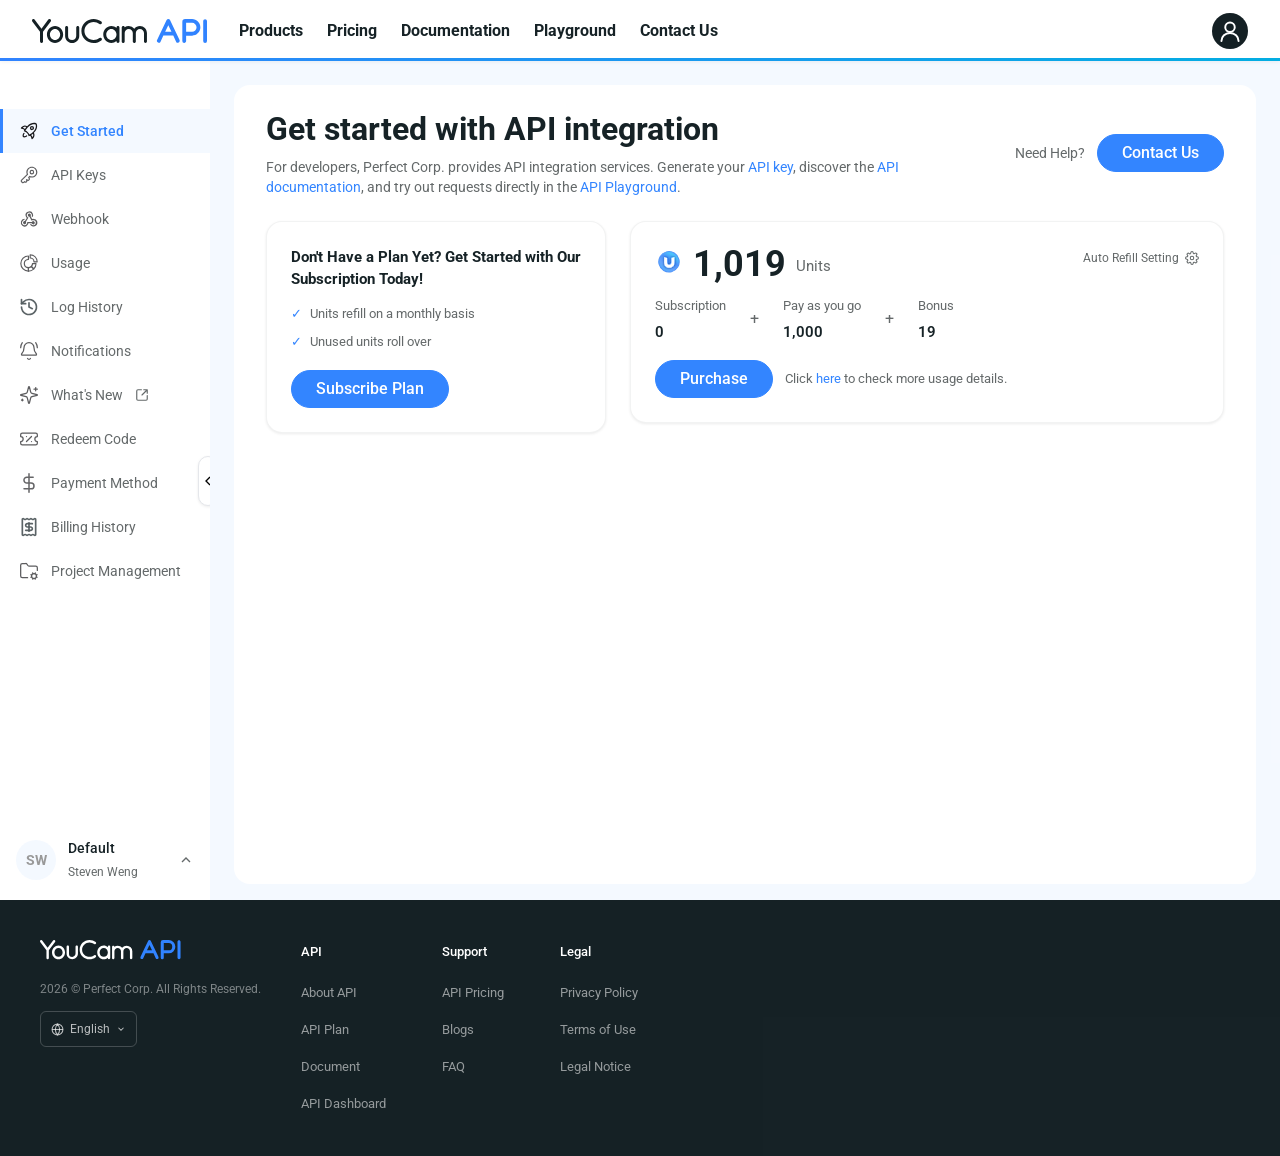
<file: index.html>
<!DOCTYPE html>
<html lang="en">
<head>
  <meta charset="UTF-8" />
  <meta name="viewport" content="width=device-width, initial-scale=1.0" />
  <title>Get Started — YouCam API Console</title>
  <link rel="preconnect" href="https://fonts.googleapis.com" />
  <link href="https://fonts.googleapis.com/css2?family=Roboto:wght@300;400;500;700&display=swap" rel="stylesheet" />
  <link rel="stylesheet" href="src/css/tokens.css" />
  <link rel="stylesheet" href="src/css/components.css" />
</head>
<body>

<!-- ══ TOPNAV ══════════════════════════════════════════════════ -->
<header class="topnav">
  <a href="app.html" class="topnav__logo">
    <img src="src/icon/API_header.svg" alt="YouCam API" style="height:24px;width:auto;" />
  </a>
  <ul class="topnav__links">
    <li><a href="#">Products</a></li>
    <li><a href="#">Pricing</a></li>
    <li><a href="#">Documentation</a></li>
    <li><a href="#">Playground</a></li>
    <li><a href="#">Contact Us</a></li>
  </ul>
  <div class="topnav__spacer"></div>
  <div class="topnav__avatar">
    <img src="src/icon/user.svg" alt="Account" style="width:40px;height:40px;display:block;" />
  </div>
</header>

<!-- ══ APP BODY ════════════════════════════════════════════════ -->
<div class="app-body">

  <!-- SIDEBAR -->
  <aside class="sidebar" id="sidebar">
    <button class="sidebar__collapse-btn" data-sidebar-toggle="sidebar" title="Toggle sidebar">
      <svg width="16" height="16" viewBox="0 0 24 24" fill="none" stroke="currentColor" stroke-width="2">
        <polyline data-arrow points="15 6 9 12 15 18"/>
      </svg>
    </button>
    <nav class="sidebar__nav">
      <a class="sidebar__nav-item active" href="app.html">
        <img src="src/icon/start.svg" class="nav-icon" alt="" />
        <span class="nav-label">Get Started</span>
        
      </a>
      <a class="sidebar__nav-item" href="pages/api-keys.html">
        <img src="src/icon/api-key.svg" class="nav-icon" alt="" />
        <span class="nav-label">API Keys</span>
        
      </a>
      <a class="sidebar__nav-item" href="pages/webhook.html">
        <img src="src/icon/webhook.svg" class="nav-icon" alt="" />
        <span class="nav-label">Webhook</span>
        
      </a>
      <a class="sidebar__nav-item" href="pages/usage.html">
        <img src="src/icon/usage.svg" class="nav-icon" alt="" />
        <span class="nav-label">Usage</span>
        
      </a>
      <a class="sidebar__nav-item" href="pages/log-history.html">
        <img src="src/icon/log history.svg" class="nav-icon" alt="" />
        <span class="nav-label">Log History</span>
      </a>
      <a class="sidebar__nav-item" href="#">
        <img src="src/icon/notification.svg" class="nav-icon" alt="" />
        <span class="nav-label">Notifications</span>
        
      </a>
      <a class="sidebar__nav-item" href="#" target="_blank" rel="noopener">
        <img src="src/icon/whats new.svg" class="nav-icon" alt="" />
        <span class="nav-label">What's New</span>
        <img src="src/icon/external link.svg" class="nav-external" alt="" />
      </a>
      <a class="sidebar__nav-item" href="#">
        <img src="src/icon/redeem code.svg" class="nav-icon" alt="" />
        <span class="nav-label">Redeem Code</span>
        
      </a>
      <a class="sidebar__nav-item" href="#">
        <img src="src/icon/payment.svg" class="nav-icon" alt="" />
        <span class="nav-label">Payment Method</span>
        
      </a>
      <a class="sidebar__nav-item" href="#">
        <img src="src/icon/billing history.svg" class="nav-icon" alt="" />
        <span class="nav-label">Billing History</span>
        
      </a>
      <a class="sidebar__nav-item" href="#">
        <img src="src/icon/project management.svg" class="nav-icon" alt="" />
        <span class="nav-label">Project Management</span>
        
      </a>
    </nav>
    <div class="sidebar__user">
      <div class="sidebar__user-avatar">SW</div>
      <div class="sidebar__user-info">
        <div class="sidebar__user-name">Default</div>
        <div class="sidebar__user-org">Steven Weng</div>
      </div>
      <svg class="sidebar__user-chevron" width="16" height="16" viewBox="0 0 24 24"
        fill="none" stroke="currentColor" stroke-width="2"
        style="margin-left:auto;flex-shrink:0;color:var(--color-text-secondary)">
        <polyline points="18 15 12 9 6 15"/>
      </svg>
    </div>
  </aside>

  <!-- PAGE SHELL -->
  <div class="page-shell">
    <div class="page-content">
      <div class="page-header">
        <div class="page-header__row">
          <div>
            <h1 class="page-header__title">Get started with API integration</h1>
            <p class="page-header__description">
              For developers, Perfect Corp. provides API integration services.
              Generate your <a href="pages/api-keys.html">API key</a>, discover the
              <a href="https://docs.perfectcorp.com/develop/introduction" target="_blank">API documentation</a>,
              and try out requests directly in the
              <a href="https://yce.perfectcorp.com/ai-api/playground" target="_blank">API Playground</a>.
            </p>
          </div>
          <div style="display:flex;align-items:center;gap:12px;flex-shrink:0">
            <span style="font-size:14px;color:var(--color-text-secondary)">Need Help?</span>
            <button class="btn btn-primary">Contact Us</button>
          </div>
        </div>
      </div>

      <div class="cards-row">
        <div class="card card--subscribe">
          <div style="font-size:15px;font-weight:700;line-height:22px;margin-bottom:12px">
            Don't Have a Plan Yet? Get Started with Our Subscription Today!
          </div>
          <div style="font-size:13px;color:var(--color-text-secondary);margin-bottom:16px">
            <div style="display:flex;align-items:center;gap:8px;margin-bottom:4px">
              <span style="color:var(--color-brand);font-weight:600">✓</span> Units refill on a monthly basis
            </div>
            <div style="display:flex;align-items:center;gap:8px">
              <span style="color:var(--color-brand);font-weight:600">✓</span> Unused units roll over
            </div>
          </div>
          <button class="btn btn-primary">Subscribe Plan</button>
        </div>

        <div class="card card--units">
          <div style="display:flex;align-items:flex-start;justify-content:space-between;margin-bottom:12px">
            <div style="display:flex;align-items:center;gap:10px">
              <img src="src/icon/units.svg" style="width:28px;height:28px" alt="units" />
              <span style="font-size:36px;font-weight:700;line-height:1">1,019</span>
              <span style="font-size:15px;color:var(--color-text-secondary);align-self:flex-end;padding-bottom:4px">Units</span>
            </div>
            <div style="display:flex;align-items:center;gap:6px;font-size:12px;color:var(--color-text-secondary)">
              Auto Refill Setting
              <svg width="14" height="14" viewBox="0 0 24 24" fill="none" stroke="currentColor" stroke-width="1.8"><circle cx="12" cy="12" r="3"/><path d="M19.4 15a1.65 1.65 0 0 0 .33 1.82l.06.06a2 2 0 0 1-2.83 2.83l-.06-.06a1.65 1.65 0 0 0-1.82-.33 1.65 1.65 0 0 0-1 1.51V21a2 2 0 0 1-4 0v-.09A1.65 1.65 0 0 0 9 19.4a1.65 1.65 0 0 0-1.82.33l-.06.06a2 2 0 0 1-2.83-2.83l.06-.06A1.65 1.65 0 0 0 4.68 15a1.65 1.65 0 0 0-1.51-1H3a2 2 0 0 1 0-4h.09A1.65 1.65 0 0 0 4.6 9a1.65 1.65 0 0 0-.33-1.82l-.06-.06a2 2 0 0 1 2.83-2.83l.06.06A1.65 1.65 0 0 0 9 4.68a1.65 1.65 0 0 0 1-1.51V3a2 2 0 0 1 4 0v.09a1.65 1.65 0 0 0 1 1.51 1.65 1.65 0 0 0 1.82-.33l.06-.06a2 2 0 0 1 2.83 2.83l-.06.06A1.65 1.65 0 0 0 19.4 9a1.65 1.65 0 0 0 1.51 1H21a2 2 0 0 1 0 4h-.09a1.65 1.65 0 0 0-1.51 1z"/></svg>
            </div>
          </div>
          <div style="display:flex;align-items:center;gap:24px;font-size:13px;margin-bottom:16px">
            <div><div style="color:var(--color-text-secondary);margin-bottom:2px">Subscription</div><div style="font-weight:600;font-size:15px">0</div></div>
            <span style="color:var(--color-text-secondary);font-size:16px">+</span>
            <div><div style="color:var(--color-text-secondary);margin-bottom:2px">Pay as you go</div><div style="font-weight:600;font-size:15px">1,000</div></div>
            <span style="color:var(--color-text-secondary);font-size:16px">+</span>
            <div><div style="color:var(--color-text-secondary);margin-bottom:2px">Bonus</div><div style="font-weight:600;font-size:15px">19</div></div>
          </div>
          <div style="display:flex;align-items:center;gap:12px">
            <button class="btn btn-primary">Purchase</button>
            <span style="font-size:13px;color:var(--color-text-secondary)">Click <a href="pages/usage.html">here</a> to check more usage details.</span>
          </div>
        </div>
      </div>
    </div><!-- /page-content -->
  </div><!-- /page-shell -->

</div><!-- /app-body -->

<!-- ══ FOOTER ══════════════════════════════════════════════════ -->
<footer class="site-footer">
  <div class="site-footer__inner">
    <div class="site-footer__brand">
      <a href="app.html" class="site-footer__logo">
        <img src="src/icon/API_footer.svg" alt="YouCam API" style="height:20px;width:auto;" />
      </a>
      <p class="site-footer__copy">2026 © Perfect Corp. All Rights Reserved.</p>
      <div class="site-footer__lang">
        <svg width="13" height="13" viewBox="0 0 24 24" fill="none" stroke="currentColor" stroke-width="2">
          <circle cx="12" cy="12" r="10"/><line x1="2" y1="12" x2="22" y2="12"/>
          <path d="M12 2a15.3 15.3 0 0 1 4 10 15.3 15.3 0 0 1-4 10 15.3 15.3 0 0 1-4-10 15.3 15.3 0 0 1 4-10z"/>
        </svg>
        <span>English</span>
        <svg width="10" height="10" viewBox="0 0 24 24" fill="none" stroke="currentColor" stroke-width="2.5">
          <polyline points="6 9 12 15 18 9"/>
        </svg>
      </div>
    </div>
    <div class="site-footer__links">
      <div class="site-footer__col">
        <h4 class="site-footer__col-title">API</h4>
        <ul>
          <li><a href="https://yce.perfectcorp.com/ai-api" target="_blank">About API</a></li>
          <li><a href="https://yce.perfectcorp.com/ai-api/api-pricing" target="_blank">API Plan</a></li>
          <li><a href="https://docs.perfectcorp.com/develop/introduction" target="_blank">Document</a></li>
          <li><a href="app.html">API Dashboard</a></li>
        </ul>
      </div>
      <div class="site-footer__col">
        <h4 class="site-footer__col-title">Support</h4>
        <ul>
          <li><a href="https://yce.perfectcorp.com/ai-api/api-pricing" target="_blank">API Pricing</a></li>
          <li><a href="https://www.perfectcorp.com/consumer/blog" target="_blank">Blogs</a></li>
          <li><a href="https://yce.perfectcorp.com/faq" target="_blank">FAQ</a></li>
        </ul>
      </div>
      <div class="site-footer__col">
        <h4 class="site-footer__col-title">Legal</h4>
        <ul>
          <li><a href="#" target="_blank">Privacy Policy</a></li>
          <li><a href="#" target="_blank">Terms of Use</a></li>
          <li><a href="#" target="_blank">Legal Notice</a></li>
        </ul>
      </div>
    </div>
  </div>
</footer>

<script src="src/js/components.js"></script>
</body>
</html>
</file>
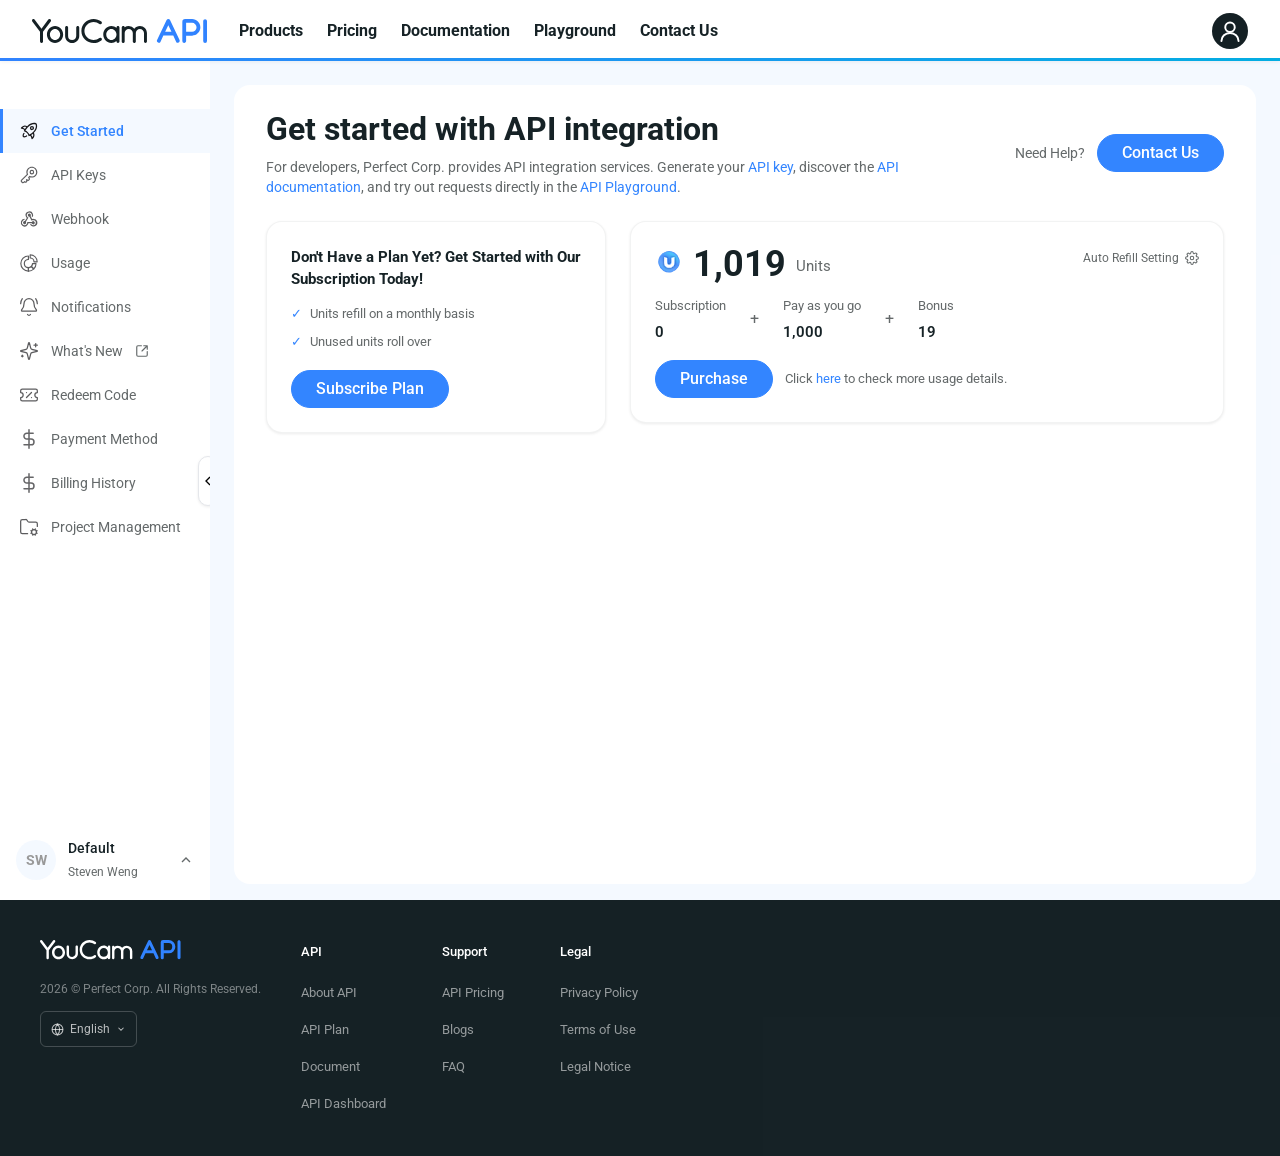
<file: app.html>
<!DOCTYPE html>
<html lang="en">
<head>
  <meta charset="UTF-8" />
  <meta name="viewport" content="width=device-width, initial-scale=1.0" />
  <title>Get Started — YouCam API Console</title>
  <link rel="preconnect" href="https://fonts.googleapis.com" />
  <link href="https://fonts.googleapis.com/css2?family=Roboto:wght@300;400;500;700&display=swap" rel="stylesheet" />
  <link rel="stylesheet" href="src/css/tokens.css" />
  <link rel="stylesheet" href="src/css/components.css" />
</head>
<body>

<!-- ══ TOPNAV ══════════════════════════════════════════════════ -->
<header class="topnav">
  <a href="app.html" class="topnav__logo">
    <img src="src/icon/API_header.svg" alt="YouCam API" style="height:24px;width:auto;" />
  </a>
  <ul class="topnav__links">
    <li><a href="#">Products</a></li>
    <li><a href="#">Pricing</a></li>
    <li><a href="#">Documentation</a></li>
    <li><a href="#">Playground</a></li>
    <li><a href="#">Contact Us</a></li>
  </ul>
  <div class="topnav__spacer"></div>
  <div class="topnav__avatar">
    <img src="src/icon/user.svg" alt="Account" style="width:40px;height:40px;display:block;" />
  </div>
</header>

<!-- ══ APP BODY ════════════════════════════════════════════════ -->
<div class="app-body">

  <!-- SIDEBAR -->
  <aside class="sidebar" id="sidebar">
    <button class="sidebar__collapse-btn" data-sidebar-toggle="sidebar" title="Toggle sidebar">
      <svg width="16" height="16" viewBox="0 0 24 24" fill="none" stroke="currentColor" stroke-width="2">
        <polyline data-arrow points="15 6 9 12 15 18"/>
      </svg>
    </button>
    <nav class="sidebar__nav">
      <a class="sidebar__nav-item active" href="app.html">
        <img src="src/icon/start.svg" class="nav-icon" alt="" />
        <span class="nav-label">Get Started</span>
        
      </a>
      <a class="sidebar__nav-item" href="pages/api-keys.html">
        <img src="src/icon/api-key.svg" class="nav-icon" alt="" />
        <span class="nav-label">API Keys</span>
        
      </a>
      <a class="sidebar__nav-item" href="pages/webhook.html">
        <img src="src/icon/webhook.svg" class="nav-icon" alt="" />
        <span class="nav-label">Webhook</span>
        
      </a>
      <a class="sidebar__nav-item" href="pages/usage.html">
        <img src="src/icon/usage.svg" class="nav-icon" alt="" />
        <span class="nav-label">Usage</span>
        
      </a>
      <a class="sidebar__nav-item" href="#">
        <img src="src/icon/notification.svg" class="nav-icon" alt="" />
        <span class="nav-label">Notifications</span>
        
      </a>
      <a class="sidebar__nav-item" href="#" target="_blank" rel="noopener">
        <img src="src/icon/whats new.svg" class="nav-icon" alt="" />
        <span class="nav-label">What's New</span>
        <img src="src/icon/external link.svg" class="nav-external" alt="" />
      </a>
      <a class="sidebar__nav-item" href="#">
        <img src="src/icon/redeem code.svg" class="nav-icon" alt="" />
        <span class="nav-label">Redeem Code</span>
        
      </a>
      <a class="sidebar__nav-item" href="#">
        <img src="src/icon/billing.svg" class="nav-icon" alt="" />
        <span class="nav-label">Payment Method</span>
        
      </a>
      <a class="sidebar__nav-item" href="#">
        <img src="src/icon/billing.svg" class="nav-icon" alt="" />
        <span class="nav-label">Billing History</span>
        
      </a>
      <a class="sidebar__nav-item" href="#">
        <img src="src/icon/project management.svg" class="nav-icon" alt="" />
        <span class="nav-label">Project Management</span>
        
      </a>
    </nav>
    <div class="sidebar__user">
      <div class="sidebar__user-avatar">SW</div>
      <div class="sidebar__user-info">
        <div class="sidebar__user-name">Default</div>
        <div class="sidebar__user-org">Steven Weng</div>
      </div>
      <svg class="sidebar__user-chevron" width="16" height="16" viewBox="0 0 24 24"
        fill="none" stroke="currentColor" stroke-width="2"
        style="margin-left:auto;flex-shrink:0;color:var(--color-text-secondary)">
        <polyline points="18 15 12 9 6 15"/>
      </svg>
    </div>
  </aside>

  <!-- PAGE SHELL -->
  <div class="page-shell">
    <div class="page-content">
      <div class="page-header">
        <div class="page-header__row">
          <div>
            <h1 class="page-header__title">Get started with API integration</h1>
            <p class="page-header__description">
              For developers, Perfect Corp. provides API integration services.
              Generate your <a href="pages/api-keys.html">API key</a>, discover the
              <a href="https://docs.perfectcorp.com/develop/introduction" target="_blank">API documentation</a>,
              and try out requests directly in the
              <a href="https://yce.perfectcorp.com/ai-api/playground" target="_blank">API Playground</a>.
            </p>
          </div>
          <div style="display:flex;align-items:center;gap:12px;flex-shrink:0">
            <span style="font-size:14px;color:var(--color-text-secondary)">Need Help?</span>
            <button class="btn btn-primary">Contact Us</button>
          </div>
        </div>
      </div>

      <div class="cards-row">
        <div class="card card--subscribe">
          <div style="font-size:15px;font-weight:700;line-height:22px;margin-bottom:12px">
            Don't Have a Plan Yet? Get Started with Our Subscription Today!
          </div>
          <div style="font-size:13px;color:var(--color-text-secondary);margin-bottom:16px">
            <div style="display:flex;align-items:center;gap:8px;margin-bottom:4px">
              <span style="color:var(--color-brand);font-weight:600">✓</span> Units refill on a monthly basis
            </div>
            <div style="display:flex;align-items:center;gap:8px">
              <span style="color:var(--color-brand);font-weight:600">✓</span> Unused units roll over
            </div>
          </div>
          <button class="btn btn-primary">Subscribe Plan</button>
        </div>

        <div class="card card--units">
          <div style="display:flex;align-items:flex-start;justify-content:space-between;margin-bottom:12px">
            <div style="display:flex;align-items:center;gap:10px">
              <img src="src/icon/units.svg" style="width:28px;height:28px" alt="units" />
              <span style="font-size:36px;font-weight:700;line-height:1">1,019</span>
              <span style="font-size:15px;color:var(--color-text-secondary);align-self:flex-end;padding-bottom:4px">Units</span>
            </div>
            <div style="display:flex;align-items:center;gap:6px;font-size:12px;color:var(--color-text-secondary)">
              Auto Refill Setting
              <svg width="14" height="14" viewBox="0 0 24 24" fill="none" stroke="currentColor" stroke-width="1.8"><circle cx="12" cy="12" r="3"/><path d="M19.4 15a1.65 1.65 0 0 0 .33 1.82l.06.06a2 2 0 0 1-2.83 2.83l-.06-.06a1.65 1.65 0 0 0-1.82-.33 1.65 1.65 0 0 0-1 1.51V21a2 2 0 0 1-4 0v-.09A1.65 1.65 0 0 0 9 19.4a1.65 1.65 0 0 0-1.82.33l-.06.06a2 2 0 0 1-2.83-2.83l.06-.06A1.65 1.65 0 0 0 4.68 15a1.65 1.65 0 0 0-1.51-1H3a2 2 0 0 1 0-4h.09A1.65 1.65 0 0 0 4.6 9a1.65 1.65 0 0 0-.33-1.82l-.06-.06a2 2 0 0 1 2.83-2.83l.06.06A1.65 1.65 0 0 0 9 4.68a1.65 1.65 0 0 0 1-1.51V3a2 2 0 0 1 4 0v.09a1.65 1.65 0 0 0 1 1.51 1.65 1.65 0 0 0 1.82-.33l.06-.06a2 2 0 0 1 2.83 2.83l-.06.06A1.65 1.65 0 0 0 19.4 9a1.65 1.65 0 0 0 1.51 1H21a2 2 0 0 1 0 4h-.09a1.65 1.65 0 0 0-1.51 1z"/></svg>
            </div>
          </div>
          <div style="display:flex;align-items:center;gap:24px;font-size:13px;margin-bottom:16px">
            <div><div style="color:var(--color-text-secondary);margin-bottom:2px">Subscription</div><div style="font-weight:600;font-size:15px">0</div></div>
            <span style="color:var(--color-text-secondary);font-size:16px">+</span>
            <div><div style="color:var(--color-text-secondary);margin-bottom:2px">Pay as you go</div><div style="font-weight:600;font-size:15px">1,000</div></div>
            <span style="color:var(--color-text-secondary);font-size:16px">+</span>
            <div><div style="color:var(--color-text-secondary);margin-bottom:2px">Bonus</div><div style="font-weight:600;font-size:15px">19</div></div>
          </div>
          <div style="display:flex;align-items:center;gap:12px">
            <button class="btn btn-primary">Purchase</button>
            <span style="font-size:13px;color:var(--color-text-secondary)">Click <a href="pages/usage.html">here</a> to check more usage details.</span>
          </div>
        </div>
      </div>
    </div><!-- /page-content -->
  </div><!-- /page-shell -->

</div><!-- /app-body -->

<!-- ══ FOOTER ══════════════════════════════════════════════════ -->
<footer class="site-footer">
  <div class="site-footer__inner">
    <div class="site-footer__brand">
      <a href="app.html" class="site-footer__logo">
        <img src="src/icon/API_footer.svg" alt="YouCam API" style="height:20px;width:auto;" />
      </a>
      <p class="site-footer__copy">2026 © Perfect Corp. All Rights Reserved.</p>
      <div class="site-footer__lang">
        <svg width="13" height="13" viewBox="0 0 24 24" fill="none" stroke="currentColor" stroke-width="2">
          <circle cx="12" cy="12" r="10"/><line x1="2" y1="12" x2="22" y2="12"/>
          <path d="M12 2a15.3 15.3 0 0 1 4 10 15.3 15.3 0 0 1-4 10 15.3 15.3 0 0 1-4-10 15.3 15.3 0 0 1 4-10z"/>
        </svg>
        <span>English</span>
        <svg width="10" height="10" viewBox="0 0 24 24" fill="none" stroke="currentColor" stroke-width="2.5">
          <polyline points="6 9 12 15 18 9"/>
        </svg>
      </div>
    </div>
    <div class="site-footer__links">
      <div class="site-footer__col">
        <h4 class="site-footer__col-title">API</h4>
        <ul>
          <li><a href="https://yce.perfectcorp.com/ai-api" target="_blank">About API</a></li>
          <li><a href="https://yce.perfectcorp.com/ai-api/api-pricing" target="_blank">API Plan</a></li>
          <li><a href="https://docs.perfectcorp.com/develop/introduction" target="_blank">Document</a></li>
          <li><a href="app.html">API Dashboard</a></li>
        </ul>
      </div>
      <div class="site-footer__col">
        <h4 class="site-footer__col-title">Support</h4>
        <ul>
          <li><a href="https://yce.perfectcorp.com/ai-api/api-pricing" target="_blank">API Pricing</a></li>
          <li><a href="https://www.perfectcorp.com/consumer/blog" target="_blank">Blogs</a></li>
          <li><a href="https://yce.perfectcorp.com/faq" target="_blank">FAQ</a></li>
        </ul>
      </div>
      <div class="site-footer__col">
        <h4 class="site-footer__col-title">Legal</h4>
        <ul>
          <li><a href="#" target="_blank">Privacy Policy</a></li>
          <li><a href="#" target="_blank">Terms of Use</a></li>
          <li><a href="#" target="_blank">Legal Notice</a></li>
        </ul>
      </div>
    </div>
  </div>
</footer>

<script src="src/js/components.js"></script>
</body>
</html>
</file>
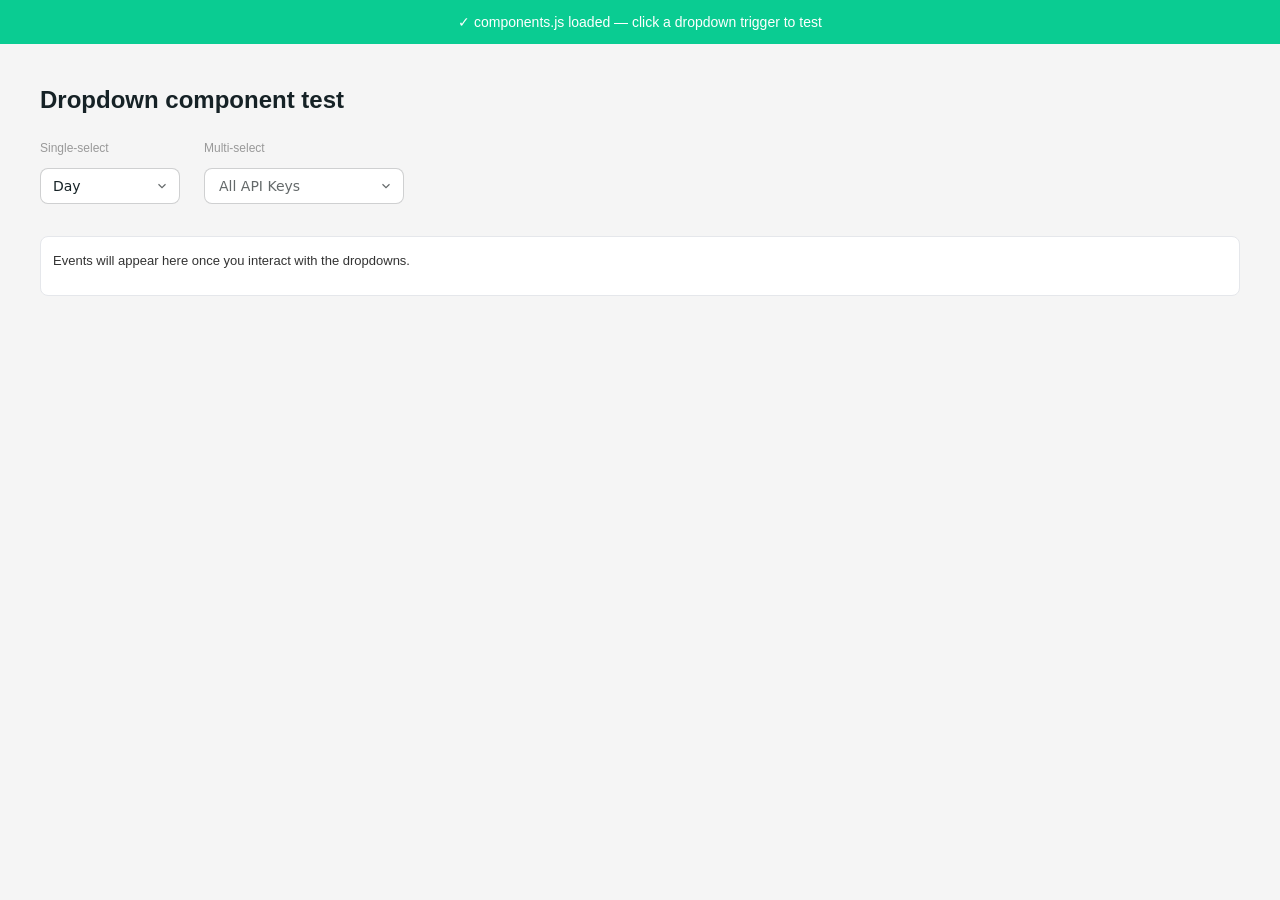
<file: test-dropdown.html>
<!DOCTYPE html>
<html lang="en">
<head>
  <meta charset="UTF-8" />
  <title>Dropdown Debug</title>
  <link rel="stylesheet" href="src/css/tokens.css" />
  <link rel="stylesheet" href="src/css/components.css" />
  <style>
    body { font-family: Roboto, sans-serif; padding: 40px; background: #f5f5f5; }
    h2 { margin-bottom: 24px; }
    .row { display: flex; gap: 24px; flex-wrap: wrap; margin-bottom: 32px; }
    #status {
      position: fixed; top: 0; left: 0; right: 0;
      padding: 10px 16px; font-size: 14px; font-weight: 500;
      background: #de0000; color: #fff; text-align: center;
      transition: background .3s;
    }
    #status.ok { background: #0acc92; }
    #log {
      margin-top: 24px; padding: 12px; background: #fff;
      border: 1px solid #e5e7eb; border-radius: 8px;
      font-size: 13px; color: #333; min-height: 60px;
    }
  </style>
</head>
<body>

<div id="status">⚠ components.js NOT loaded yet</div>

<div style="margin-top: 48px;">
  <h2>Dropdown component test</h2>

  <div class="row">

    <!-- Single select -->
    <div>
      <p style="font-size:12px;color:#999;margin-bottom:8px;">Single-select</p>
      <div class="custom-select" data-select id="testSingle">
        <button class="custom-select__trigger" type="button">
          <span class="custom-select__value">Day</span>
          <svg class="custom-select__chevron" width="14" height="14" viewBox="0 0 24 24"
               fill="none" stroke="currentColor" stroke-width="2">
            <polyline points="6 9 12 15 18 9"/>
          </svg>
        </button>
        <div class="custom-select__dropdown">
          <div class="custom-select__option selected" data-value="day">Day</div>
          <div class="custom-select__option" data-value="week">Week</div>
          <div class="custom-select__option" data-value="month">Month</div>
        </div>
      </div>
    </div>

    <!-- Multi select -->
    <div>
      <p style="font-size:12px;color:#999;margin-bottom:8px;">Multi-select</p>
      <div class="custom-select custom-select--multi" data-select data-multi style="min-width:200px" id="testMulti">
        <div class="custom-select__trigger" role="button" tabindex="0">
          <div class="custom-select__tags" data-tags></div>
          <span class="custom-select__placeholder">All API Keys</span>
          <svg class="custom-select__chevron" width="14" height="14" viewBox="0 0 24 24"
               fill="none" stroke="currentColor" stroke-width="2">
            <polyline points="6 9 12 15 18 9"/>
          </svg>
        </div>
        <div class="custom-select__dropdown">
          <div class="custom-select__option custom-select__option--all" data-select-all>
            <span class="custom-select__checkbox"></span>Select All
          </div>
          <div class="custom-select__option" data-value="sk-1">
            <span class="custom-select__checkbox"></span>sk-KgGrOmdrpsoSfyndgwXD...
          </div>
          <div class="custom-select__option" data-value="sk-2">
            <span class="custom-select__checkbox"></span>sk-AbCdEfGhIjKlMnOpQrSt...
          </div>
        </div>
      </div>
    </div>

  </div>

  <div id="log">Events will appear here once you interact with the dropdowns.</div>
</div>

<script src="src/js/components.js"></script>
<script>
  // Confirm components.js loaded
  document.getElementById('status').textContent = '✓ components.js loaded — click a dropdown trigger to test';
  document.getElementById('status').classList.add('ok');

  // Log change events
  document.addEventListener('change', (e) => {
    const sel = e.target.closest('.custom-select');
    if (!sel) return;
    const log = document.getElementById('log');
    const detail = e.detail
      ? (Array.isArray(e.detail) ? JSON.stringify(e.detail) : JSON.stringify(e.detail))
      : 'native change';
    log.innerHTML = `<strong>change event</strong> on #${sel.id || '(no id)'}<br>detail: ${detail}` + '<br><br>' + log.innerHTML;
  });

  // Log clicks on triggers for debug
  document.addEventListener('click', (e) => {
    const t = e.target.closest('.custom-select__trigger');
    if (!t) return;
    const sel = t.closest('.custom-select');
    const log = document.getElementById('log');
    const isOpen = sel.classList.contains('open');
    log.innerHTML = `<strong>trigger clicked</strong> on #${sel.id || '(no id)'} — now ${isOpen ? 'OPEN' : 'CLOSED'}` + '<br><br>' + log.innerHTML;
  }, true /* capture phase — fires before handler, so isOpen = state AFTER open handler */);
</script>
</body>
</html>
</file>
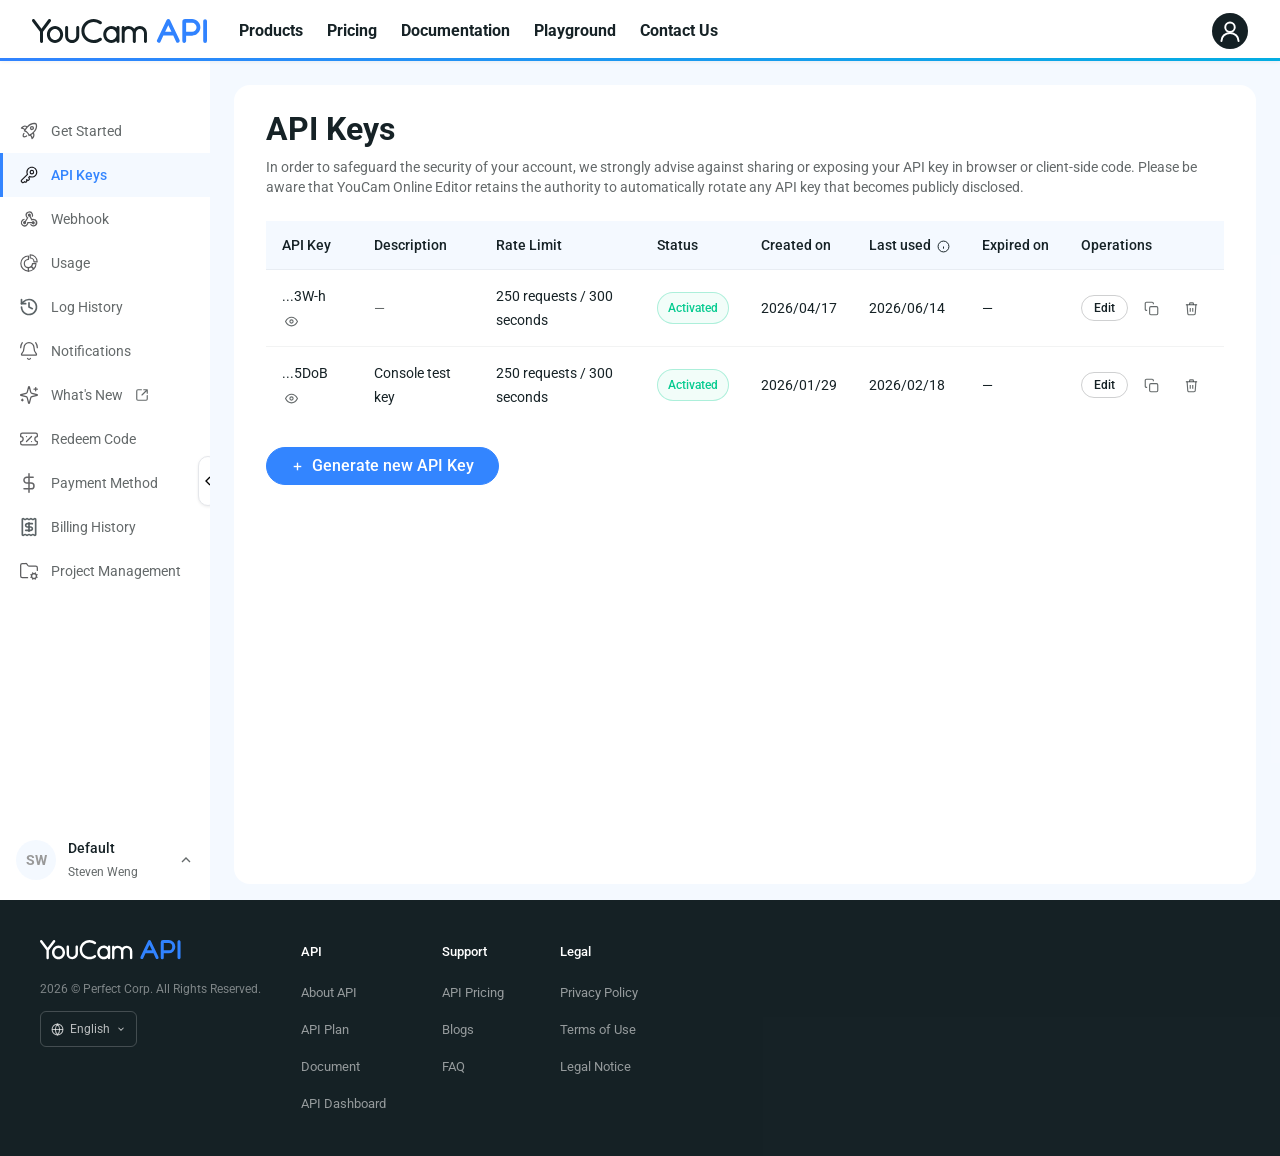
<file: pages/api-keys.html>
<!DOCTYPE html>
<html lang="en">
<head>
  <meta charset="UTF-8" />
  <meta name="viewport" content="width=device-width, initial-scale=1.0" />
  <title>API Keys — YouCam API Console</title>
  <link rel="preconnect" href="https://fonts.googleapis.com" />
  <link href="https://fonts.googleapis.com/css2?family=Roboto:wght@300;400;500;700&display=swap" rel="stylesheet" />
  <link rel="stylesheet" href="../src/css/tokens.css" />
  <link rel="stylesheet" href="../src/css/components.css" />
  <style>
    .tooltip-anchor { position: relative; }
    .tooltip-box {
      display: none;
      position: absolute;
      top: calc(100% + 6px);
      left: 50%;
      transform: translateX(-50%);
      width: 260px;
      background: var(--color-surface-overlay, #1e2128);
      color: #fff;
      font-size: 12px;
      font-weight: 400;
      line-height: 1.5;
      padding: 8px 10px;
      border-radius: 6px;
      white-space: normal;
      z-index: 999;
      pointer-events: none;
      box-shadow: 0 4px 12px rgba(0,0,0,0.18);
    }
    .tooltip-anchor:hover .tooltip-box,
    .tooltip-anchor:focus .tooltip-box { display: block; }
  </style>
</head>
<body>

<!-- ══ TOPNAV ══════════════════════════════════════════════════ -->
<header class="topnav">
  <a href="../index.html" class="topnav__logo">
    <img src="../src/icon/API_header.svg" alt="YouCam API" style="height:24px;width:auto;" />
  </a>
  <ul class="topnav__links">
    <li><a href="#">Products</a></li>
    <li><a href="#">Pricing</a></li>
    <li><a href="#">Documentation</a></li>
    <li><a href="#">Playground</a></li>
    <li><a href="#">Contact Us</a></li>
  </ul>
  <div class="topnav__spacer"></div>
  <div class="topnav__avatar">
    <img src="../src/icon/user.svg" alt="Account" style="width:40px;height:40px;display:block;" />
  </div>
</header>

<!-- ══ APP BODY ════════════════════════════════════════════════ -->
<div class="app-body">

  <!-- SIDEBAR -->
  <aside class="sidebar" id="sidebar">
    <button class="sidebar__collapse-btn" data-sidebar-toggle="sidebar" title="Toggle sidebar">
      <svg width="16" height="16" viewBox="0 0 24 24" fill="none" stroke="currentColor" stroke-width="2">
        <polyline data-arrow points="15 6 9 12 15 18"/>
      </svg>
    </button>
    <nav class="sidebar__nav">
      <a class="sidebar__nav-item" href="../index.html">
        <img src="../src/icon/start.svg" class="nav-icon" alt="" />
        <span class="nav-label">Get Started</span>
        
      </a>
      <a class="sidebar__nav-item active" href="api-keys.html">
        <img src="../src/icon/api-key.svg" class="nav-icon" alt="" />
        <span class="nav-label">API Keys</span>
        
      </a>
      <a class="sidebar__nav-item" href="webhook.html">
        <img src="../src/icon/webhook.svg" class="nav-icon" alt="" />
        <span class="nav-label">Webhook</span>
        
      </a>
      <a class="sidebar__nav-item" href="usage.html">
        <img src="../src/icon/usage.svg" class="nav-icon" alt="" />
        <span class="nav-label">Usage</span>
        
      </a>
      <a class="sidebar__nav-item" href="log-history.html">
        <img src="../src/icon/log history.svg" class="nav-icon" alt="" />
        <span class="nav-label">Log History</span>
      </a>
      <a class="sidebar__nav-item" href="#">
        <img src="../src/icon/notification.svg" class="nav-icon" alt="" />
        <span class="nav-label">Notifications</span>
        
      </a>
      <a class="sidebar__nav-item" href="#" target="_blank" rel="noopener">
        <img src="../src/icon/whats new.svg" class="nav-icon" alt="" />
        <span class="nav-label">What's New</span>
        <img src="../src/icon/external link.svg" class="nav-external" alt="" />
      </a>
      <a class="sidebar__nav-item" href="#">
        <img src="../src/icon/redeem code.svg" class="nav-icon" alt="" />
        <span class="nav-label">Redeem Code</span>
        
      </a>
      <a class="sidebar__nav-item" href="#">
        <img src="../src/icon/payment.svg" class="nav-icon" alt="" />
        <span class="nav-label">Payment Method</span>
        
      </a>
      <a class="sidebar__nav-item" href="#">
        <img src="../src/icon/billing history.svg" class="nav-icon" alt="" />
        <span class="nav-label">Billing History</span>
        
      </a>
      <a class="sidebar__nav-item" href="#">
        <img src="../src/icon/project management.svg" class="nav-icon" alt="" />
        <span class="nav-label">Project Management</span>
        
      </a>
    </nav>
    <div class="sidebar__user">
      <div class="sidebar__user-avatar">SW</div>
      <div class="sidebar__user-info">
        <div class="sidebar__user-name">Default</div>
        <div class="sidebar__user-org">Steven Weng</div>
      </div>
      <svg class="sidebar__user-chevron" width="16" height="16" viewBox="0 0 24 24"
        fill="none" stroke="currentColor" stroke-width="2"
        style="margin-left:auto;flex-shrink:0;color:var(--color-text-secondary)">
        <polyline points="18 15 12 9 6 15"/>
      </svg>
    </div>
  </aside>

  <!-- PAGE SHELL -->
  <div class="page-shell">
    <div class="page-content">
      <div class="page-header">
        <h1 class="page-header__title">API Keys</h1>
        <p class="page-header__description">In order to safeguard the security of your account, we strongly advise against sharing or exposing your API key in browser or client-side code. Please be aware that YouCam Online Editor retains the authority to automatically rotate any API key that becomes publicly disclosed.</p>
      </div>

      <div class="table-wrapper" style="margin-bottom:24px">
          <table class="table">
            <thead><tr>
              <th>API Key</th><th>Description</th><th>Rate Limit</th>
              <th>Status</th><th>Created on</th><th>Last used <span class="tooltip-anchor" style="display:inline-flex;align-items:center;vertical-align:middle;margin-left:3px;cursor:default;" tabindex="0">
                <svg width="13" height="13" viewBox="0 0 24 24" fill="none" stroke="currentColor" stroke-width="1.8" style="color:var(--color-text-tertiary);flex-shrink:0;"><circle cx="12" cy="12" r="10"/><line x1="12" y1="16" x2="12" y2="12"/><line x1="12" y1="8" x2="12.01" y2="8"/></svg>
                <span class="tooltip-box" role="tooltip">The last time this key was used to run an AI task. Checking task status or uploading files does not update this timestamp.</span>
              </span></th><th>Expired on</th><th>Operations</th>
            </tr></thead>
            <tbody>
              <tr>
                <td>...3W-h <button class="btn-icon" style="width:18px;height:18px;vertical-align:middle" title="Show"><svg width="13" height="13" viewBox="0 0 24 24" fill="none" stroke="currentColor" stroke-width="2"><path d="M1 12s4-8 11-8 11 8 11 8-4 8-11 8-11-8-11-8z"/><circle cx="12" cy="12" r="3"/></svg></button></td>
                <td style="color:var(--color-text-secondary)">—</td>
                <td>250 requests / 300 seconds</td>
                <td><span class="badge badge-success">Activated</span></td>
                <td>2026/04/17</td><td>2026/06/14</td><td>—</td>
                <td><div class="ops-cell">
                  <button class="btn btn-secondary">Edit</button>
                  <button class="btn-icon" data-copy="...3W-h" title="Copy"><svg width="15" height="15" viewBox="0 0 24 24" fill="none" stroke="currentColor" stroke-width="1.8"><rect x="9" y="9" width="13" height="13" rx="2"/><path d="M5 15H4a2 2 0 0 1-2-2V4a2 2 0 0 1 2-2h9a2 2 0 0 1 2 2v1"/></svg></button>
                  <button class="btn-icon danger" data-confirm="Delete this API key?" data-confirm-label="Delete" title="Delete"><svg width="15" height="15" viewBox="0 0 24 24" fill="none" stroke="currentColor" stroke-width="1.8"><polyline points="3 6 5 6 21 6"/><path d="M19 6l-1 14a2 2 0 0 1-2 2H8a2 2 0 0 1-2-2L5 6"/><path d="M10 11v6M14 11v6M9 6V4a1 1 0 0 1 1-1h4a1 1 0 0 1 1 1v2"/></svg></button>
                </div></td>
              </tr>
              <tr>
                <td>...5DoB <button class="btn-icon" style="width:18px;height:18px;vertical-align:middle" title="Show"><svg width="13" height="13" viewBox="0 0 24 24" fill="none" stroke="currentColor" stroke-width="2"><path d="M1 12s4-8 11-8 11 8 11 8-4 8-11 8-11-8-11-8z"/><circle cx="12" cy="12" r="3"/></svg></button></td>
                <td>Console test key</td>
                <td>250 requests / 300 seconds</td>
                <td><span class="badge badge-success">Activated</span></td>
                <td>2026/01/29</td><td>2026/02/18</td><td>—</td>
                <td><div class="ops-cell">
                  <button class="btn btn-secondary">Edit</button>
                  <button class="btn-icon" data-copy="...5DoB" title="Copy"><svg width="15" height="15" viewBox="0 0 24 24" fill="none" stroke="currentColor" stroke-width="1.8"><rect x="9" y="9" width="13" height="13" rx="2"/><path d="M5 15H4a2 2 0 0 1-2-2V4a2 2 0 0 1 2-2h9a2 2 0 0 1 2 2v1"/></svg></button>
                  <button class="btn-icon danger" data-confirm="Delete this API key?" data-confirm-label="Delete" title="Delete"><svg width="15" height="15" viewBox="0 0 24 24" fill="none" stroke="currentColor" stroke-width="1.8"><polyline points="3 6 5 6 21 6"/><path d="M19 6l-1 14a2 2 0 0 1-2 2H8a2 2 0 0 1-2-2L5 6"/><path d="M10 11v6M14 11v6M9 6V4a1 1 0 0 1 1-1h4a1 1 0 0 1 1 1v2"/></svg></button>
                </div></td>
              </tr>
            </tbody>
          </table>
      </div>

      <button class="btn btn-primary" data-modal-open="modalGenerateKey">
        <svg width="13" height="13" viewBox="0 0 24 24" fill="none" stroke="currentColor" stroke-width="2.5"><line x1="12" y1="5" x2="12" y2="19"/><line x1="5" y1="12" x2="19" y2="12"/></svg>
        Generate new API Key
      </button>

<!-- Generate API Key Modal -->
<div class="modal-overlay" id="modalGenerateKey">
  <div class="modal">
    <div class="modal__header">
      <span class="modal__title">Generate API key</span>
      <button class="modal__close" data-modal-close>
        <svg width="16" height="16" viewBox="0 0 24 24" fill="none" stroke="currentColor" stroke-width="2"><line x1="18" y1="6" x2="6" y2="18"/><line x1="6" y1="6" x2="18" y2="18"/></svg>
      </button>
    </div>
    <div class="modal__body">
      <div class="form-group">
        <label class="form-label">Expiration <span class="required">*</span></label>
        <div style="display:flex;align-items:center;gap:16px">
          <input class="input" type="date" value="2026-08-08" style="flex:1" id="expiryDate" />
          <label class="checkbox-wrapper">
            <input type="checkbox" class="checkbox" id="chkPermanent" />
            <span class="checkbox-label">Permanent</span>
          </label>
        </div>
      </div>
      <div class="form-group">
        <label class="form-label">Description</label>
        <textarea class="textarea" placeholder="Description (no more than 50 words)" rows="3"></textarea>
      </div>
    </div>
    <div class="modal__footer">
      <button class="btn btn-primary" id="btnGenerate">Generate</button>
    </div>
  </div>
</div>
    </div><!-- /page-content -->
  </div><!-- /page-shell -->

</div><!-- /app-body -->

<!-- ══ FOOTER ══════════════════════════════════════════════════ -->
<footer class="site-footer">
  <div class="site-footer__inner">
    <div class="site-footer__brand">
      <a href="../index.html" class="site-footer__logo">
        <img src="../src/icon/API_footer.svg" alt="YouCam API" style="height:20px;width:auto;" />
      </a>
      <p class="site-footer__copy">2026 © Perfect Corp. All Rights Reserved.</p>
      <div class="site-footer__lang">
        <svg width="13" height="13" viewBox="0 0 24 24" fill="none" stroke="currentColor" stroke-width="2">
          <circle cx="12" cy="12" r="10"/><line x1="2" y1="12" x2="22" y2="12"/>
          <path d="M12 2a15.3 15.3 0 0 1 4 10 15.3 15.3 0 0 1-4 10 15.3 15.3 0 0 1-4-10 15.3 15.3 0 0 1 4-10z"/>
        </svg>
        <span>English</span>
        <svg width="10" height="10" viewBox="0 0 24 24" fill="none" stroke="currentColor" stroke-width="2.5">
          <polyline points="6 9 12 15 18 9"/>
        </svg>
      </div>
    </div>
    <div class="site-footer__links">
      <div class="site-footer__col">
        <h4 class="site-footer__col-title">API</h4>
        <ul>
          <li><a href="https://yce.perfectcorp.com/ai-api" target="_blank">About API</a></li>
          <li><a href="https://yce.perfectcorp.com/ai-api/api-pricing" target="_blank">API Plan</a></li>
          <li><a href="https://docs.perfectcorp.com/develop/introduction" target="_blank">Document</a></li>
          <li><a href="../index.html">API Dashboard</a></li>
        </ul>
      </div>
      <div class="site-footer__col">
        <h4 class="site-footer__col-title">Support</h4>
        <ul>
          <li><a href="https://yce.perfectcorp.com/ai-api/api-pricing" target="_blank">API Pricing</a></li>
          <li><a href="https://www.perfectcorp.com/consumer/blog" target="_blank">Blogs</a></li>
          <li><a href="https://yce.perfectcorp.com/faq" target="_blank">FAQ</a></li>
        </ul>
      </div>
      <div class="site-footer__col">
        <h4 class="site-footer__col-title">Legal</h4>
        <ul>
          <li><a href="#" target="_blank">Privacy Policy</a></li>
          <li><a href="#" target="_blank">Terms of Use</a></li>
          <li><a href="#" target="_blank">Legal Notice</a></li>
        </ul>
      </div>
    </div>
  </div>
</footer>

<script>
  document.getElementById('chkPermanent').addEventListener('change', function(){
    document.getElementById('expiryDate').disabled = this.checked;
  });
  document.getElementById('btnGenerate').addEventListener('click', function(){
    Toast.show('API Key generated!', 'success');
    Modal.close('modalGenerateKey');
  });
</script>
<script src="../src/js/components.js"></script>
</body>
</html>
</file>
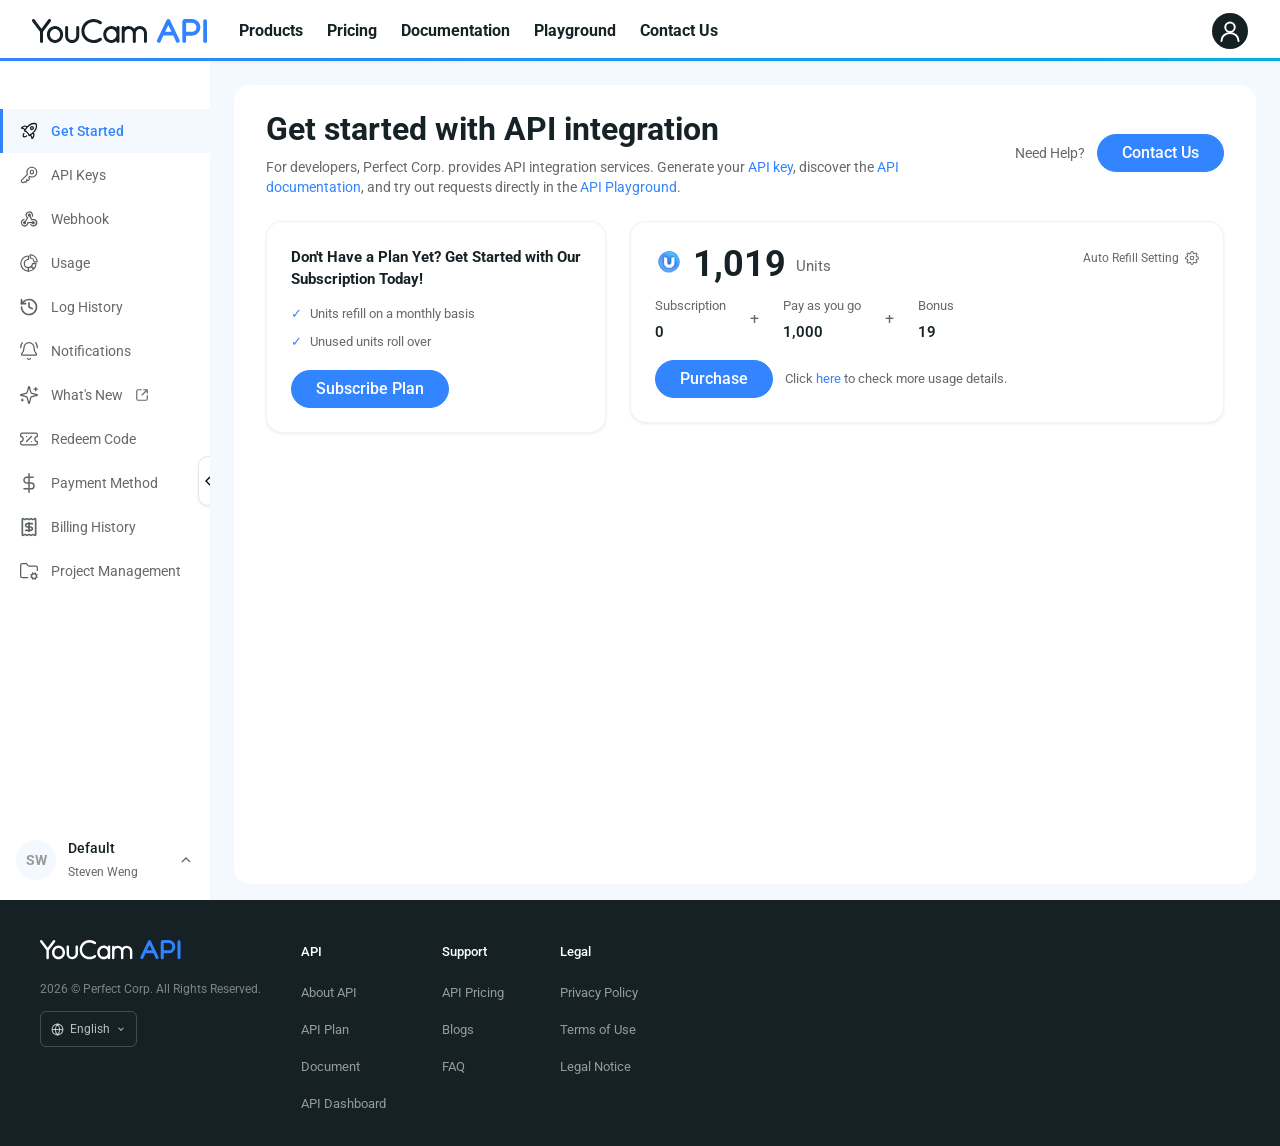
<file: pages/get-started.html>
<!DOCTYPE html>
<html>
<head>
  <meta charset="UTF-8" />
  <meta http-equiv="refresh" content="0;url=../index.html" />
  <title>Redirecting…</title>
</head>
<body><p style="font-family:sans-serif;padding:40px;color:#666">
  Redirecting to <a href="../index.html">index.html</a>…
</p></body>
</html>
</file>
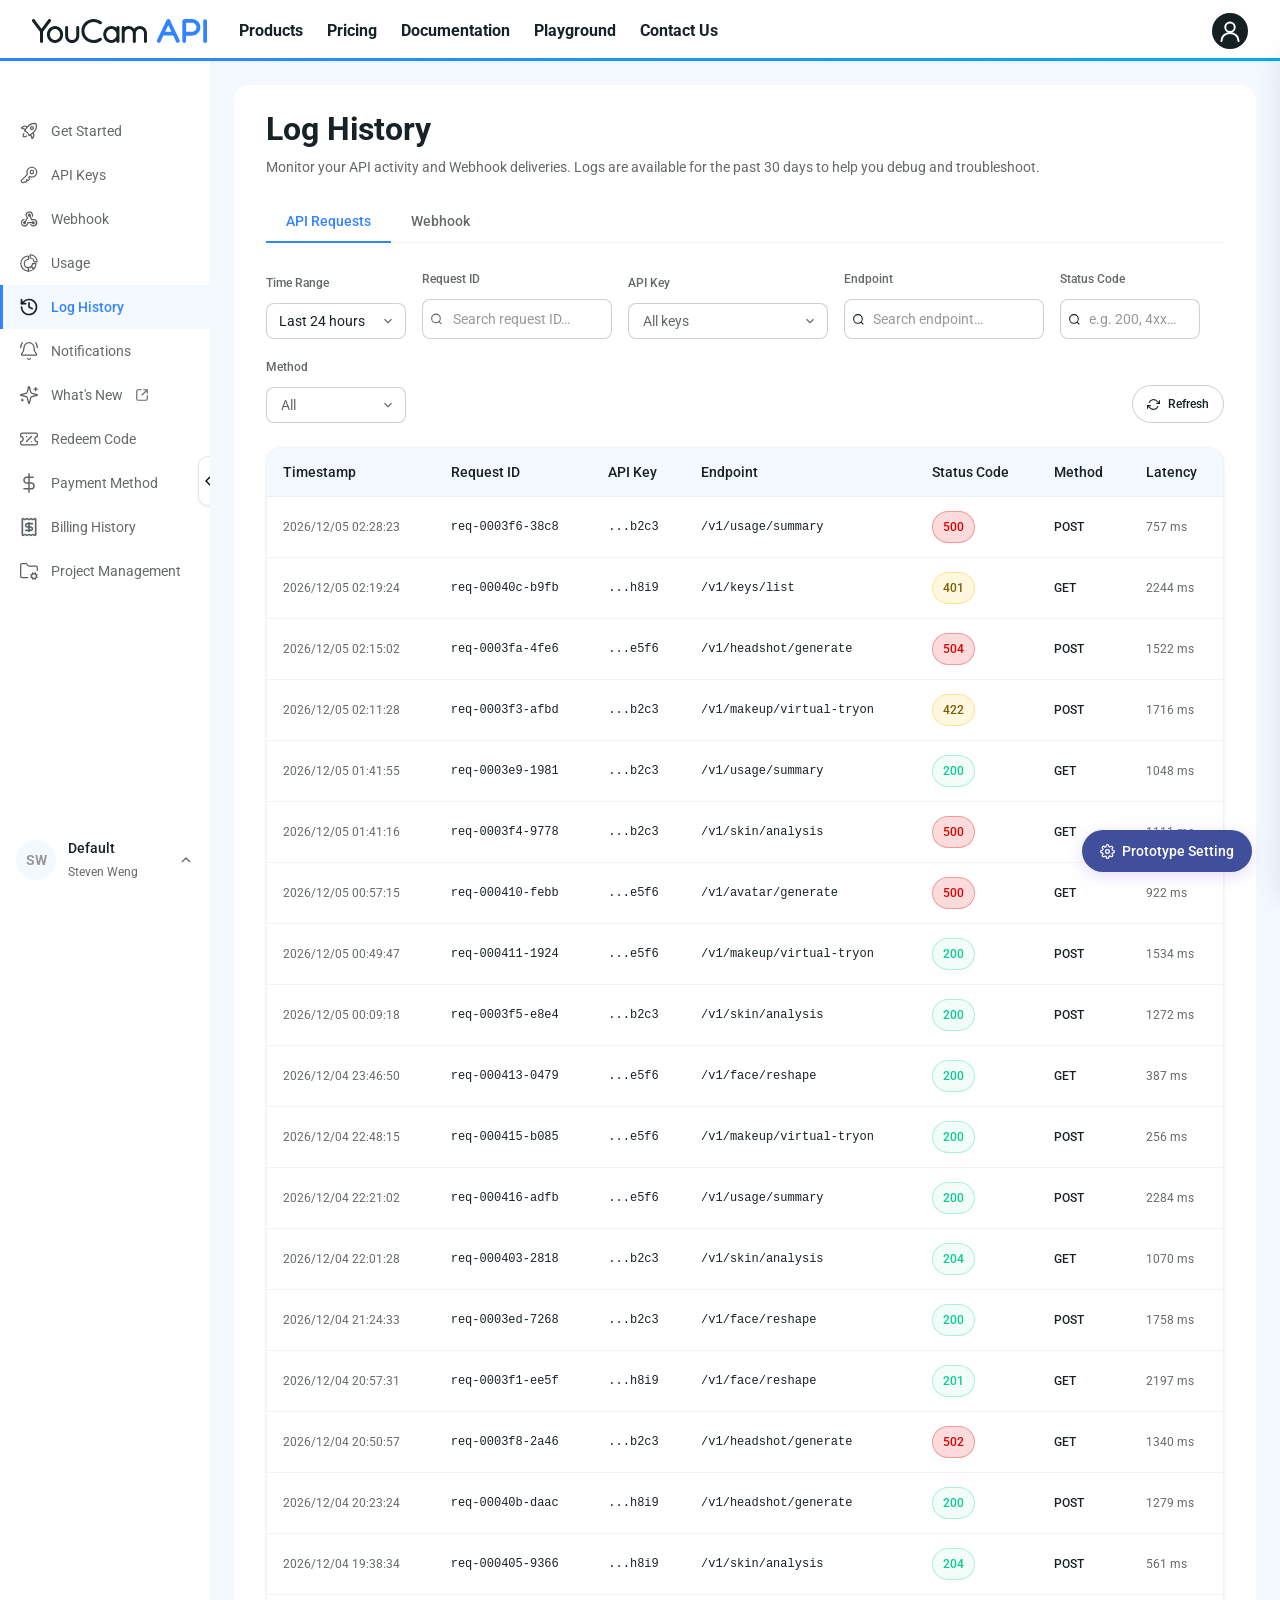
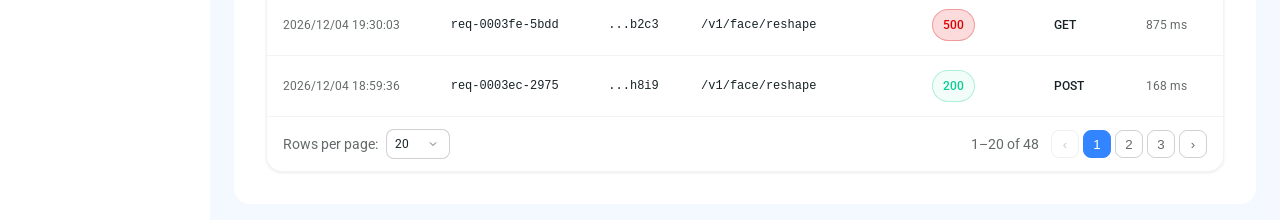
<file: pages/log-history.html>
<!DOCTYPE html>
<html lang="en">
<head>
  <meta charset="UTF-8" />
  <meta name="viewport" content="width=device-width, initial-scale=1.0" />
  <title>Log History — YouCam API Console</title>
  <link rel="preconnect" href="https://fonts.googleapis.com" />
  <link href="https://fonts.googleapis.com/css2?family=Roboto:wght@300;400;500;700&display=swap" rel="stylesheet" />
  <link rel="stylesheet" href="../src/css/tokens.css" />
  <link rel="stylesheet" href="../src/css/components.css" />
  <style>
    /* ── Page-specific only ── */

    /* 4xx warning badge — not in component library */
    .badge-warning {
      color: #7a5f00;
      background: rgba(254, 198, 46, 0.15);
      border: 1px solid rgba(254, 198, 46, 0.40);
    }

    /* Webhook delivery status badges */
    .badge-delivered { color: var(--color-success-text); background: var(--color-success-bg); border: 1px solid var(--color-success-border); }
    .badge-failed    { color: var(--color-error-text);   background: var(--color-error-bg);   border: 1px solid var(--color-error-border); }
    .badge-retrying  { color: #7a5f00; background: rgba(254,198,46,0.15); border: 1px solid rgba(254,198,46,0.40); }

    /* New-row flash on generate */
    @keyframes rowFlash {
      0%   { background: rgba(51,133,255,0.12); }
      100% { background: transparent; }
    }
    .new-row { animation: rowFlash 1.8s ease-out forwards; }

    /* Monospace text (Request ID, endpoint) */
    .mono { font-family: var(--font-mono); font-size: 12px; }

    /* Floating generate button */
    .gen-fab {
      position: fixed;
      bottom: 28px;
      right: 28px;
      z-index: 201;
      height: 42px;
      padding: 0 18px;
      border-radius: var(--radius-pill);
      background: #404f9c;
      color: #fff;
      border: none;
      font-family: var(--font-sans);
      font-size: var(--text-body-sm);
      font-weight: var(--font-weight-medium);
      cursor: pointer;
      box-shadow: 0 4px 16px hsla(257, 62%, 76%, 0.35);
      display: flex;
      align-items: center;
      gap: 7px;
      transition: background var(--transition-fast), box-shadow var(--transition-fast);
    }
    .gen-fab:hover { background: #6574bd; box-shadow: 0 6px 20px rgba(140, 170, 216, 0.45); }

    /* Generate panel (uses .card for base styling) */
    .gen-panel {
      position: fixed;
      bottom: 80px;
      right: 28px;
      width: 250px;
      z-index: 200;
      display: none;
    }
    .gen-panel.open { display: block; }
    .gen-panel .gen-panel__title {
      font-size: var(--text-body-sm);
      font-weight: var(--font-weight-bold);
      color: var(--color-text-default);
      margin-bottom: var(--space-3);
    }
    .gen-type-btn {
      display: flex;
      align-items: center;
      gap: 10px;
      width: 100%;
      padding: 8px 10px;
      border-radius: var(--radius-sm);
      border: 1px solid var(--color-border-default);
      background: var(--color-white);
      cursor: pointer;
      font-family: var(--font-sans);
      font-size: var(--text-body-sm);
      color: var(--color-text-default);
      text-align: left;
      margin-bottom: 4px;
      transition: background var(--transition-fast);
    }
    .gen-type-btn:last-child { margin-bottom: 0; }
    .gen-type-btn:hover { background: var(--color-bg-fill-grey); }
    .gen-type-btn .dot {
      width: 8px; height: 8px;
      border-radius: 50%;
      flex-shrink: 0;
    }

    /* Prototype Setting panel — section labels & switches */
    .gen-panel__section {
      font-size: var(--text-caption);
      font-weight: var(--font-weight-medium);
      color: var(--color-text-secondary);
      text-transform: uppercase;
      letter-spacing: .4px;
      margin: 12px 0 6px;
    }
    .gen-panel__section:first-of-type { margin-top: 0; }
    .proto-toggle-row {
      display: flex;
      align-items: center;
      justify-content: space-between;
      padding: 6px 2px;
      font-size: var(--text-body-sm);
      color: var(--color-text-default);
    }
    .proto-switch {
      position: relative;
      width: 34px; height: 18px;
      border-radius: 9px;
      background: #d2d6dc;
      border: none;
      padding: 0;
      cursor: pointer;
      flex-shrink: 0;
      transition: background var(--transition-fast);
    }
    .proto-switch::after {
      content: '';
      position: absolute;
      top: 2px; left: 2px;
      width: 14px; height: 14px;
      border-radius: 50%;
      background: #fff;
      box-shadow: 0 1px 2px rgba(0,0,0,.25);
      transition: left var(--transition-fast);
    }
    .proto-switch.on { background: var(--color-brand); }
    .proto-switch.on::after { left: 18px; }

    /* No-data (first-use) empty state */
    .no-data-state {
      text-align: center;
      padding: 64px 24px 72px;
    }
    .no-data-state__title {
      font-size: var(--text-body);
      font-weight: var(--font-weight-bold);
      color: var(--color-text-default);
      margin: 16px 0 6px;
    }
    .no-data-state__desc {
      font-size: var(--text-body-sm);
      color: var(--color-text-secondary);
      margin-bottom: 24px;
    }
    .no-data-state__cta {
      display: inline-flex;
      align-items: center;
      gap: 8px;
      height: 44px;
      padding: 0 28px;
      border-radius: var(--radius-pill);
      font-weight: var(--font-weight-bold);
      text-decoration: none;
    }

    /* Toast */
    .toast {
      position: fixed;
      top: 80px;
      left: 50%;
      transform: translateX(-50%) translateY(-8px);
      background: #F3FCFA;
      color: #333;
      padding: 10px 16px;
      border-radius: var(--radius-sm);
      border-left: 3px solid #067A57;
      font-size: var(--text-body-sm);
      z-index: 300;
      opacity: 0;
      transition: opacity 0.2s, transform 0.2s;
      pointer-events: none;
      white-space: nowrap;
    }
    .toast.show { opacity: 1; transform: translateX(-50%) translateY(0); }

    /* ── Detail Panel ── */
    .detail-panel {
      position: fixed;
      top: 56px;
      right: 0;
      width: 420px;
      height: calc(100vh - 56px);
      background: var(--color-white);
      border-left: 1px solid var(--color-border-default);
      z-index: 200;
      transform: translateX(100%);
      transition: transform 0.22s cubic-bezier(0.4,0,0.2,1);
      display: flex;
      flex-direction: column;
      box-shadow: -4px 0 24px rgba(0,0,0,0.08);
    }
    .detail-panel.open { transform: translateX(0); }
    .detail-panel__header {
      display: flex;
      align-items: center;
      justify-content: space-between;
      padding: 16px 20px;
      border-bottom: 1px solid var(--color-border-default);
      flex-shrink: 0;
    }
    .detail-panel__title { font-size: 15px; font-weight: 600; color: var(--color-text-default); }
    .detail-panel__body { flex: 1; overflow-y: auto; padding: 20px; }
    .detail-panel__row { margin-bottom: 14px; }
    .detail-panel__label {
      font-size: 11px;
      color: var(--color-text-secondary);
      font-weight: 500;
      text-transform: uppercase;
      letter-spacing: 0.05em;
      margin-bottom: 3px;
    }
    .detail-panel__value { font-size: 13px; color: var(--color-text-default); word-break: break-all; }
    .detail-panel__divider { border: none; border-top: 1px solid var(--color-border-default); margin: 8px 0 16px; }

    /* Collapsible sections */
    .dp-section { margin-bottom: 8px; border: 1px solid var(--color-border-default); border-radius: 8px; overflow: hidden; }
    .dp-section__hdr {
      display: flex; align-items: center; justify-content: space-between;
      padding: 11px 14px; cursor: pointer; user-select: none;
      background: var(--color-bg-fill-grey);
      transition: background var(--transition-fast);
    }
    .dp-section__hdr:hover { background: var(--color-border-default); }
    .dp-section__title { font-size: 13px; font-weight: 500; color: var(--color-text-default); }
    .dp-section__chevron { color: var(--color-text-secondary); transition: transform 0.2s; flex-shrink:0; }
    .dp-section.open .dp-section__chevron { transform: rotate(180deg); }
    .dp-section__body { display: none; border-top: 1px solid var(--color-border-default); }
    .dp-section.open .dp-section__body { display: block; }

    /* JSON block */
    .json-block {
      background: #1a1d23;
      padding: 14px 14px 8px;
      font-family: var(--font-mono, monospace);
      font-size: 12px;
      line-height: 1.65;
      overflow-x: auto;
      color: #e2e8f0;
      white-space: pre;
    }
    .json-key    { color: #7dd3fc; }
    .json-str    { color: #86efac; }
    .json-num    { color: #fbbf24; }
    .json-bool   { color: #f472b6; }
    .json-null   { color: #94a3b8; }
    .json-plain  { color: var(--color-text-default); font-family: var(--font-sans); white-space: normal; padding: 12px 14px; font-size: 13px; background: #fff; }
    .json-copy-btn {
      display: flex; align-items: center; gap: 5px;
      width: 100%; padding: 7px 14px;
      background: #1a1d23; border: none; border-top: 1px solid #2d3139;
      color: #64748b; font-size: 11px; font-family: var(--font-sans);
      cursor: pointer; text-align: left; transition: color 0.15s;
    }
    .json-copy-btn:hover { color: #e2e8f0; }

    /* Row interaction */
    #tableBody tr { cursor: pointer; }
    #tableBody tr.selected td { background: rgba(51,133,255,0.06); }

    /* Pagination row inside table wrapper */
    .table-footer {
      display: flex;
      align-items: center;
      justify-content: space-between;
      padding: var(--space-3) var(--space-4);
      border-top: 1px solid var(--color-border-default);
    }
    .table-footer .page-size-row {
      display: flex;
      align-items: center;
      gap: var(--space-2);
      font-size: var(--text-body-sm);
      color: var(--color-text-secondary);
    }
    .table-footer .page-size-row .select-wrapper .select {
      height: 30px;
      min-width: 64px;
      font-size: var(--text-caption);
    }

    /* Empty state */
    .empty-state {
      text-align: center;
      padding: 56px 24px;
      color: var(--color-text-secondary);
    }
    .empty-state svg { margin-bottom: 12px; opacity: 0.3; }
    .empty-state p { font-size: var(--text-body-sm); }
  </style>
</head>
<body>

<!-- ══ TOPNAV ══════════════════════════════════════════════════ -->
<header class="topnav">
  <a href="../index.html" class="topnav__logo">
    <img src="../src/icon/API_header.svg" alt="YouCam API" style="height:24px;width:auto;" />
  </a>
  <ul class="topnav__links">
    <li><a href="#">Products</a></li>
    <li><a href="#">Pricing</a></li>
    <li><a href="#">Documentation</a></li>
    <li><a href="#">Playground</a></li>
    <li><a href="#">Contact Us</a></li>
  </ul>
  <div class="topnav__spacer"></div>
  <div class="topnav__avatar">
    <img src="../src/icon/user.svg" alt="Account" style="width:40px;height:40px;display:block;" />
  </div>
</header>

<!-- ══ APP BODY ════════════════════════════════════════════════ -->
<div class="app-body">

  <!-- SIDEBAR -->
  <aside class="sidebar" id="sidebar">
    <button class="sidebar__collapse-btn" data-sidebar-toggle="sidebar" title="Toggle sidebar">
      <svg width="16" height="16" viewBox="0 0 24 24" fill="none" stroke="currentColor" stroke-width="2">
        <polyline data-arrow points="15 6 9 12 15 18"/>
      </svg>
    </button>
    <nav class="sidebar__nav">
      <a class="sidebar__nav-item" href="../index.html">
        <img src="../src/icon/start.svg" class="nav-icon" alt="" />
        <span class="nav-label">Get Started</span>
      </a>
      <a class="sidebar__nav-item" href="api-keys.html">
        <img src="../src/icon/api-key.svg" class="nav-icon" alt="" />
        <span class="nav-label">API Keys</span>
      </a>
      <a class="sidebar__nav-item" href="webhook.html">
        <img src="../src/icon/webhook.svg" class="nav-icon" alt="" />
        <span class="nav-label">Webhook</span>
      </a>
      <a class="sidebar__nav-item" href="usage.html">
        <img src="../src/icon/usage.svg" class="nav-icon" alt="" />
        <span class="nav-label">Usage</span>
      </a>
      <a class="sidebar__nav-item active" href="log-history.html">
        <img src="../src/icon/log history.svg" class="nav-icon" alt="" />
        <span class="nav-label">Log History</span>
      </a>
      <a class="sidebar__nav-item" href="#">
        <img src="../src/icon/notification.svg" class="nav-icon" alt="" />
        <span class="nav-label">Notifications</span>
      </a>
      <a class="sidebar__nav-item" href="#" target="_blank" rel="noopener">
        <img src="../src/icon/whats new.svg" class="nav-icon" alt="" />
        <span class="nav-label">What's New</span>
        <img src="../src/icon/external link.svg" class="nav-external" alt="" />
      </a>
      <a class="sidebar__nav-item" href="#">
        <img src="../src/icon/redeem code.svg" class="nav-icon" alt="" />
        <span class="nav-label">Redeem Code</span>
      </a>
      <a class="sidebar__nav-item" href="#">
        <img src="../src/icon/payment.svg" class="nav-icon" alt="" />
        <span class="nav-label">Payment Method</span>
      </a>
      <a class="sidebar__nav-item" href="#">
        <img src="../src/icon/billing history.svg" class="nav-icon" alt="" />
        <span class="nav-label">Billing History</span>
      </a>
      <a class="sidebar__nav-item" href="#">
        <img src="../src/icon/project management.svg" class="nav-icon" alt="" />
        <span class="nav-label">Project Management</span>
      </a>
    </nav>
    <div class="sidebar__user">
      <div class="sidebar__user-avatar">SW</div>
      <div class="sidebar__user-info">
        <div class="sidebar__user-name">Default</div>
        <div class="sidebar__user-org">Steven Weng</div>
      </div>
      <svg class="sidebar__user-chevron" width="16" height="16" viewBox="0 0 24 24"
           fill="none" stroke="currentColor" stroke-width="2"
           style="margin-left:auto;flex-shrink:0;color:var(--color-text-secondary)">
        <polyline points="18 15 12 9 6 15"/>
      </svg>
    </div>
  </aside>

  <!-- PAGE SHELL -->
  <div class="page-shell">
    <div class="page-content">

      <!-- Page Header -->
      <div class="page-header">
        <div class="page-header__row">
          <div>
            <h1 class="page-header__title">Log History</h1>
            <p class="page-header__description">Monitor your API activity and Webhook deliveries. Logs are available for the past 30 days to help you debug and troubleshoot.</p>
          </div>
        </div>
      </div>

      <!-- Tabs: API Keys / Webhook -->
      <div class="tabs">
        <button class="tab active" data-tab="api">API Requests</button>
        <button class="tab" data-tab="webhook">Webhook</button>
      </div>

      <!-- Filter Bar -->
      <div class="filter-bar" id="filterBar">

        <div class="filter-bar__group">
          <span class="filter-bar__label">Time Range</span>
          <div class="custom-select" data-select id="filterTime">
            <button class="custom-select__trigger" type="button">
              <span class="custom-select__value">Last 24 hours</span>
              <svg class="custom-select__chevron" width="14" height="14" viewBox="0 0 24 24" fill="none" stroke="currentColor" stroke-width="2"><polyline points="6 9 12 15 18 9"/></svg>
            </button>
            <div class="custom-select__dropdown">
              <div class="custom-select__option" data-value="1h">Last 1 hour</div>
              <div class="custom-select__option selected" data-value="24h">Last 24 hours</div>
              <div class="custom-select__option" data-value="7d">Last 7 days</div>
              <div class="custom-select__option" data-value="30d">Last 30 days</div>
              <div class="custom-select__option" data-value="custom">Custom…</div>
            </div>
          </div>
        </div>

        <!-- Custom date range — shown when Time Range = Custom -->
        <div class="filter-bar__group" id="customDateGroup" style="display:none;">
          <span class="filter-bar__label">From – To</span>
          <div style="display:flex;align-items:center;gap:6px;">
            <input type="date" class="input" id="dateFrom" style="width:140px;" />
            <span style="font-size:var(--text-body-sm);color:var(--color-text-secondary);">–</span>
            <input type="date" class="input" id="dateTo" style="width:140px;" />
          </div>
        </div>

        <!-- Request ID search — both tabs -->
        <div class="filter-bar__group">
          <span class="filter-bar__label">Request ID</span>
          <div style="position:relative;">
            <input type="text" class="input" id="filterRequestId" placeholder="Search request ID…" style="width:190px;padding-left:30px;" />
            <svg style="position:absolute;left:8px;top:50%;transform:translateY(-50%);color:var(--color-text-secondary);pointer-events:none;" width="13" height="13" viewBox="0 0 24 24" fill="none" stroke="currentColor" stroke-width="2">
              <circle cx="11" cy="11" r="8"/><line x1="21" y1="21" x2="16.65" y2="16.65"/>
            </svg>
          </div>
        </div>

        <!-- API Key filter — API Keys tab only -->
        <div class="filter-bar__group" id="keyFilterGroup">
          <span class="filter-bar__label" id="keyFilterLabel">API Key</span>
          <div class="custom-select custom-select--multi" data-select data-multi id="filterKey" style="min-width:200px;">
            <div class="custom-select__trigger" role="button" tabindex="0">
              <div class="custom-select__tags" data-tags></div>
              <span class="custom-select__placeholder" id="keyFilterPlaceholder">All keys</span>
              <svg class="custom-select__chevron" width="14" height="14" viewBox="0 0 24 24" fill="none" stroke="currentColor" stroke-width="2"><polyline points="6 9 12 15 18 9"/></svg>
            </div>
            <div class="custom-select__dropdown">
              <div class="custom-select__option custom-select__option--all" data-select-all>
                <span class="custom-select__checkbox"></span>Select All
              </div>
              <div class="custom-select__option" data-value="prod-key-a1b2c3">
                <span class="custom-select__checkbox"></span>...b2c3
              </div>
              <div class="custom-select__option" data-value="staging-key-d4e5f6">
                <span class="custom-select__checkbox"></span>...e5f6
              </div>
              <div class="custom-select__option" data-value="dev-key-g7h8i9">
                <span class="custom-select__checkbox"></span>...h8i9
              </div>
            </div>
          </div>
        </div>

        <!-- Endpoint (API) / URL (Webhook) -->
        <div class="filter-bar__group">
          <span class="filter-bar__label" id="endpointFilterLabel">Endpoint</span>
          <div style="position:relative;display:flex;align-items:center;">
            <svg style="position:absolute;left:8px;color:var(--color-text-tertiary);pointer-events:none;" width="13" height="13" viewBox="0 0 24 24" fill="none" stroke="currentColor" stroke-width="2"><circle cx="11" cy="11" r="8"/><line x1="21" y1="21" x2="16.65" y2="16.65"/></svg>
            <input type="text" class="input" id="filterEndpoint" placeholder="Search endpoint…" style="width:200px;padding-left:28px;" />
          </div>
        </div>

        <!-- Status Code / Response Code -->
        <div class="filter-bar__group">
          <span class="filter-bar__label" id="statusFilterLabel">Status Code</span>
          <div style="position:relative;display:flex;align-items:center;">
            <svg style="position:absolute;left:8px;color:var(--color-text-tertiary);pointer-events:none;" width="13" height="13" viewBox="0 0 24 24" fill="none" stroke="currentColor" stroke-width="2"><circle cx="11" cy="11" r="8"/><line x1="21" y1="21" x2="16.65" y2="16.65"/></svg>
            <input type="text" class="input" id="filterStatus" placeholder="e.g. 200, 4xx…" style="width:140px;padding-left:28px;" />
          </div>
        </div>

        <!-- Method — API Keys tab only -->
        <div class="filter-bar__group" id="methodFilterGroup">
          <span class="filter-bar__label">Method</span>
          <div class="custom-select custom-select--multi" data-select data-multi id="filterMethod" style="min-width:140px;">
            <div class="custom-select__trigger" role="button" tabindex="0">
              <div class="custom-select__tags" data-tags></div>
              <span class="custom-select__placeholder">All</span>
              <svg class="custom-select__chevron" width="14" height="14" viewBox="0 0 24 24" fill="none" stroke="currentColor" stroke-width="2"><polyline points="6 9 12 15 18 9"/></svg>
            </div>
            <div class="custom-select__dropdown">
              <div class="custom-select__option custom-select__option--all" data-select-all>
                <span class="custom-select__checkbox"></span>Select All
              </div>
              <div class="custom-select__option" data-value="GET">
                <span class="custom-select__checkbox"></span>GET
              </div>
              <div class="custom-select__option" data-value="POST">
                <span class="custom-select__checkbox"></span>POST
              </div>
            </div>
          </div>
        </div>

        <!-- Event Type — Webhook tab only -->
        <div class="filter-bar__group" id="eventTypeFilterGroup" style="display:none;">
          <span class="filter-bar__label">Event Type</span>
          <div class="custom-select custom-select--multi" data-select data-multi id="filterEventType" style="min-width:180px;">
            <div class="custom-select__trigger" role="button" tabindex="0">
              <div class="custom-select__tags" data-tags></div>
              <span class="custom-select__placeholder">All</span>
              <svg class="custom-select__chevron" width="14" height="14" viewBox="0 0 24 24" fill="none" stroke="currentColor" stroke-width="2"><polyline points="6 9 12 15 18 9"/></svg>
            </div>
            <div class="custom-select__dropdown">
              <div class="custom-select__option custom-select__option--all" data-select-all>
                <span class="custom-select__checkbox"></span>Select All
              </div>
              <div class="custom-select__option" data-value="success_pipeline">
                <span class="custom-select__checkbox"></span>success_pipeline
              </div>
              <div class="custom-select__option" data-value="fail_pipeline">
                <span class="custom-select__checkbox"></span>fail_pipeline
              </div>
            </div>
          </div>
        </div>

        <div style="display:flex;gap:8px;margin-left:auto;align-self:flex-end;">
          <button class="btn btn-secondary" id="btnRefresh" style="height:38px;padding:0 14px;">
            <svg width="13" height="13" viewBox="0 0 24 24" fill="none" stroke="currentColor" stroke-width="2">
              <polyline points="23 4 23 10 17 10"/><polyline points="1 20 1 14 7 14"/>
              <path d="M3.51 9a9 9 0 0 1 14.85-3.36L23 10M1 14l4.64 4.36A9 9 0 0 0 20.49 15"/>
            </svg>
            Refresh
          </button>
        </div>
      </div>

      <!-- Table -->
      <div class="table-wrapper card" style="padding:0; overflow:hidden;">
        <table class="table" id="logTable">
          <thead id="tableHead"></thead>
          <tbody id="tableBody"></tbody>
        </table>
        <div class="empty-state" id="emptyState" style="display:none;">
          <svg width="44" height="44" viewBox="0 0 24 24" fill="none" stroke="currentColor" stroke-width="1.5">
            <path d="M14 2H6a2 2 0 0 0-2 2v16a2 2 0 0 0 2 2h12a2 2 0 0 0 2-2V8z"/>
            <polyline points="14 2 14 8 20 8"/>
          </svg>
          <p>No logs found for the selected filters.</p>
        </div>
        <!-- No-data (first-use) state — toggled from Prototype Setting -->
        <div class="no-data-state" id="noDataState" style="display:none;">
          <img src="../src/icon/no-data.svg" alt="" style="width:150px;height:auto;" />
          <p class="no-data-state__title" id="noDataTitle">No API logs found</p>
          <p class="no-data-state__desc" id="noDataDesc">Once you start making API calls, request logs will appear here.</p>
          <a class="btn btn-primary no-data-state__cta" id="noDataCta" href="api-keys.html">
            <span id="noDataCtaText">Get started with your first API key</span>
            <svg width="14" height="14" viewBox="0 0 24 24" fill="none" stroke="currentColor" stroke-width="2.5"><polyline points="9 18 15 12 9 6"/></svg>
          </a>
        </div>
        <div class="table-footer" id="tableFooter">
          <div class="page-size-row">
            <span>Rows per page:</span>
            <div class="custom-select custom-select--up" data-select id="pageSize" style="min-width:64px;">
              <button class="custom-select__trigger" type="button" style="height:30px;min-height:30px;font-size:var(--text-caption);padding:0 24px 0 8px;">
                <span class="custom-select__value">20</span>
                <svg class="custom-select__chevron" width="12" height="12" viewBox="0 0 24 24" fill="none" stroke="currentColor" stroke-width="2"><polyline points="6 9 12 15 18 9"/></svg>
              </button>
              <div class="custom-select__dropdown" style="min-width:64px;">
                <div class="custom-select__option selected" data-value="20">20</div>
                <div class="custom-select__option" data-value="50">50</div>
                <div class="custom-select__option" data-value="100">100</div>
              </div>
            </div>
          </div>
          <div class="pagination" id="paginationArea">
            <span class="pagination__info" id="pageInfo"></span>
            <div style="display:flex;gap:4px;" id="pgBtns"></div>
          </div>
        </div>
      </div>

    </div><!-- /page-content -->
  </div><!-- /page-shell -->
</div><!-- /app-body -->

<!-- ══ PROTOTYPE SETTING FAB ═══════════════════════════════════ -->
<button class="gen-fab" id="genFab">
  <svg width="15" height="15" viewBox="0 0 24 24" fill="none" stroke="currentColor" stroke-width="2">
    <circle cx="12" cy="12" r="3"/>
    <path d="M19.4 15a1.65 1.65 0 0 0 .33 1.82l.06.06a2 2 0 1 1-2.83 2.83l-.06-.06a1.65 1.65 0 0 0-1.82-.33 1.65 1.65 0 0 0-1 1.51V21a2 2 0 1 1-4 0v-.09A1.65 1.65 0 0 0 9 19.4a1.65 1.65 0 0 0-1.82.33l-.06.06a2 2 0 1 1-2.83-2.83l.06-.06a1.65 1.65 0 0 0 .33-1.82 1.65 1.65 0 0 0-1.51-1H3a2 2 0 1 1 0-4h.09A1.65 1.65 0 0 0 4.6 9a1.65 1.65 0 0 0-.33-1.82l-.06-.06a2 2 0 1 1 2.83-2.83l.06.06a1.65 1.65 0 0 0 1.82.33H9a1.65 1.65 0 0 0 1-1.51V3a2 2 0 1 1 4 0v.09a1.65 1.65 0 0 0 1 1.51 1.65 1.65 0 0 0 1.82-.33l.06-.06a2 2 0 1 1 2.83 2.83l-.06.06a1.65 1.65 0 0 0-.33 1.82V9a1.65 1.65 0 0 0 1.51 1H21a2 2 0 1 1 0 4h-.09a1.65 1.65 0 0 0-1.51 1z"/>
  </svg>
  Prototype Setting
</button>

<!-- Prototype Setting panel (uses .card) -->
<div class="gen-panel" id="genPanel">
  <div class="card">
    <p class="gen-panel__title">Prototype Setting</p>

    <p class="gen-panel__section">Empty State</p>
    <div class="proto-toggle-row">
      <span>API Keys — no data</span>
      <button class="proto-switch" data-empty-tab="api" title="Toggle API Keys empty state"></button>
    </div>
    <div class="proto-toggle-row">
      <span>Webhook — no data</span>
      <button class="proto-switch" data-empty-tab="webhook" title="Toggle Webhook empty state"></button>
    </div>

    <hr class="divider" style="margin:10px 0;">

    <p class="gen-panel__section">Generate Mock Log</p>
    <button class="gen-type-btn" data-type="success">
      <span class="dot" style="background:#0acc92;"></span> Success (2xx)
    </button>
    <button class="gen-type-btn" data-type="client-error">
      <span class="dot" style="background:#fec62e;"></span> Client Error (4xx)
    </button>
    <button class="gen-type-btn" data-type="server-error">
      <span class="dot" style="background:#de0000;"></span> Server Error (5xx)
    </button>
    <hr class="divider" style="margin:8px 0;">
    <button class="gen-type-btn" data-type="webhook-delivered">
      <span class="dot" style="background:#0acc92;"></span> Webhook — Delivered
    </button>
    <button class="gen-type-btn" data-type="webhook-failed">
      <span class="dot" style="background:#de0000;"></span> Webhook — Failed
    </button>
    <button class="gen-type-btn" data-type="webhook-retrying">
      <span class="dot" style="background:#fec62e;"></span> Webhook — Retrying
    </button>
    <hr class="divider" style="margin:8px 0;">
    <button class="gen-type-btn" data-type="random" style="color:var(--color-text-secondary);">
      <span class="dot" style="background:#aaa;"></span> Random
    </button>
  </div>
</div>

<!-- Toast -->
<div class="toast" id="toast"></div>

<!-- ══ DETAIL PANEL ═══════════════════════════════════════════ -->
<div class="detail-panel" id="detailPanel">
  <div class="detail-panel__header">
    <span class="detail-panel__title">Log Detail</span>
    <button class="btn-icon" id="detailPanelClose" title="Close" style="width:28px;height:28px;">
      <svg width="15" height="15" viewBox="0 0 24 24" fill="none" stroke="currentColor" stroke-width="2">
        <line x1="18" y1="6" x2="6" y2="18"/><line x1="6" y1="6" x2="18" y2="18"/>
      </svg>
    </button>
  </div>
  <div class="detail-panel__body">
    <div id="dpMeta"></div>
    <hr class="detail-panel__divider" />

    <!-- Error Message -->
    <div class="dp-section open" id="dpErrorSection">
      <div class="dp-section__hdr" onclick="toggleDpSection('dpErrorSection')">
        <span class="dp-section__title">Error Message</span>
        <svg class="dp-section__chevron" width="14" height="14" viewBox="0 0 24 24" fill="none" stroke="currentColor" stroke-width="2"><polyline points="6 9 12 15 18 9"/></svg>
      </div>
      <div class="dp-section__body"></div>
    </div>

    <!-- Request -->
    <div class="dp-section" id="dpRequestSection">
      <div class="dp-section__hdr" onclick="toggleDpSection('dpRequestSection')">
        <span class="dp-section__title">Request</span>
        <svg class="dp-section__chevron" width="14" height="14" viewBox="0 0 24 24" fill="none" stroke="currentColor" stroke-width="2"><polyline points="6 9 12 15 18 9"/></svg>
      </div>
      <div class="dp-section__body"></div>
    </div>

    <!-- Response -->
    <div class="dp-section" id="dpResponseSection">
      <div class="dp-section__hdr" onclick="toggleDpSection('dpResponseSection')">
        <span class="dp-section__title">Response</span>
        <svg class="dp-section__chevron" width="14" height="14" viewBox="0 0 24 24" fill="none" stroke="currentColor" stroke-width="2"><polyline points="6 9 12 15 18 9"/></svg>
      </div>
      <div class="dp-section__body"></div>
    </div>
  </div>
</div>

<!-- ══ SCRIPTS ═════════════════════════════════════════════════ -->
<script>
(function () {
  /* ── Constants ─────────────────────────────── */
  const API_KEYS   = ['prod-key-a1b2c3', 'staging-key-d4e5f6', 'dev-key-g7h8i9'];
  const WEBHOOKS   = ['wh-order-events', 'wh-user-activity', 'wh-payment-notify'];
  const METHODS    = ['GET', 'POST'];
  const API_EPS    = ['/v1/makeup/virtual-tryon', '/v1/hair/color', '/v1/skin/analysis',
                      '/v1/face/reshape', '/v1/avatar/generate', '/v1/headshot/generate',
                      '/v1/usage/summary', '/v1/keys/list'];
  const WH_EPS     = ['https://hooks.yourapp.com/webhooks/order/created',
                      'https://hooks.yourapp.com/webhooks/user/signup',
                      'https://hooks.yourapp.com/webhooks/payment/completed',
                      'https://hooks.yourapp.com/webhooks/session/expired'];
  const EVENT_TYPES = ['success_pipeline', 'fail_pipeline'];
  const FEATURES    = ['Virtual Try-On', 'Hair Color', 'Skin Analysis', 'Face Reshape', 'Avatar Generator', 'Headshot Generator'];
  const EP_FEATURE  = {
    '/v1/makeup/virtual-tryon': 'Virtual Try-On',
    '/v1/hair/color':           'Hair Color',
    '/v1/skin/analysis':        'Skin Analysis',
    '/v1/face/reshape':         'Face Reshape',
    '/v1/avatar/generate':      'Avatar Generator',
    '/v1/headshot/generate':    'Headshot Generator',
    '/v1/usage/summary':        'Headshot Generator',
    '/v1/keys/list':            'Virtual Try-On',
  };
  const truncKey = k => '...' + k.slice(-4);

  /* ── State ─────────────────────────────────── */
  let allLogs    = [];
  let activeTab  = 'api';
  let currentPage = 1;
  let pageSize   = 20;
  let idCounter  = 1000;

  /* ── Prototype Setting: per-tab no-data (empty) state ── */
  const emptyMode = { api: false, webhook: false };
  const NO_DATA_COPY = {
    api: {
      title: 'No API logs found',
      desc:  'Once you start making API calls, request logs will appear here.',
      cta:   'Get started with your first API key',
      href:  'api-keys.html',
    },
    webhook: {
      title: 'No webhook logs found',
      desc:  'Once your webhook starts receiving events, delivery logs will appear here.',
      cta:   'Set up your first webhook',
      href:  'webhook.html',
    },
  };

  /* ── Helpers ────────────────────────────────── */
  const rand  = arr => arr[Math.floor(Math.random() * arr.length)];
  const rInt  = (lo, hi) => Math.floor(Math.random() * (hi - lo + 1)) + lo;
  const newId = () => 'req-' + (++idCounter).toString(16).padStart(6,'0') + '-' + Math.random().toString(16).slice(2,6);
  const fmtTs = d => {
    const p = n => String(n).padStart(2,'0');
    return `${d.getFullYear()}/${p(d.getMonth()+1)}/${p(d.getDate())} ${p(d.getHours())}:${p(d.getMinutes())}:${p(d.getSeconds())}`;
  };

  /* ── Custom-select helpers ──────────────────── */
  function csGet(id) {
    const wrapper = document.getElementById(id);
    if (!wrapper) return '';
    const opt = wrapper.querySelector('.custom-select__option.selected');
    return opt ? (opt.dataset.value ?? '') : '';
  }

  function csSet(id, value) {
    const wrapper = document.getElementById(id);
    if (!wrapper) return;
    let matched = null;
    wrapper.querySelectorAll('.custom-select__option').forEach(o => {
      const isMatch = o.dataset.value === value;
      o.classList.toggle('selected', isMatch);
      if (isMatch) matched = o;
    });
    if (!matched) {
      const first = wrapper.querySelector('.custom-select__option');
      if (first) { first.classList.add('selected'); matched = first; }
    }
    const valueEl = wrapper.querySelector('.custom-select__value');
    if (valueEl && matched) valueEl.textContent = matched.textContent;
  }

  function csRebuild(id, options) {
    const wrapper  = document.getElementById(id);
    if (!wrapper) return;
    const dropdown = wrapper.querySelector('.custom-select__dropdown');
    const valueEl  = wrapper.querySelector('.custom-select__value');
    dropdown.innerHTML = '';
    let selectedLabel = '';
    options.forEach(o => {
      const div = document.createElement('div');
      div.className = 'custom-select__option' + (o.selected ? ' selected' : '');
      div.dataset.value = o.value;
      div.textContent = o.label;
      if (o.selected) selectedLabel = o.label;
      dropdown.appendChild(div);
    });
    if (valueEl) valueEl.textContent = selectedLabel;
  }

  /* ── Multi-select helpers (empty selection = no filter) ── */
  function csGetMulti(id) {
    const wrapper = document.getElementById(id);
    if (!wrapper) return [];
    return Array.from(
      wrapper.querySelectorAll('.custom-select__option:not([data-select-all]).selected')
    ).map(o => o.dataset.value);
  }

  function csClearMulti(id) {
    const wrapper = document.getElementById(id);
    if (!wrapper) return;
    wrapper.querySelectorAll('.custom-select__option').forEach(o => o.classList.remove('selected'));
    if (window.CustomSelect) CustomSelect.updateTags(wrapper);
  }

  function csRebuildMulti(id, options) {
    const wrapper  = document.getElementById(id);
    if (!wrapper) return;
    const dropdown = wrapper.querySelector('.custom-select__dropdown');
    dropdown.innerHTML = '';
    const all = document.createElement('div');
    all.className = 'custom-select__option custom-select__option--all';
    all.setAttribute('data-select-all', '');
    all.innerHTML = '<span class="custom-select__checkbox"></span>Select All';
    dropdown.appendChild(all);
    options.forEach(o => {
      const div = document.createElement('div');
      div.className = 'custom-select__option' + (o.selected ? ' selected' : '');
      div.dataset.value = o.value;
      const cb = document.createElement('span');
      cb.className = 'custom-select__checkbox';
      div.appendChild(cb);
      div.appendChild(document.createTextNode(o.label));
      dropdown.appendChild(div);
    });
    if (options.length && options.every(o => o.selected)) all.classList.add('selected');
    if (window.CustomSelect) CustomSelect.updateTags(wrapper);
  }

  /* ── Log factories ──────────────────────────── */
  const MOCK_ERROR_MSGS = {
    400: 'Bad request. One or more required parameters are missing or invalid.',
    401: 'Invalid API key. Please check your credentials and try again.',
    403: 'Access denied. This API key does not have permission for this resource.',
    404: 'Not found. The requested resource could not be located.',
    422: 'Unprocessable entity. The request body failed validation.',
    429: 'Too many requests. Rate limit exceeded. Please retry after a few seconds.',
    500: 'Internal server error. An unexpected error occurred on our end.',
    502: 'Bad gateway. The upstream server returned an invalid response.',
    503: 'Service unavailable. The server is temporarily unable to handle requests.',
    504: 'Gateway timeout. The upstream server did not respond in time.',
  };
  function mockRequestBody(endpoint) {
    const file = 'https://example.com/photo_' + Math.random().toString(36).slice(2,7) + '.jpg';
    return { src_file_url: file, dst_actions: [endpoint.split('/').pop()] };
  }
  function mockResponseBody(statusCode, taskId) {
    if (statusCode >= 200 && statusCode < 300)
      return { status: statusCode, data: { task_id: taskId } };
    return { status: statusCode, error: MOCK_ERROR_MSGS[statusCode] || 'An error occurred.' };
  }

  function apiLog(type, ts) {
    const codes = { success: [200,200,200,201,204], 'client-error': [400,401,403,404,422,429], 'server-error': [500,502,503,504] };
    const id  = newId();
    const ep  = rand(API_EPS);
    const sc  = rand(codes[type]||codes.success);
    const err = sc >= 400 ? (MOCK_ERROR_MSGS[sc] || 'An error occurred.') : null;
    return { kind:'api', requestId:id, timestamp: ts||new Date(),
      statusCode: sc, method: rand(METHODS),
      endpoint: ep, latency: rInt(8,2400), apiKey: rand(API_KEYS),
      errorMessage: err,
      requestBody:  mockRequestBody(ep),
      responseBody: mockResponseBody(sc, id),
      get feature() { return EP_FEATURE[this.endpoint] || rand(FEATURES); } };
  }
  function webhookLog(type, ts) {
    const delivMap = { 'webhook-delivered':'delivered', 'webhook-failed':'failed', 'webhook-retrying':'retrying' };
    const delivery = delivMap[type] || rand(['delivered','failed','retrying']);
    const code = delivery==='delivered' ? 200 : (delivery==='failed' ? rand([500,503]) : rand([429,503]));
    const id  = newId();
    const ep  = rand(WH_EPS);
    const err = delivery !== 'delivered' ? (MOCK_ERROR_MSGS[code] || 'Delivery failed.') : null;
    const payload = { event: rand(EVENT_TYPES), task_id: id, timestamp: new Date().toISOString() };
    const respBody = delivery === 'delivered'
      ? { status: 200, message: 'OK' }
      : { status: code, error: err };
    return { kind:'webhook', requestId:id, timestamp: ts||new Date(),
      statusCode: code, method:'POST', endpoint: ep, latency: rInt(20,800),
      webhookName: rand(WEBHOOKS), eventType: rand(EVENT_TYPES), deliveryStatus: delivery,
      errorMessage: err, requestBody: payload, responseBody: respBody };
  }

  /* ── Seed data ──────────────────────────────── */
  function seed() {
    const now = Date.now();
    const apiTypes = ['success','success','success','client-error','server-error'];
    const whTypes  = ['webhook-delivered','webhook-delivered','webhook-failed','webhook-retrying'];
    for (let i=0; i<48; i++) allLogs.push(apiLog(rand(apiTypes), new Date(now - rInt(0, 23*3600000))));
    for (let i=0; i<22; i++) allLogs.push(webhookLog(rand(whTypes), new Date(now - rInt(0, 23*3600000))));
    allLogs.sort((a,b) => b.timestamp - a.timestamp);
  }

  /* ── Filters ────────────────────────────────── */
  function getFilters() {
    return {
      time:       csGet('filterTime'),
      requestId:  document.getElementById('filterRequestId').value.trim().toLowerCase(),
      keys:       csGetMulti('filterKey'),
      methods:    csGetMulti('filterMethod'),
      eventTypes: csGetMulti('filterEventType'),
      endpoint:   document.getElementById('filterEndpoint').value.trim().toLowerCase(),
      status:     document.getElementById('filterStatus').value.trim().toLowerCase(),
      dateFrom:   document.getElementById('dateFrom').value,
      dateTo:     document.getElementById('dateTo').value,
    };
  }

  function filtered() {
    const f = getFilters(), now = Date.now();
    const cutoffs = { '1h': 3600000, '24h': 86400000, '7d': 7*86400000, '30d': 30*86400000 };
    return allLogs.filter(l => {
      if (l.kind !== activeTab) return false;
      if (f.time === 'custom') {
        if (f.dateFrom && l.timestamp < new Date(f.dateFrom)) return false;
        if (f.dateTo   && l.timestamp > new Date(f.dateTo + 'T23:59:59')) return false;
      } else if (cutoffs[f.time] && l.timestamp.getTime() < now - cutoffs[f.time]) return false;
      if (f.requestId && !l.requestId.toLowerCase().includes(f.requestId)) return false;
      if (f.keys.length) { const v = l.kind==='api'?l.apiKey:l.webhookName; if (!f.keys.includes(v)) return false; }
      if (f.endpoint && !l.endpoint.toLowerCase().includes(f.endpoint)) return false;
      if (f.status) {
        const code = String(l.statusCode);
        // support "2xx", "4xx", "5xx" wildcards or exact/partial match
        const pattern = f.status.replace(/x/g, '\\d');
        if (!new RegExp('^' + pattern).test(code) && !code.includes(f.status.replace(/x/g,''))) return false;
      }
      if (f.methods.length    && !f.methods.includes(l.method))        return false;
      if (f.eventTypes.length && !f.eventTypes.includes(l.eventType))  return false;
      return true;
    });
  }

  /* ── Status badge class ─────────────────────── */
  function statusBadge(code) {
    if (code>=500) return 'badge badge-error';
    if (code>=400) return 'badge badge-warning';
    return 'badge badge-success';
  }

  /* ── Render ─────────────────────────────────── */
  function render(highlightId) {
    const noData    = document.getElementById('noDataState');
    const filterBar = document.getElementById('filterBar');
    const logTable  = document.getElementById('logTable');

    if (emptyMode[activeTab]) {
      const c = NO_DATA_COPY[activeTab];
      document.getElementById('noDataTitle').textContent   = c.title;
      document.getElementById('noDataDesc').textContent    = c.desc;
      document.getElementById('noDataCtaText').textContent = c.cta;
      document.getElementById('noDataCta').href            = c.href;
      noData.style.display    = 'block';
      logTable.style.display  = 'none';
      filterBar.style.display = 'none';
      document.getElementById('emptyState').style.display  = 'none';
      document.getElementById('tableFooter').style.display = 'none';
      return;
    }
    noData.style.display    = 'none';
    logTable.style.display  = '';
    filterBar.style.display = '';

    const rows = filtered();
    const total = rows.length;
    const pages = Math.max(1, Math.ceil(total/pageSize));
    if (currentPage > pages) currentPage = pages;
    const start = (currentPage-1)*pageSize;
    const slice = rows.slice(start, start+pageSize);
    const isWH  = activeTab === 'webhook';

    document.getElementById('tableHead').innerHTML = isWH ? `<tr>
      <th>Timestamp</th><th>Request ID</th><th>URL</th><th>Response Code</th><th>Latency</th><th>Event Type</th><th>Delivery</th>
    </tr>` : `<tr>
      <th>Timestamp</th><th>Request ID</th><th>API Key</th><th>Endpoint</th><th>Status Code</th><th>Method</th><th>Latency</th>
    </tr>`;

    const tbody  = document.getElementById('tableBody');
    tbody.innerHTML = '';
    const empty  = document.getElementById('emptyState');
    const footer = document.getElementById('tableFooter');

    if (slice.length === 0) {
      empty.style.display  = 'block';
      footer.style.display = 'none';
    } else {
      empty.style.display  = 'none';
      footer.style.display = 'flex';
      slice.forEach(l => {
        const tr = document.createElement('tr');
        if (l.requestId === highlightId) tr.classList.add('new-row');
        const ts  = `<td style="font-size:12px;color:var(--color-text-secondary);white-space:nowrap;">${fmtTs(l.timestamp)}</td>`;
        const st  = `<td><span class="${statusBadge(l.statusCode)}">${l.statusCode}</span></td>`;
        const mth = `<td style="font-size:12px;font-weight:500;">${l.method}</td>`;
        const ep  = `<td class="mono">${l.endpoint}</td>`;
        const lat = `<td style="font-size:12px;color:var(--color-text-secondary);">${l.latency} ms</td>`;
        const rid = `<td class="mono">${l.requestId}</td>`;
        tr.innerHTML = isWH
          ? `${ts}${rid}${ep}${st}${lat}<td><span class="chip">${l.eventType||'—'}</span></td><td><span class="badge badge-${l.deliveryStatus}">${l.deliveryStatus}</span></td>`
          : `${ts}${rid}<td class="mono">${truncKey(l.apiKey)}</td>${ep}${st}${mth}${lat}`;
        tr.addEventListener('click', () => openDetailPanel(l, tr));
        tbody.appendChild(tr);
      });
    }

    document.getElementById('pageInfo').textContent =
      total===0 ? '0 results' : `${start+1}–${Math.min(start+pageSize,total)} of ${total}`;

    const pgBtns = document.getElementById('pgBtns');
    pgBtns.innerHTML = '';
    const mkBtn = (label, page, disabled, active) => {
      const b = document.createElement('button');
      b.className = 'pagination__btn' + (active?' active':'');
      b.innerHTML = label; b.disabled = disabled;
      b.style.cssText = active ? 'background:var(--color-brand);color:#fff;border-color:var(--color-brand);' : '';
      b.addEventListener('click', () => { currentPage=page; render(); });
      return b;
    };
    const prange = total<=0 ? [] : pageRange(currentPage, pages);
    pgBtns.appendChild(mkBtn('&#8249;', currentPage-1, currentPage===1));
    prange.forEach(p => {
      if (p==='…') { const s=document.createElement('span'); s.textContent='…'; s.style.padding='0 4px'; pgBtns.appendChild(s); }
      else pgBtns.appendChild(mkBtn(p, p, false, p===currentPage));
    });
    pgBtns.appendChild(mkBtn('&#8250;', currentPage+1, currentPage===pages));
  }

  function pageRange(cur, total) {
    if (total<=7) return Array.from({length:total},(_,i)=>i+1);
    if (cur<=4)          return [1,2,3,4,5,'…',total];
    if (cur>=total-3)    return [1,'…',total-4,total-3,total-2,total-1,total];
    return [1,'…',cur-1,cur,cur+1,'…',total];
  }

  /* ── Tab switching ──────────────────────────── */
  document.querySelectorAll('.tab').forEach(btn => {
    btn.addEventListener('click', () => {
      document.querySelectorAll('.tab').forEach(b=>b.classList.remove('active'));
      btn.classList.add('active');
      activeTab = btn.dataset.tab;
      currentPage = 1;
      csClearMulti('filterMethod');
      csClearMulti('filterEventType');
      csSet('filterTime', '24h');
      document.getElementById('filterRequestId').value = '';
      document.getElementById('filterEndpoint').value  = '';
      document.getElementById('filterStatus').value    = '';
      document.getElementById('customDateGroup').style.display = 'none';
      const keyLabel       = document.getElementById('keyFilterLabel');
      const keyPlaceholder = document.getElementById('keyFilterPlaceholder');
      const keyGroup       = document.getElementById('keyFilterGroup');
      const methodGroup    = document.getElementById('methodFilterGroup');
      const eventTypeGroup = document.getElementById('eventTypeFilterGroup');
      const epLabel        = document.getElementById('endpointFilterLabel');
      const statusLabel    = document.getElementById('statusFilterLabel');
      const epInput        = document.getElementById('filterEndpoint');
      if (activeTab==='webhook') {
        keyGroup.style.display       = 'none';
        methodGroup.style.display    = 'none';
        eventTypeGroup.style.display = '';
        if (epLabel)    epLabel.textContent    = 'URL';
        if (epInput)    epInput.placeholder    = 'Search URL…';
        if (statusLabel) statusLabel.textContent = 'Response Code';
      } else {
        if (epLabel)    epLabel.textContent    = 'Endpoint';
        if (epInput)    epInput.placeholder    = 'Search endpoint…';
        if (statusLabel) statusLabel.textContent = 'Status Code';
        keyLabel.textContent = 'API Key';
        if (keyPlaceholder) keyPlaceholder.textContent = 'All keys';
        csRebuildMulti('filterKey', API_KEYS.map(k => ({ value:k, label:truncKey(k), selected:false })));
        keyGroup.style.display       = '';
        methodGroup.style.display    = '';
        eventTypeGroup.style.display = 'none';
      }
      render();
    });
  });

  /* ── Filter change events ───────────────────── */
  document.getElementById('filterBar').addEventListener('change', e => {
    // Show/hide custom date range when filterTime changes
    const sel = e.target.closest('.custom-select');
    if (sel && sel.id === 'filterTime') {
      const val = e.detail?.value ?? csGet('filterTime');
      document.getElementById('customDateGroup').style.display = val === 'custom' ? '' : 'none';
    }
    currentPage = 1; render();
  });

  document.getElementById('filterRequestId').addEventListener('input', () => {
    currentPage = 1; render();
  });

  document.getElementById('filterEndpoint').addEventListener('input', () => {
    currentPage = 1; render();
  });

  document.getElementById('filterStatus').addEventListener('input', () => {
    currentPage = 1; render();
  });

  document.getElementById('dateFrom').addEventListener('change', () => {
    currentPage = 1; render();
  });

  document.getElementById('dateTo').addEventListener('change', () => {
    currentPage = 1; render();
  });

  /* ── Page size ──────────────────────────────── */
  document.getElementById('pageSize').addEventListener('change', () => {
    pageSize = parseInt(csGet('pageSize')) || 20;
    currentPage = 1; render();
  });

  /* ── Refresh ────────────────────────────────── */
  document.getElementById('btnRefresh').addEventListener('click', () => {
    const btn = document.getElementById('btnRefresh');
    btn.style.opacity = '0.5';
    setTimeout(() => { btn.style.opacity = ''; showToast('Refreshed'); render(); }, 350);
  });

  /* ── Generate FAB ───────────────────────────── */
  const genFab   = document.getElementById('genFab');
  const genPanel = document.getElementById('genPanel');
  genFab.addEventListener('click', () => genPanel.classList.toggle('open'));
  document.addEventListener('click', e => {
    if (!genPanel.contains(e.target) && !genFab.contains(e.target))
      genPanel.classList.remove('open');
  });

  /* ── Empty-state toggles (Prototype Setting) ── */
  document.querySelectorAll('.proto-switch').forEach(sw => {
    sw.addEventListener('click', () => {
      const tab = sw.dataset.emptyTab;
      emptyMode[tab] = !emptyMode[tab];
      sw.classList.toggle('on', emptyMode[tab]);
      if (activeTab === tab) render();
    });
  });

  function syncEmptySwitches() {
    document.querySelectorAll('.proto-switch').forEach(sw => {
      sw.classList.toggle('on', !!emptyMode[sw.dataset.emptyTab]);
    });
  }

  document.querySelectorAll('.gen-type-btn').forEach(btn => {
    btn.addEventListener('click', () => {
      let type = btn.dataset.type;
      if (type === 'random') {
        type = Math.random() < 0.4
          ? rand(['webhook-delivered','webhook-failed','webhook-retrying'])
          : rand(['success','client-error','server-error']);
      }
      const isWH = type.startsWith('webhook');
      const log  = isWH ? webhookLog(type) : apiLog(type);
      allLogs.unshift(log);
      const targetTab = isWH ? 'webhook' : 'api';
      // Generating data exits the no-data state for that tab
      if (emptyMode[targetTab]) { emptyMode[targetTab] = false; syncEmptySwitches(); }
      if (activeTab !== targetTab) document.querySelector(`[data-tab="${targetTab}"]`).click();
      currentPage = 1;
      render(log.requestId);
      genPanel.classList.remove('open');
      showToast('Log generated: ' + log.requestId);
    });
  });

  /* ── Detail Panel ───────────────────────────── */
  function syntaxHighlight(obj) {
    const str = JSON.stringify(obj, null, 2);
    return str.replace(/("(\\u[a-zA-Z0-9]{4}|\\[^u]|[^\\"])*"(\s*:)?|\b(true|false|null)\b|-?\d+(?:\.\d*)?(?:[eE][+-]?\d+)?)/g, match => {
      if (/^"/.test(match)) {
        return /:$/.test(match)
          ? `<span class="json-key">${match}</span>`
          : `<span class="json-str">${match}</span>`;
      }
      if (/true|false/.test(match)) return `<span class="json-bool">${match}</span>`;
      if (/null/.test(match))       return `<span class="json-null">${match}</span>`;
      return `<span class="json-num">${match}</span>`;
    });
  }

  function buildSection(sectionId, json, isJson) {
    const sec = document.getElementById(sectionId);
    const body = sec.querySelector('.dp-section__body');
    body.innerHTML = '';
    if (isJson) {
      const pre = document.createElement('div');
      pre.className = 'json-block';
      pre.innerHTML = syntaxHighlight(json);
      const copyBtn = document.createElement('button');
      copyBtn.className = 'json-copy-btn';
      copyBtn.innerHTML = `<svg width="11" height="11" viewBox="0 0 24 24" fill="none" stroke="currentColor" stroke-width="2"><rect x="9" y="9" width="13" height="13" rx="2"/><path d="M5 15H4a2 2 0 0 1-2-2V4a2 2 0 0 1 2-2h9a2 2 0 0 1 2 2v1"/></svg> Copy`;
      copyBtn.addEventListener('click', e => {
        e.stopPropagation();
        navigator.clipboard.writeText(JSON.stringify(json, null, 2)).then(() => {
          copyBtn.textContent = 'Copied!';
          setTimeout(() => {
            copyBtn.innerHTML = `<svg width="11" height="11" viewBox="0 0 24 24" fill="none" stroke="currentColor" stroke-width="2"><rect x="9" y="9" width="13" height="13" rx="2"/><path d="M5 15H4a2 2 0 0 1-2-2V4a2 2 0 0 1 2-2h9a2 2 0 0 1 2 2v1"/></svg> Copy`;
          }, 1500);
        });
      });
      body.appendChild(pre);
      body.appendChild(copyBtn);
    } else {
      const p = document.createElement('div');
      p.className = 'json-plain';
      p.textContent = json || 'no error message';
      body.appendChild(p);
    }
  }

  function openDetailPanel(log, tr) {
    // Highlight selected row
    document.querySelectorAll('#tableBody tr').forEach(r => r.classList.remove('selected'));
    tr.classList.add('selected');

    const isWH = log.kind === 'webhook';
    const fields = isWH ? [
      ['Request ID',    log.requestId],
      ['Timestamp',     fmtTs(log.timestamp)],
      ['URL',           log.endpoint],
      ['Response Code', String(log.statusCode)],
      ['Latency',       log.latency + ' ms'],
      ['Event Type',    log.eventType || '—'],
      ['Delivery',      log.deliveryStatus],
    ] : [
      ['Request ID',    log.requestId],
      ['Timestamp',     fmtTs(log.timestamp)],
      ['API Key',       truncKey(log.apiKey)],
      ['Endpoint',      log.endpoint],
      ['Status Code',   String(log.statusCode)],
      ['Method',        log.method],
      ['Latency',       log.latency + ' ms'],
    ];

    const meta = document.getElementById('dpMeta');
    meta.innerHTML = fields.map(([label, val]) => `
      <div class="detail-panel__row">
        <div class="detail-panel__label">${label}</div>
        <div class="detail-panel__value mono">${val}</div>
      </div>`).join('');

    buildSection('dpErrorSection', log.errorMessage, false);
    buildSection('dpRequestSection', log.requestBody, true);
    buildSection('dpResponseSection', log.responseBody, true);

    document.getElementById('detailPanel').classList.add('open');
  }

  function closeDetailPanel() {
    document.getElementById('detailPanel').classList.remove('open');
    document.querySelectorAll('#tableBody tr').forEach(r => r.classList.remove('selected'));
  }

  window.toggleDpSection = function(id) {
    document.getElementById(id).classList.toggle('open');
  };

  document.getElementById('detailPanelClose').addEventListener('click', closeDetailPanel);

  /* ── Toast ──────────────────────────────────── */
  function showToast(msg) {
    const t = document.getElementById('toast');
    t.textContent = msg;
    t.classList.add('show');
    setTimeout(() => t.classList.remove('show'), 2200);
  }

  /* ── Init ───────────────────────────────────── */
  seed();
  render();
})();
</script>

<script src="../src/js/components.js"></script>
</body>
</html>
</file>
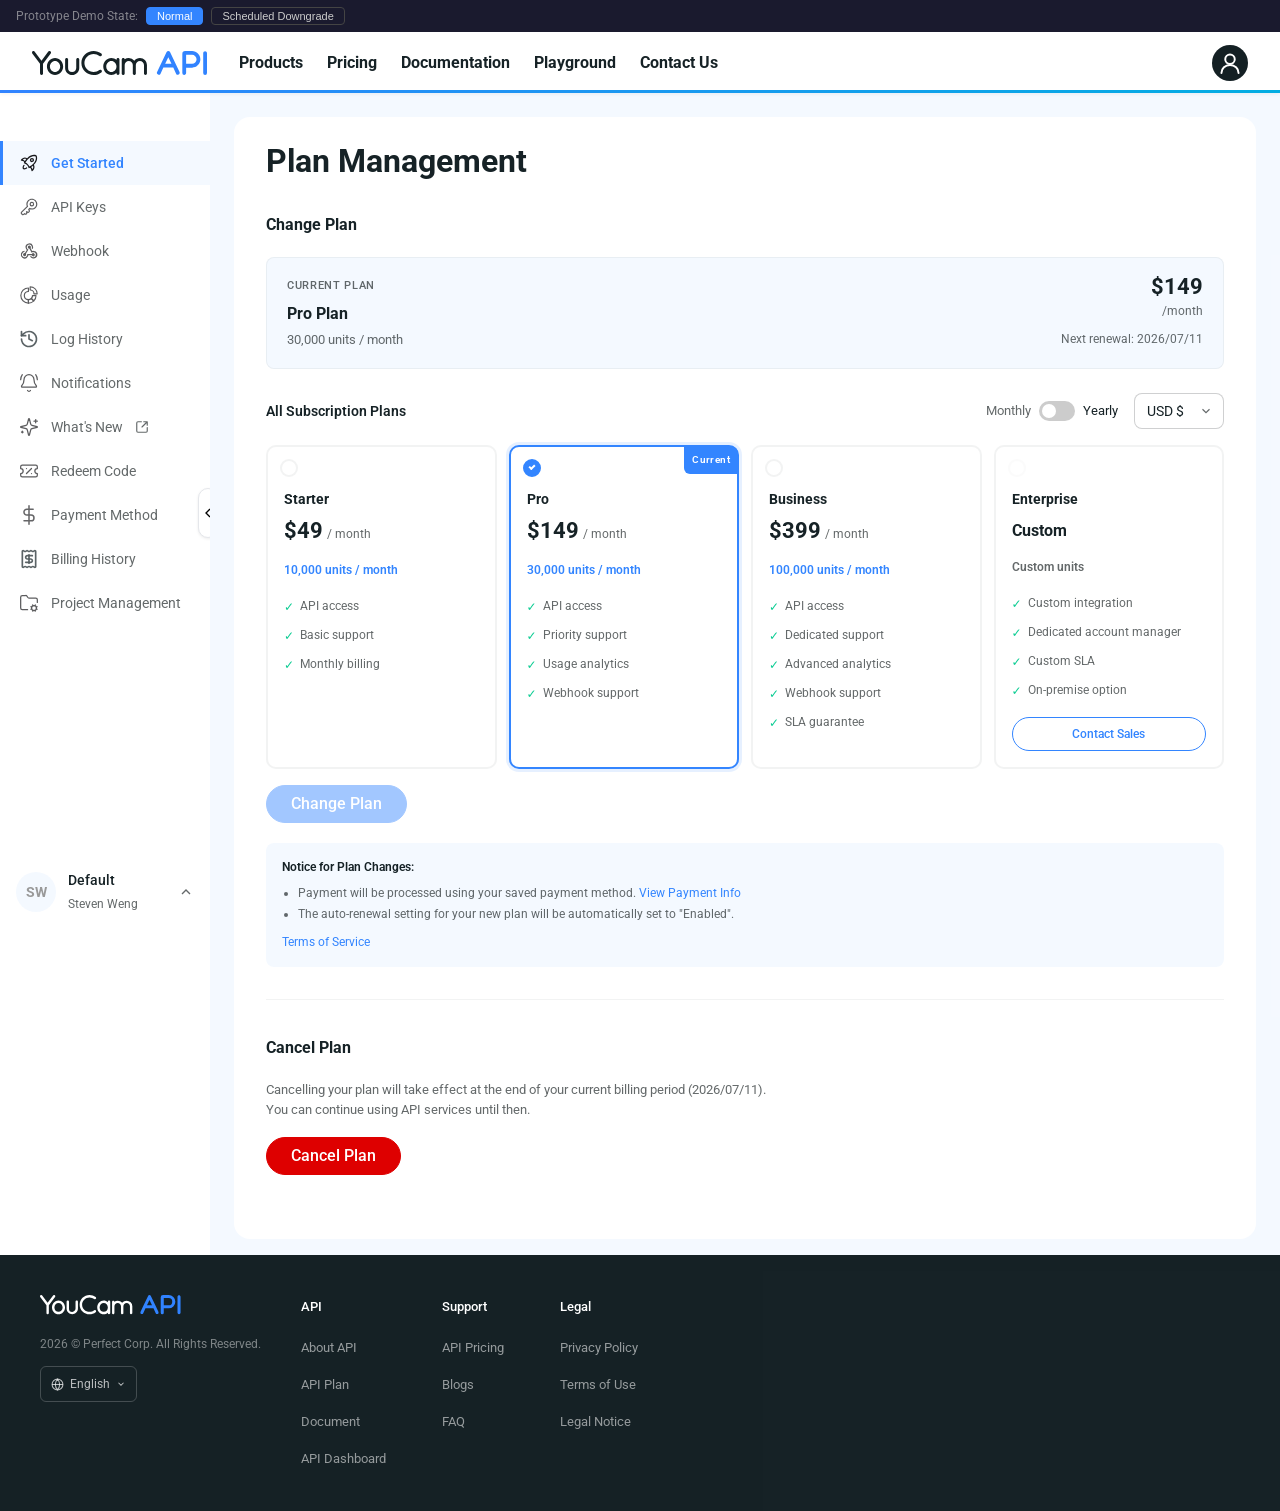
<file: pages/plan-management.html>
<!DOCTYPE html>
<html lang="en">
<head>
  <meta charset="UTF-8" />
  <meta name="viewport" content="width=device-width, initial-scale=1.0" />
  <title>Plan Management — YouCam API Console</title>
  <link rel="preconnect" href="https://fonts.googleapis.com" />
  <link href="https://fonts.googleapis.com/css2?family=Roboto:wght@300;400;500;700&display=swap" rel="stylesheet" />
  <link rel="stylesheet" href="../src/css/tokens.css" />
  <link rel="stylesheet" href="../src/css/components.css" />
  <style>
    /* ── Prototype demo bar ─────────────────────────────────── */
    .proto-bar {
      position: fixed; top: 0; left: 0; right: 0; z-index: 200;
      height: 32px; background: #1a1a2e; color: #ccc;
      display: flex; align-items: center; gap: 8px;
      padding: 0 16px; font-size: 12px;
    }
    .proto-bar span { opacity: .6; }
    .proto-btn {
      padding: 2px 10px; border-radius: 4px; font-size: 11px; font-weight: 500;
      border: 1px solid #444; background: transparent; color: #ccc; cursor: pointer;
    }
    .proto-btn.active { background: var(--color-brand); border-color: var(--color-brand); color: #fff; }
    body { padding-top: 32px; }
    .topnav { top: 32px; }

    /* ── Plan Management layout ─────────────────────────────── */
    .pm-section {
      margin-bottom: 32px;
      padding-bottom: 32px;
      border-bottom: 1px solid var(--color-border-default);
    }
    .pm-section:last-child { border-bottom: none; margin-bottom: 0; }
    .pm-section-title {
      font-size: 16px; font-weight: 700; margin-bottom: 20px;
      color: var(--color-text-default);
    }

    /* ── Current plan info box ──────────────────────────────── */
    .pm-current-box {
      display: flex; align-items: center; justify-content: space-between;
      padding: 16px 20px; border: 1px solid var(--color-border-default);
      border-radius: 8px; background: var(--color-bg-fill-weak);
      margin-bottom: 24px;
    }
    .pm-current-box__label {
      font-size: 11px; font-weight: 500; text-transform: uppercase;
      letter-spacing: .06em; color: var(--color-text-secondary); margin-bottom: 4px;
    }
    .pm-current-box__name { font-size: 16px; font-weight: 700; margin-bottom: 2px; }
    .pm-current-box__meta { font-size: 13px; color: var(--color-text-secondary); }
    .pm-current-box__price { text-align: right; }
    .pm-current-box__price-amount { font-size: 22px; font-weight: 700; }
    .pm-current-box__price-period { font-size: 12px; color: var(--color-text-secondary); }
    .pm-current-box__renewal { font-size: 12px; color: var(--color-text-secondary); margin-top: 4px; }

    /* ── Plans header (toggle + currency) ───────────────────── */
    .pm-plans-header {
      display: flex; align-items: center; justify-content: space-between;
      margin-bottom: 16px;
    }
    .pm-plans-header__title { font-size: 14px; font-weight: 600; }
    .pm-plans-controls { display: flex; align-items: center; gap: 16px; }

    /* Yearly toggle */
    .toggle-wrap { display: flex; align-items: center; gap: 8px; font-size: 13px; }
    .toggle-wrap label { cursor: pointer; display: flex; align-items: center; gap: 8px; }
    .toggle-switch {
      position: relative; display: inline-block; width: 36px; height: 20px;
    }
    .toggle-switch input { opacity: 0; width: 0; height: 0; }
    .toggle-slider {
      position: absolute; inset: 0; background: #ccc; border-radius: 20px;
      cursor: pointer; transition: background .2s;
    }
    .toggle-slider::before {
      content: ''; position: absolute; width: 14px; height: 14px; border-radius: 50%;
      background: #fff; bottom: 3px; left: 3px; transition: transform .2s;
    }
    .toggle-switch input:checked + .toggle-slider { background: var(--color-brand); }
    .toggle-switch input:checked + .toggle-slider::before { transform: translateX(16px); }
    .toggle-save { font-size: 11px; color: var(--color-brand); font-weight: 600; }

    /* Currency select */
    .currency-select {
      padding: 4px 8px; border: 1px solid var(--color-border-default);
      border-radius: 6px; font-size: 13px; color: var(--color-text-default);
      background: #fff; cursor: pointer;
    }

    /* ── Plan cards grid ────────────────────────────────────── */
    .pm-plans-grid {
      display: grid; grid-template-columns: repeat(4, 1fr); gap: 12px;
      margin-bottom: 16px;
    }
    .pm-plan-card {
      border: 2px solid var(--color-border-default); border-radius: 10px;
      padding: 16px; cursor: pointer; transition: border-color .15s, box-shadow .15s;
      position: relative; background: #fff;
    }
    .pm-plan-card:hover { border-color: var(--color-brand); }
    .pm-plan-card.selected {
      border-color: var(--color-brand);
      box-shadow: 0 0 0 3px rgba(50,133,255,.12);
    }
    .pm-plan-card.current-badge::before {
      content: 'Current'; position: absolute; top: -1px; right: -1px;
      background: var(--color-brand); color: #fff; font-size: 10px; font-weight: 600;
      padding: 2px 8px; border-radius: 0 8px 0 6px; letter-spacing: .04em;
    }
    .pm-plan-card__check {
      position: absolute; top: 12px; left: 12px;
      width: 18px; height: 18px; border-radius: 50%;
      border: 2px solid var(--color-border-default);
      display: flex; align-items: center; justify-content: center;
      background: #fff; transition: all .15s;
    }
    .pm-plan-card.selected .pm-plan-card__check {
      background: var(--color-brand); border-color: var(--color-brand);
    }
    .pm-plan-card.selected .pm-plan-card__check::after {
      content: ''; width: 6px; height: 4px;
      border-left: 2px solid #fff; border-bottom: 2px solid #fff;
      transform: rotate(-45deg) translate(1px, -1px); display: block;
    }
    .pm-plan-card__name {
      font-size: 14px; font-weight: 700; margin-top: 24px; margin-bottom: 8px;
    }
    .pm-plan-card__price { margin-bottom: 12px; }
    .pm-plan-card__price-amount { font-size: 22px; font-weight: 700; }
    .pm-plan-card__price-period { font-size: 12px; color: var(--color-text-secondary); }
    .pm-plan-card__units {
      font-size: 12px; font-weight: 600; color: var(--color-brand); margin-bottom: 10px;
    }
    .pm-plan-card__features { list-style: none; }
    .pm-plan-card__features li {
      font-size: 12px; color: var(--color-text-secondary);
      padding: 2px 0; display: flex; align-items: flex-start; gap: 6px;
    }
    .pm-plan-card__features li::before {
      content: '✓'; color: var(--color-success); font-weight: 700; flex-shrink: 0; margin-top: 1px;
    }
    .pm-plan-card.enterprise { cursor: default; }
    .pm-plan-card.enterprise:hover { border-color: var(--color-border-default); }

    /* ── Plans note ─────────────────────────────────────────── */
    .pm-plans-note {
      font-size: 12px; color: var(--color-text-secondary); margin-bottom: 20px;
      line-height: 1.6;
    }

    /* ── Notice box ─────────────────────────────────────────── */
    .pm-notice {
      margin-top: 20px; padding: 14px 16px;
      background: var(--color-bg-fill-weak); border-radius: 8px;
      font-size: 12px; color: var(--color-text-secondary); line-height: 1.7;
    }
    .pm-notice__title { font-weight: 600; margin-bottom: 6px; color: var(--color-text-default); }
    .pm-notice ul { padding-left: 16px; }
    .pm-notice a { color: var(--color-brand); }
    .pm-notice__tos { margin-top: 8px; }

    /* ── Scheduled downgrade state ──────────────────────────── */
    .pm-two-plans {
      display: grid; grid-template-columns: 1fr auto 1fr;
      gap: 12px; align-items: center; margin-bottom: 20px;
    }
    .pm-plan-info-card {
      border: 1px solid var(--color-border-default); border-radius: 8px;
      padding: 16px; background: #fff;
    }
    .pm-plan-info-card__label {
      font-size: 11px; font-weight: 500; text-transform: uppercase;
      letter-spacing: .06em; color: var(--color-text-secondary); margin-bottom: 8px;
    }
    .pm-plan-info-card__name { font-size: 15px; font-weight: 700; margin-bottom: 4px; }
    .pm-plan-info-card__units { font-size: 13px; color: var(--color-text-secondary); margin-bottom: 4px; }
    .pm-plan-info-card__price { font-size: 13px; font-weight: 600; margin-bottom: 8px; }
    .pm-plan-info-card__date {
      font-size: 12px; padding: 4px 8px; border-radius: 4px;
      display: inline-block;
    }
    .pm-plan-info-card__date.end-date { background: #fff3e0; color: #e65100; }
    .pm-plan-info-card__date.start-date { background: #e8f5e9; color: #2e7d32; }
    .pm-arrow {
      font-size: 20px; color: var(--color-text-secondary);
      display: flex; align-items: center; justify-content: center;
    }
    .pm-effective-note {
      font-size: 13px; color: var(--color-text-secondary); margin-bottom: 20px; line-height: 1.6;
    }
    .pm-effective-note strong { color: var(--color-text-default); }

    /* ── Cancel Plan section ────────────────────────────────── */
    .pm-cancel-section { padding-top: 4px; }
    .pm-cancel-desc {
      font-size: 13px; color: var(--color-text-secondary); margin-bottom: 16px; line-height: 1.6;
    }

    /* ── Downgrade confirm modal extras ─────────────────────── */
    .modal-plan-compare {
      display: grid; grid-template-columns: 1fr auto 1fr;
      gap: 12px; align-items: center; margin-top: 16px;
    }
    .modal-plan-box {
      border: 1px solid var(--color-border-default); border-radius: 8px; padding: 12px;
    }
    .modal-plan-box__label {
      font-size: 10px; font-weight: 600; text-transform: uppercase;
      letter-spacing: .06em; color: var(--color-text-secondary); margin-bottom: 6px;
    }
    .modal-plan-box__name { font-size: 14px; font-weight: 700; margin-bottom: 2px; }
    .modal-plan-box__units { font-size: 12px; color: var(--color-text-secondary); margin-bottom: 4px; }
    .modal-plan-box__price { font-size: 13px; font-weight: 600; }
    .modal-arrow { text-align: center; font-size: 18px; color: var(--color-text-secondary); }
    .modal-warning-bullets {
      margin: 12px 0; padding: 12px 16px;
      background: #fff8e1; border-radius: 8px; border-left: 3px solid #ffb300;
    }
    .modal-warning-bullets ul { padding-left: 16px; }
    .modal-warning-bullets li { font-size: 13px; color: var(--color-text-default); margin-bottom: 4px; line-height: 1.5; }
  </style>
</head>
<body>

<!-- ── PROTOTYPE DEMO BAR ─────────────────────────────────── -->
<div class="proto-bar">
  <span>Prototype Demo State:</span>
  <button class="proto-btn active" id="proto-btn-normal" onclick="setDemoState('normal')">Normal</button>
  <button class="proto-btn" id="proto-btn-downgrade" onclick="setDemoState('downgrade')">Scheduled Downgrade</button>
</div>

<!-- ══ TOPNAV ══════════════════════════════════════════════════ -->
<header class="topnav">
  <a href="../index.html" class="topnav__logo">
    <img src="../src/icon/API_header.svg" alt="YouCam API" style="height:24px;width:auto;" />
  </a>
  <ul class="topnav__links">
    <li><a href="#">Products</a></li>
    <li><a href="#">Pricing</a></li>
    <li><a href="#">Documentation</a></li>
    <li><a href="#">Playground</a></li>
    <li><a href="#">Contact Us</a></li>
  </ul>
  <div class="topnav__spacer"></div>
  <div class="topnav__avatar">
    <img src="../src/icon/user.svg" alt="Account" style="width:40px;height:40px;display:block;" />
  </div>
</header>

<!-- ══ APP BODY ════════════════════════════════════════════════ -->
<div class="app-body">

  <!-- SIDEBAR -->
  <aside class="sidebar" id="sidebar">
    <button class="sidebar__collapse-btn" data-sidebar-toggle="sidebar" title="Toggle sidebar">
      <svg width="16" height="16" viewBox="0 0 24 24" fill="none" stroke="currentColor" stroke-width="2">
        <polyline data-arrow points="15 6 9 12 15 18"/>
      </svg>
    </button>
    <nav class="sidebar__nav">
      <a class="sidebar__nav-item active" href="../index.html">
        <img src="../src/icon/start.svg" class="nav-icon" alt="" />
        <span class="nav-label">Get Started</span>
      </a>
      <a class="sidebar__nav-item" href="api-keys.html">
        <img src="../src/icon/api-key.svg" class="nav-icon" alt="" />
        <span class="nav-label">API Keys</span>
      </a>
      <a class="sidebar__nav-item" href="webhook.html">
        <img src="../src/icon/webhook.svg" class="nav-icon" alt="" />
        <span class="nav-label">Webhook</span>
      </a>
      <a class="sidebar__nav-item" href="usage.html">
        <img src="../src/icon/usage.svg" class="nav-icon" alt="" />
        <span class="nav-label">Usage</span>
      </a>
      <a class="sidebar__nav-item" href="log-history.html">
        <img src="../src/icon/log history.svg" class="nav-icon" alt="" />
        <span class="nav-label">Log History</span>
      </a>
      <a class="sidebar__nav-item" href="#">
        <img src="../src/icon/notification.svg" class="nav-icon" alt="" />
        <span class="nav-label">Notifications</span>
      </a>
      <a class="sidebar__nav-item" href="#" target="_blank" rel="noopener">
        <img src="../src/icon/whats new.svg" class="nav-icon" alt="" />
        <span class="nav-label">What's New</span>
        <img src="../src/icon/external link.svg" class="nav-external" alt="" />
      </a>
      <a class="sidebar__nav-item" href="#">
        <img src="../src/icon/redeem code.svg" class="nav-icon" alt="" />
        <span class="nav-label">Redeem Code</span>
      </a>
      <a class="sidebar__nav-item" href="#">
        <img src="../src/icon/payment.svg" class="nav-icon" alt="" />
        <span class="nav-label">Payment Method</span>
      </a>
      <a class="sidebar__nav-item" href="#">
        <img src="../src/icon/billing history.svg" class="nav-icon" alt="" />
        <span class="nav-label">Billing History</span>
      </a>
      <a class="sidebar__nav-item" href="#">
        <img src="../src/icon/project management.svg" class="nav-icon" alt="" />
        <span class="nav-label">Project Management</span>
      </a>
    </nav>
    <div class="sidebar__user">
      <div class="sidebar__user-avatar">SW</div>
      <div class="sidebar__user-info">
        <div class="sidebar__user-name">Default</div>
        <div class="sidebar__user-org">Steven Weng</div>
      </div>
      <svg class="sidebar__user-chevron" width="16" height="16" viewBox="0 0 24 24"
        fill="none" stroke="currentColor" stroke-width="2"
        style="margin-left:auto;flex-shrink:0;color:var(--color-text-secondary)">
        <polyline points="18 15 12 9 6 15"/>
      </svg>
    </div>
  </aside>

  <!-- PAGE SHELL -->
  <div class="page-shell">
    <div class="page-content">

      <div class="page-header">
        <div class="page-header__row">
          <div>
            <h1 class="page-header__title">Plan Management</h1>
          </div>
        </div>
      </div>

      <!-- ════════════════════════════════════════════════════
           STATE A: Normal (no scheduled downgrade)
           ════════════════════════════════════════════════════ -->
      <div id="state-normal">

        <!-- CHANGE PLAN ─────────────────────────────────────── -->
        <div class="pm-section">
          <div class="pm-section-title">Change Plan</div>

          <!-- Current Plan Box -->
          <div class="pm-current-box">
            <div>
              <div class="pm-current-box__label">Current Plan</div>
              <div class="pm-current-box__name">Pro Plan</div>
              <div class="pm-current-box__meta">30,000 units / month</div>
            </div>
            <div class="pm-current-box__price">
              <div class="pm-current-box__price-amount" id="current-price-display">$149</div>
              <div class="pm-current-box__price-period">/month</div>
              <div class="pm-current-box__renewal">Next renewal: 2026/07/11</div>
            </div>
          </div>

          <!-- All Subscription Plans -->
          <div class="pm-plans-header">
            <span class="pm-plans-header__title">All Subscription Plans</span>
            <div class="pm-plans-controls">
              <div class="toggle-wrap">
                <label>
                  <span style="color:var(--color-text-secondary)">Monthly</span>
                  <span class="toggle-switch">
                    <input type="checkbox" id="toggle-yearly" onchange="updatePrices()" />
                    <span class="toggle-slider"></span>
                  </span>
                  <span>Yearly</span>
                </label>
                <span class="toggle-save" id="yearly-save-badge" style="display:none">Save ~17%</span>
              </div>
              <div class="custom-select" data-select id="currency-select" style="min-width:90px">
                <button class="custom-select__trigger" type="button">
                  <span class="custom-select__value">USD $</span>
                  <svg class="custom-select__chevron" width="14" height="14" viewBox="0 0 24 24" fill="none" stroke="currentColor" stroke-width="2"><polyline points="6 9 12 15 18 9"/></svg>
                </button>
                <div class="custom-select__dropdown">
                  <div class="custom-select__option selected" data-value="USD">USD $</div>
                  <div class="custom-select__option" data-value="EUR">EUR €</div>
                  <div class="custom-select__option" data-value="JPY">JPY ¥</div>
                </div>
              </div>
            </div>
          </div>

          <!-- Plan Cards -->
          <div class="pm-plans-grid" id="plans-grid">

            <!-- Starter Plan -->
            <div class="pm-plan-card" data-plan="starter" onclick="selectPlan('starter')">
              <div class="pm-plan-card__check"></div>
              <div class="pm-plan-card__name">Starter</div>
              <div class="pm-plan-card__price">
                <span class="pm-plan-card__price-amount" data-monthly="$49" data-yearly="$490">$49</span>
                <span class="pm-plan-card__price-period" id="period-starter">/ month</span>
              </div>
              <div class="pm-plan-card__units">10,000 units / month</div>
              <ul class="pm-plan-card__features">
                <li>API access</li>
                <li>Basic support</li>
                <li>Monthly billing</li>
              </ul>
            </div>

            <!-- Pro Plan (current) -->
            <div class="pm-plan-card selected current-badge" data-plan="pro" onclick="selectPlan('pro')">
              <div class="pm-plan-card__check"></div>
              <div class="pm-plan-card__name">Pro</div>
              <div class="pm-plan-card__price">
                <span class="pm-plan-card__price-amount" data-monthly="$149" data-yearly="$1,490">$149</span>
                <span class="pm-plan-card__price-period" id="period-pro">/ month</span>
              </div>
              <div class="pm-plan-card__units">30,000 units / month</div>
              <ul class="pm-plan-card__features">
                <li>API access</li>
                <li>Priority support</li>
                <li>Usage analytics</li>
                <li>Webhook support</li>
              </ul>
            </div>

            <!-- Business Plan -->
            <div class="pm-plan-card" data-plan="business" onclick="selectPlan('business')">
              <div class="pm-plan-card__check"></div>
              <div class="pm-plan-card__name">Business</div>
              <div class="pm-plan-card__price">
                <span class="pm-plan-card__price-amount" data-monthly="$399" data-yearly="$3,990">$399</span>
                <span class="pm-plan-card__price-period" id="period-business">/ month</span>
              </div>
              <div class="pm-plan-card__units">100,000 units / month</div>
              <ul class="pm-plan-card__features">
                <li>API access</li>
                <li>Dedicated support</li>
                <li>Advanced analytics</li>
                <li>Webhook support</li>
                <li>SLA guarantee</li>
              </ul>
            </div>

            <!-- Enterprise -->
            <div class="pm-plan-card enterprise" data-plan="enterprise">
              <div class="pm-plan-card__check" style="opacity:.3"></div>
              <div class="pm-plan-card__name">Enterprise</div>
              <div class="pm-plan-card__price">
                <span class="pm-plan-card__price-amount" style="font-size:16px">Custom</span>
              </div>
              <div class="pm-plan-card__units" style="color:var(--color-text-secondary)">Custom units</div>
              <ul class="pm-plan-card__features">
                <li>Custom integration</li>
                <li>Dedicated account manager</li>
                <li>Custom SLA</li>
                <li>On-premise option</li>
              </ul>
              <div style="margin-top:12px">
                <a href="#" class="btn btn-outline" style="font-size:12px;width:100%;text-align:center;display:block">Contact Sales</a>
              </div>
            </div>

          </div><!-- /pm-plans-grid -->

          <div class="pm-plans-note" id="yearly-note" style="display:none">
            * Yearly plan is billed as one payment. You save approximately 17% compared to monthly billing.
          </div>

          <!-- Change Plan Button -->
          <button class="btn btn-primary" id="btn-change-plan" disabled onclick="handleChangePlan()">Change Plan</button>

          <!-- Notice -->
          <div class="pm-notice">
            <div class="pm-notice__title">Notice for Plan Changes:</div>
            <ul>
              <li>Payment will be processed using your saved payment method. <a href="#">View Payment Info</a></li>
              <li>The auto-renewal setting for your new plan will be automatically set to "Enabled".</li>
            </ul>
            <div class="pm-notice__tos"><a href="#">Terms of Service</a></div>
          </div>
        </div><!-- /change-plan section -->

        <!-- CANCEL PLAN ─────────────────────────────────────── -->
        <div class="pm-section pm-cancel-section" id="cancel-plan-section">
          <div class="pm-section-title">Cancel Plan</div>
          <div class="pm-cancel-desc">
            Cancelling your plan will take effect at the end of your current billing period (2026/07/11).<br>
            You can continue using API services until then.
          </div>
          <button class="btn btn-danger" onclick="openModal('modal-cancel')">Cancel Plan</button>
        </div>

      </div><!-- /#state-normal -->


      <!-- ════════════════════════════════════════════════════
           STATE B: Scheduled Downgrade
           ════════════════════════════════════════════════════ -->
      <div id="state-downgrade" style="display:none">

        <!-- CHANGE PLAN (downgrade scheduled view) ─────────── -->
        <div class="pm-section">
          <div class="pm-section-title">Change Plan</div>

          <!-- Current Plan + New Plan side by side -->
          <div class="pm-two-plans">

            <div class="pm-plan-info-card">
              <div class="pm-plan-info-card__label">Current Plan</div>
              <div class="pm-plan-info-card__name">Pro Plan</div>
              <div class="pm-plan-info-card__units">30,000 units / month</div>
              <div class="pm-plan-info-card__price">$149 / month</div>
              <span class="pm-plan-info-card__date end-date">Ends: 2026/07/11</span>
            </div>

            <div class="pm-arrow">→</div>

            <div class="pm-plan-info-card">
              <div class="pm-plan-info-card__label">New Plan</div>
              <div class="pm-plan-info-card__name">Starter Plan</div>
              <div class="pm-plan-info-card__units">10,000 units / month</div>
              <div class="pm-plan-info-card__price">$49 / month</div>
              <span class="pm-plan-info-card__date start-date">Starts: 2026/07/12</span>
            </div>

          </div>

          <div class="pm-effective-note">
            <strong>Effective on: 2026/07/12</strong> &nbsp;·&nbsp;
            You can cancel this change anytime before it takes effect.
          </div>

          <button class="btn btn-outline" onclick="handleResume()">Resume</button>

          <!-- Notice -->
          <div class="pm-notice" style="margin-top:20px">
            <div class="pm-notice__title">Notice for Plan Changes:</div>
            <ul>
              <li>Payment will be processed using your saved payment method. <a href="#">View Payment Info</a></li>
              <li>The auto-renewal setting for your new plan will be automatically set to "Enabled".</li>
            </ul>
            <div class="pm-notice__tos"><a href="#">Terms of Service</a></div>
          </div>
        </div>

        <!-- Cancel Plan hidden when downgrade is scheduled -->

      </div><!-- /#state-downgrade -->

    </div><!-- /page-content -->
  </div><!-- /page-shell -->

</div><!-- /app-body -->

<!-- ══ FOOTER ══════════════════════════════════════════════════ -->
<footer class="site-footer">
  <div class="site-footer__inner">
    <div class="site-footer__brand">
      <a href="../index.html" class="site-footer__logo">
        <img src="../src/icon/API_footer.svg" alt="YouCam API" style="height:20px;width:auto;" />
      </a>
      <p class="site-footer__copy">2026 © Perfect Corp. All Rights Reserved.</p>
      <div class="site-footer__lang">
        <svg width="13" height="13" viewBox="0 0 24 24" fill="none" stroke="currentColor" stroke-width="2">
          <circle cx="12" cy="12" r="10"/><line x1="2" y1="12" x2="22" y2="12"/>
          <path d="M12 2a15.3 15.3 0 0 1 4 10 15.3 15.3 0 0 1-4 10 15.3 15.3 0 0 1-4-10 15.3 15.3 0 0 1 4-10z"/>
        </svg>
        <span>English</span>
        <svg width="10" height="10" viewBox="0 0 24 24" fill="none" stroke="currentColor" stroke-width="2.5">
          <polyline points="6 9 12 15 18 9"/>
        </svg>
      </div>
    </div>
    <div class="site-footer__links">
      <div class="site-footer__col">
        <h4 class="site-footer__col-title">API</h4>
        <ul>
          <li><a href="https://yce.perfectcorp.com/ai-api" target="_blank">About API</a></li>
          <li><a href="https://yce.perfectcorp.com/ai-api/api-pricing" target="_blank">API Plan</a></li>
          <li><a href="https://docs.perfectcorp.com/develop/introduction" target="_blank">Document</a></li>
          <li><a href="../index.html">API Dashboard</a></li>
        </ul>
      </div>
      <div class="site-footer__col">
        <h4 class="site-footer__col-title">Support</h4>
        <ul>
          <li><a href="https://yce.perfectcorp.com/ai-api/api-pricing" target="_blank">API Pricing</a></li>
          <li><a href="https://www.perfectcorp.com/consumer/blog" target="_blank">Blogs</a></li>
          <li><a href="https://yce.perfectcorp.com/faq" target="_blank">FAQ</a></li>
        </ul>
      </div>
      <div class="site-footer__col">
        <h4 class="site-footer__col-title">Legal</h4>
        <ul>
          <li><a href="#" target="_blank">Privacy Policy</a></li>
          <li><a href="#" target="_blank">Terms of Use</a></li>
          <li><a href="#" target="_blank">Legal Notice</a></li>
        </ul>
      </div>
    </div>
  </div>
</footer>


<!-- ══ MODALS ══════════════════════════════════════════════════ -->

<!-- Downgrade Confirmation Modal -->
<div class="modal-overlay" id="modal-downgrade">
  <div class="modal" style="max-width:520px">
    <div class="modal__header">
      <h3 class="modal__title">Switch to a Lower Plan?</h3>
      <button class="modal__close" onclick="closeModal('modal-downgrade')">
        <svg width="16" height="16" viewBox="0 0 24 24" fill="none" stroke="currentColor" stroke-width="2.5">
          <line x1="18" y1="6" x2="6" y2="18"/><line x1="6" y1="6" x2="18" y2="18"/>
        </svg>
      </button>
    </div>
    <div class="modal__body">
      <p style="font-size:14px;color:var(--color-text-secondary);margin-bottom:8px">
        You're about to switch to a lower subscription plan.
      </p>
      <div class="modal-warning-bullets">
        <ul>
          <li>This change will take effect at the <strong>end of your current subscription period</strong>.</li>
          <li>Any unused units from your current plan will <strong>expire</strong> at that time.</li>
          <li>The new plan will be billed at the start of the next subscription period using your <strong>saved payment method</strong>.</li>
        </ul>
      </div>
      <div class="modal-plan-compare">
        <div class="modal-plan-box">
          <div class="modal-plan-box__label">Current Plan</div>
          <div class="modal-plan-box__name">Pro</div>
          <div class="modal-plan-box__units">30,000 units / mo</div>
          <div class="modal-plan-box__price">$149 / month</div>
        </div>
        <div class="modal-arrow">→</div>
        <div class="modal-plan-box" id="modal-new-plan-box">
          <div class="modal-plan-box__label">New Plan</div>
          <div class="modal-plan-box__name" id="modal-new-plan-name">Starter</div>
          <div class="modal-plan-box__units" id="modal-new-plan-units">10,000 units / mo</div>
          <div class="modal-plan-box__price" id="modal-new-plan-price">$49 / month</div>
        </div>
      </div>
    </div>
    <div class="modal__footer">
      <button class="btn btn-outline" onclick="closeModal('modal-downgrade')">Cancel</button>
      <button class="btn btn-primary" onclick="confirmDowngrade()">Confirm Change</button>
    </div>
  </div>
</div>

<!-- Upgrade Confirmation Modal -->
<div class="modal-overlay" id="modal-upgrade">
  <div class="modal" style="max-width:480px">
    <div class="modal__header">
      <h3 class="modal__title">Upgrade Your Plan?</h3>
      <button class="modal__close" onclick="closeModal('modal-upgrade')">
        <svg width="16" height="16" viewBox="0 0 24 24" fill="none" stroke="currentColor" stroke-width="2.5">
          <line x1="18" y1="6" x2="6" y2="18"/><line x1="6" y1="6" x2="18" y2="18"/>
        </svg>
      </button>
    </div>
    <div class="modal__body">
      <p style="font-size:14px;color:var(--color-text-secondary);margin-bottom:16px">
        Your plan will be upgraded immediately and the new billing cycle begins today.
      </p>
      <div class="modal-plan-compare">
        <div class="modal-plan-box">
          <div class="modal-plan-box__label">Current Plan</div>
          <div class="modal-plan-box__name">Pro</div>
          <div class="modal-plan-box__units">30,000 units / mo</div>
          <div class="modal-plan-box__price">$149 / month</div>
        </div>
        <div class="modal-arrow">→</div>
        <div class="modal-plan-box" id="modal-upgrade-plan-box">
          <div class="modal-plan-box__label">New Plan</div>
          <div class="modal-plan-box__name" id="modal-upgrade-plan-name">Business</div>
          <div class="modal-plan-box__units" id="modal-upgrade-plan-units">100,000 units / mo</div>
          <div class="modal-plan-box__price" id="modal-upgrade-plan-price">$399 / month</div>
        </div>
      </div>
    </div>
    <div class="modal__footer">
      <button class="btn btn-outline" onclick="closeModal('modal-upgrade')">Cancel</button>
      <button class="btn btn-primary" onclick="confirmUpgrade()">Confirm Upgrade</button>
    </div>
  </div>
</div>

<!-- Cancel Plan Modal -->
<div class="modal-overlay" id="modal-cancel">
  <div class="modal" style="max-width:440px">
    <div class="modal__header">
      <h3 class="modal__title">Cancel Your Plan?</h3>
      <button class="modal__close" onclick="closeModal('modal-cancel')">
        <svg width="16" height="16" viewBox="0 0 24 24" fill="none" stroke="currentColor" stroke-width="2.5">
          <line x1="18" y1="6" x2="6" y2="18"/><line x1="6" y1="6" x2="18" y2="18"/>
        </svg>
      </button>
    </div>
    <div class="modal__body">
      <p style="font-size:14px;color:var(--color-text-secondary);margin-bottom:8px">
        You're about to cancel your <strong>Pro Plan</strong>.
      </p>
      <p style="font-size:14px;color:var(--color-text-secondary)">
        Your plan will remain active until <strong>2026/07/11</strong>. After that, you'll lose access to all subscription benefits and remaining units will expire.
      </p>
    </div>
    <div class="modal__footer">
      <button class="btn btn-primary" onclick="closeModal('modal-cancel')">Keep Plan</button>
      <button class="btn btn-danger" onclick="confirmCancel()">Cancel Plan</button>
    </div>
  </div>
</div>

<!-- Resume (cancel downgrade) Confirmation Modal -->
<div class="modal-overlay" id="modal-resume">
  <div class="modal" style="max-width:440px">
    <div class="modal__header">
      <h3 class="modal__title">Cancel Scheduled Downgrade?</h3>
      <button class="modal__close" onclick="closeModal('modal-resume')">
        <svg width="16" height="16" viewBox="0 0 24 24" fill="none" stroke="currentColor" stroke-width="2.5">
          <line x1="18" y1="6" x2="6" y2="18"/><line x1="6" y1="6" x2="18" y2="18"/>
        </svg>
      </button>
    </div>
    <div class="modal__body">
      <p style="font-size:14px;color:var(--color-text-secondary)">
        You're about to cancel the scheduled downgrade from <strong>Pro Plan</strong> to <strong>Starter Plan</strong>. Your current Pro Plan will continue to renew as scheduled.
      </p>
    </div>
    <div class="modal__footer">
      <button class="btn btn-outline" onclick="closeModal('modal-resume')">Back</button>
      <button class="btn btn-primary" onclick="confirmResume()">Confirm</button>
    </div>
  </div>
</div>


<script src="../src/js/components.js"></script>
<script>
  /* ── Plan data ──────────────────────────────────────────────── */
  const PLANS = {
    starter:  { name: 'Starter',  tier: 1, units: '10,000 units / mo', monthly: '$49',  yearly: '$490',  monthlyNum: 49,  yearlyNum: 490  },
    pro:      { name: 'Pro',      tier: 2, units: '30,000 units / mo', monthly: '$149', yearly: '$1,490', monthlyNum: 149, yearlyNum: 1490 },
    business: { name: 'Business', tier: 3, units: '100,000 units / mo', monthly: '$399', yearly: '$3,990', monthlyNum: 399, yearlyNum: 3990 },
  };
  const CURRENT_PLAN = 'pro';
  let selectedPlan = 'pro';

  /* ── Demo state toggle ──────────────────────────────────────── */
  function setDemoState(state) {
    document.getElementById('state-normal').style.display    = state === 'normal'    ? '' : 'none';
    document.getElementById('state-downgrade').style.display = state === 'downgrade' ? '' : 'none';
    document.getElementById('proto-btn-normal').classList.toggle('active',    state === 'normal');
    document.getElementById('proto-btn-downgrade').classList.toggle('active', state === 'downgrade');
    // Also broadcast to index.html via sessionStorage so Get Started page reflects the state
    sessionStorage.setItem('demoDowngradeState', state);
  }

  // Initialise from URL param or sessionStorage
  (function() {
    const params = new URLSearchParams(window.location.search);
    const stored = sessionStorage.getItem('demoDowngradeState');
    const init = params.get('state') || stored || 'normal';
    setDemoState(init);
  })();

  /* ── Plan selection ──────────────────────────────────────────── */
  function selectPlan(plan) {
    if (plan === 'enterprise') return;
    selectedPlan = plan;
    document.querySelectorAll('.pm-plan-card').forEach(card => {
      const p = card.dataset.plan;
      card.classList.toggle('selected', p === plan);
    });
    const btnChange = document.getElementById('btn-change-plan');
    btnChange.disabled = (plan === CURRENT_PLAN);
  }

  /* ── Yearly toggle / currency ────────────────────────────────── */
  // Listen for custom-select change on currency
  document.addEventListener('change', (e) => {
    if (e.target.closest('#currency-select')) updatePrices();
  });

  function updatePrices() {
    const isYearly = document.getElementById('toggle-yearly').checked;
    const currOpt  = document.querySelector('#currency-select .custom-select__option.selected');
    const currency = currOpt ? currOpt.dataset.value : 'USD';
    const rates = { USD: 1, EUR: 0.92, JPY: 158 };
    const symbols = { USD: '$', EUR: '€', JPY: '¥' };
    const rate = rates[currency];
    const sym  = symbols[currency];

    document.querySelectorAll('.pm-plan-card[data-plan]').forEach(card => {
      const plan = card.dataset.plan;
      if (!PLANS[plan]) return;
      const base = isYearly ? PLANS[plan].yearlyNum : PLANS[plan].monthlyNum;
      const converted = Math.round(base * rate);
      const formatted = sym + converted.toLocaleString();
      const amountEl = card.querySelector('.pm-plan-card__price-amount');
      if (amountEl) amountEl.textContent = formatted;
      const periodEl = card.querySelector('.pm-plan-card__price-period');
      if (periodEl) periodEl.textContent = isYearly ? '/ year' : '/ month';
    });

    document.getElementById('yearly-save-badge').style.display = isYearly ? '' : 'none';
    document.getElementById('yearly-note').style.display        = isYearly ? '' : 'none';
  }

  /* ── Change plan handler ──────────────────────────────────────── */
  function handleChangePlan() {
    const sel  = PLANS[selectedPlan];
    const curr = PLANS[CURRENT_PLAN];
    if (!sel) return;

    if (sel.tier < curr.tier) {
      // Downgrade
      document.getElementById('modal-new-plan-name').textContent  = sel.name;
      document.getElementById('modal-new-plan-units').textContent = sel.units;
      document.getElementById('modal-new-plan-price').textContent = sel.monthly + ' / month';
      openModal('modal-downgrade');
    } else if (sel.tier > curr.tier) {
      // Upgrade
      document.getElementById('modal-upgrade-plan-name').textContent  = sel.name;
      document.getElementById('modal-upgrade-plan-units').textContent = sel.units;
      document.getElementById('modal-upgrade-plan-price').textContent = sel.monthly + ' / month';
      openModal('modal-upgrade');
    }
  }

  function confirmDowngrade() {
    closeModal('modal-downgrade');
    setDemoState('downgrade');
    window.Toast && window.Toast.show('Downgrade scheduled. Your plan will change on 2026/07/12.', 'success');
  }

  function confirmUpgrade() {
    closeModal('moda
</file>
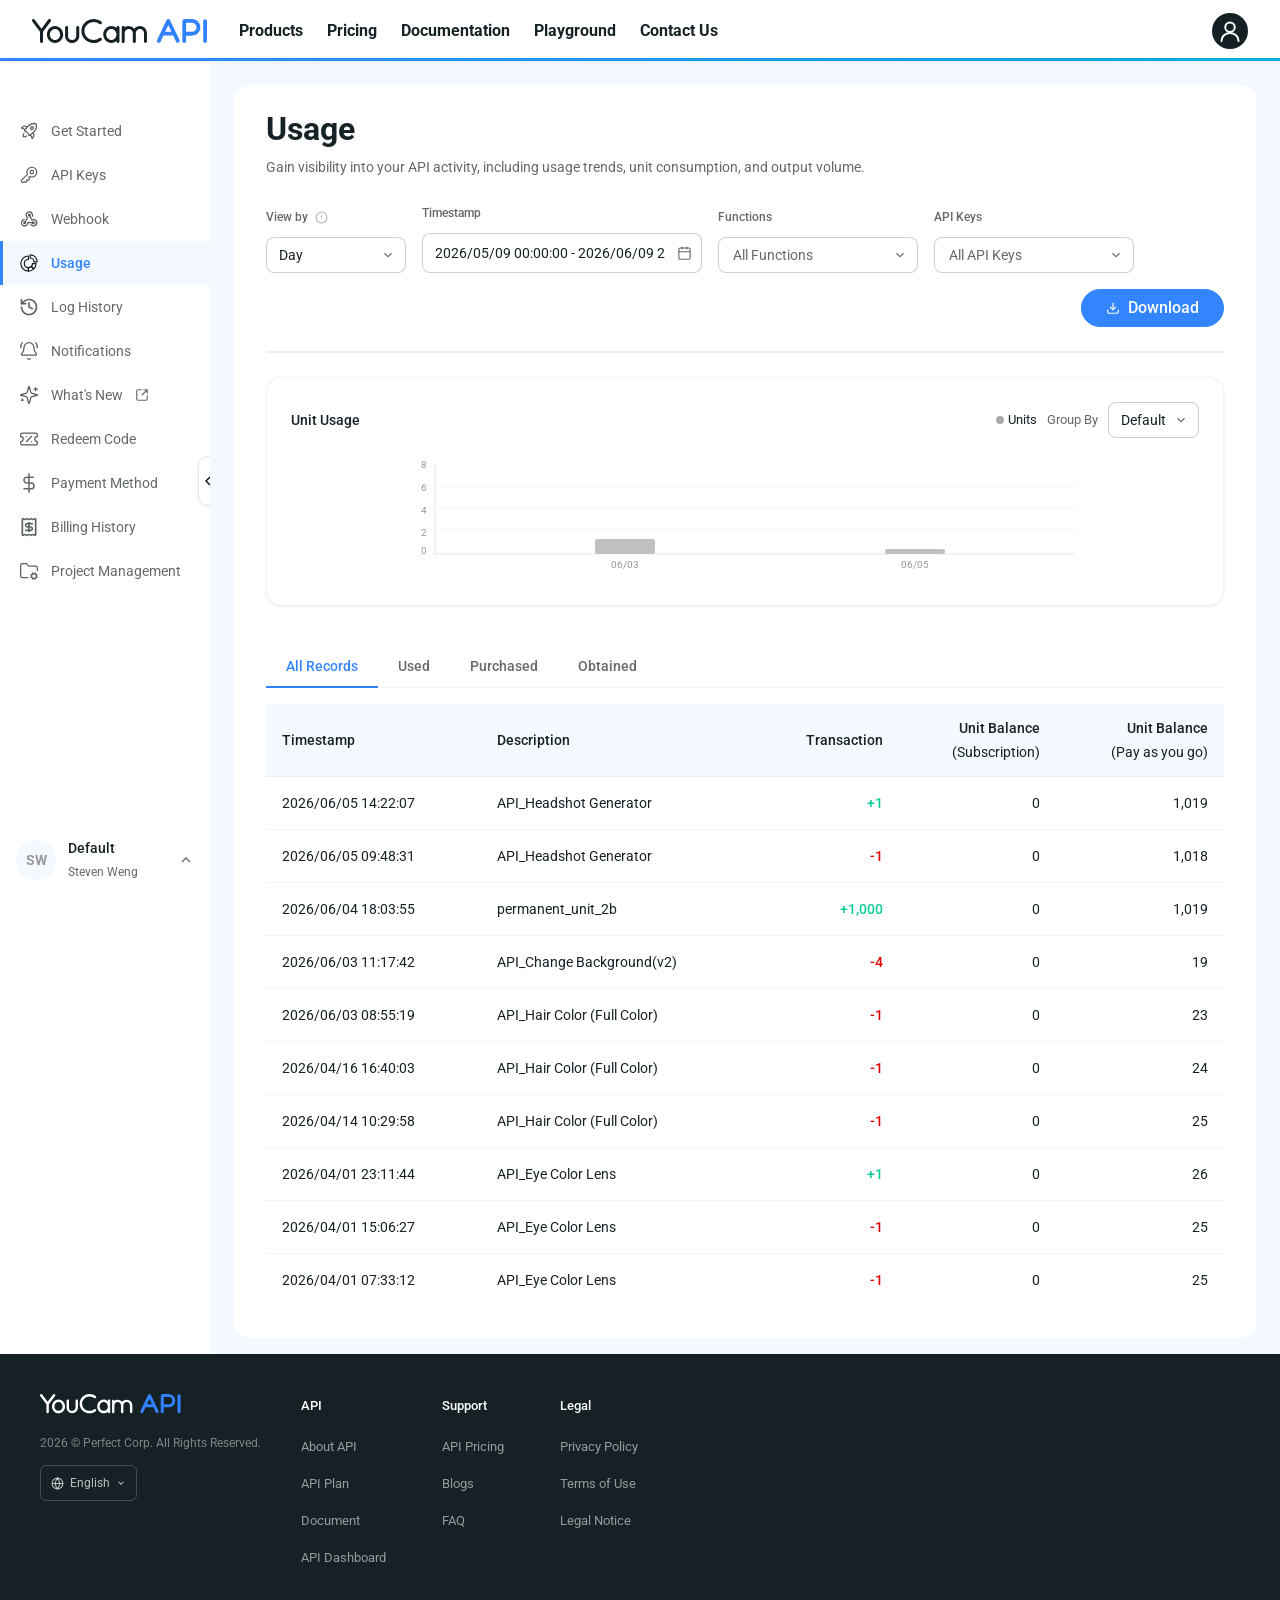
<file: pages/usage.html>
<!DOCTYPE html>
<html lang="en">
<head>
  <meta charset="UTF-8" />
  <meta name="viewport" content="width=device-width, initial-scale=1.0" />
  <title>Usage — YouCam API Console</title>
  <link rel="preconnect" href="https://fonts.googleapis.com" />
  <link href="https://fonts.googleapis.com/css2?family=Roboto:wght@300;400;500;700&display=swap" rel="stylesheet" />
  <link rel="stylesheet" href="../src/css/tokens.css" />
  <link rel="stylesheet" href="../src/css/components.css" />
</head>
<body>

<!-- ══ TOPNAV ══════════════════════════════════════════════════ -->
<header class="topnav">
  <a href="../index.html" class="topnav__logo">
    <img src="../src/icon/API_header.svg" alt="YouCam API" style="height:24px;width:auto;" />
  </a>
  <ul class="topnav__links">
    <li><a href="#">Products</a></li>
    <li><a href="#">Pricing</a></li>
    <li><a href="#">Documentation</a></li>
    <li><a href="#">Playground</a></li>
    <li><a href="#">Contact Us</a></li>
  </ul>
  <div class="topnav__spacer"></div>
  <div class="topnav__avatar">
    <img src="../src/icon/user.svg" alt="Account" style="width:40px;height:40px;display:block;" />
  </div>
</header>

<!-- ══ APP BODY ════════════════════════════════════════════════ -->
<div class="app-body">

  <!-- SIDEBAR -->
  <aside class="sidebar" id="sidebar">
    <button class="sidebar__collapse-btn" data-sidebar-toggle="sidebar" title="Toggle sidebar">
      <svg width="16" height="16" viewBox="0 0 24 24" fill="none" stroke="currentColor" stroke-width="2">
        <polyline data-arrow points="15 6 9 12 15 18"/>
      </svg>
    </button>
    <nav class="sidebar__nav">
      <a class="sidebar__nav-item" href="../index.html">
        <img src="../src/icon/start.svg" class="nav-icon" alt="" />
        <span class="nav-label">Get Started</span>
      </a>
      <a class="sidebar__nav-item" href="api-keys.html">
        <img src="../src/icon/api-key.svg" class="nav-icon" alt="" />
        <span class="nav-label">API Keys</span>
      </a>
      <a class="sidebar__nav-item" href="webhook.html">
        <img src="../src/icon/webhook.svg" class="nav-icon" alt="" />
        <span class="nav-label">Webhook</span>
      </a>
      <a class="sidebar__nav-item active" href="usage.html">
        <img src="../src/icon/usage.svg" class="nav-icon" alt="" />
        <span class="nav-label">Usage</span>
      </a>
      <a class="sidebar__nav-item" href="log-history.html">
        <img src="../src/icon/log history.svg" class="nav-icon" alt="" />
        <span class="nav-label">Log History</span>
      </a>
      <a class="sidebar__nav-item" href="#">
        <img src="../src/icon/notification.svg" class="nav-icon" alt="" />
        <span class="nav-label">Notifications</span>
      </a>
      <a class="sidebar__nav-item" href="#" target="_blank" rel="noopener">
        <img src="../src/icon/whats new.svg" class="nav-icon" alt="" />
        <span class="nav-label">What's New</span>
        <img src="../src/icon/external link.svg" class="nav-external" alt="" />
      </a>
      <a class="sidebar__nav-item" href="#">
        <img src="../src/icon/redeem code.svg" class="nav-icon" alt="" />
        <span class="nav-label">Redeem Code</span>
      </a>
      <a class="sidebar__nav-item" href="#">
        <img src="../src/icon/payment.svg" class="nav-icon" alt="" />
        <span class="nav-label">Payment Method</span>
      </a>
      <a class="sidebar__nav-item" href="#">
        <img src="../src/icon/billing history.svg" class="nav-icon" alt="" />
        <span class="nav-label">Billing History</span>
      </a>
      <a class="sidebar__nav-item" href="#">
        <img src="../src/icon/project management.svg" class="nav-icon" alt="" />
        <span class="nav-label">Project Management</span>
      </a>
    </nav>
    <div class="sidebar__user">
      <div class="sidebar__user-avatar">SW</div>
      <div class="sidebar__user-info">
        <div class="sidebar__user-name">Default</div>
        <div class="sidebar__user-org">Steven Weng</div>
      </div>
      <svg class="sidebar__user-chevron" width="16" height="16" viewBox="0 0 24 24"
        fill="none" stroke="currentColor" stroke-width="2"
        style="margin-left:auto;flex-shrink:0;color:var(--color-text-secondary)">
        <polyline points="18 15 12 9 6 15"/>
      </svg>
    </div>
  </aside>

  <!-- PAGE SHELL -->
  <div class="page-shell">
    <div class="page-content">

      <!-- ── Page header ── -->
      <div class="page-header">
        <h1 class="page-header__title">Usage</h1>
        <p class="page-header__description">Gain visibility into your API activity, including usage trends, unit consumption, and output volume.</p>
      </div>

      <!-- ── Filter bar ── -->
      <div class="filter-bar">
        <div class="filter-bar__group">
          <span class="filter-bar__label">
            View by
            <svg width="13" height="13" viewBox="0 0 24 24" fill="none" stroke="currentColor" stroke-width="2" style="margin-left:3px;vertical-align:middle;opacity:.5"><circle cx="12" cy="12" r="10"/><line x1="12" y1="8" x2="12" y2="12"/><line x1="12" y1="16" x2="12.01" y2="16"/></svg>
          </span>
          <div class="custom-select" data-select>
            <button class="custom-select__trigger" type="button">
              <span class="custom-select__value">Day</span>
              <svg class="custom-select__chevron" width="14" height="14" viewBox="0 0 24 24" fill="none" stroke="currentColor" stroke-width="2"><polyline points="6 9 12 15 18 9"/></svg>
            </button>
            <div class="custom-select__dropdown">
              <div class="custom-select__option selected" data-value="day">Day</div>
              <div class="custom-select__option" data-value="week">Week</div>
              <div class="custom-select__option" data-value="month">Month</div>
            </div>
          </div>
        </div>
        <div class="filter-bar__group">
          <span class="filter-bar__label">Timestamp</span>
          <div class="input-date-range">
            <input class="input" type="text" value="2026/05/09 00:00:00 - 2026/06/09 23:59:59" style="min-width:280px" readonly />
            <span class="input-date-range__icon">
              <svg width="15" height="15" viewBox="0 0 24 24" fill="none" stroke="currentColor" stroke-width="1.8"><rect x="3" y="4" width="18" height="18" rx="2"/><line x1="16" y1="2" x2="16" y2="6"/><line x1="8" y1="2" x2="8" y2="6"/><line x1="3" y1="10" x2="21" y2="10"/></svg>
            </span>
          </div>
        </div>
        <div class="filter-bar__group">
          <span class="filter-bar__label">Functions</span>
          <div class="custom-select custom-select--multi" data-select data-multi style="min-width:200px">
            <div class="custom-select__trigger" role="button" tabindex="0">
              <div class="custom-select__tags" data-tags></div>
              <span class="custom-select__placeholder">All Functions</span>
              <svg class="custom-select__chevron" width="14" height="14" viewBox="0 0 24 24" fill="none" stroke="currentColor" stroke-width="2"><polyline points="6 9 12 15 18 9"/></svg>
            </div>
            <div class="custom-select__dropdown">
              <div class="custom-select__option custom-select__option--all" data-select-all>
                <span class="custom-select__checkbox"></span>Select All
              </div>
              <div class="custom-select__option" data-value="change-bg-v2">
                <span class="custom-select__checkbox"></span>API_Change Background(v2)
              </div>
              <div class="custom-select__option" data-value="cloth-v2">
                <span class="custom-select__checkbox"></span>API_Cloth(v2)
              </div>
              <div class="custom-select__option" data-value="eye-color-lens">
                <span class="custom-select__checkbox"></span>API_Eye Color Lens
              </div>
              <div class="custom-select__option" data-value="hair-color-full">
                <span class="custom-select__checkbox"></span>API_Hair Color (Full Color)
              </div>
              <div class="custom-select__option" data-value="headshot-generator">
                <span class="custom-select__checkbox"></span>API_Headshot Generator
              </div>
              <div class="custom-select__option" data-value="sd-skin-analysis">
                <span class="custom-select__checkbox"></span>API_SD_Skin Analysis
              </div>
            </div>
          </div>
        </div>
        <div class="filter-bar__group">
          <span class="filter-bar__label">API Keys</span>
          <div class="custom-select custom-select--multi" data-select data-multi style="min-width:200px">
            <div class="custom-select__trigger" role="button" tabindex="0">
              <div class="custom-select__tags" data-tags></div>
              <span class="custom-select__placeholder">All API Keys</span>
              <svg class="custom-select__chevron" width="14" height="14" viewBox="0 0 24 24" fill="none" stroke="currentColor" stroke-width="2"><polyline points="6 9 12 15 18 9"/></svg>
            </div>
            <div class="custom-select__dropdown">
              <div class="custom-select__option custom-select__option--all" data-select-all>
                <span class="custom-select__checkbox"></span>Select All
              </div>
              <div class="custom-select__option" data-value="sk-1">
                <span class="custom-select__checkbox"></span>sk-KgGrOmdrpsoSfyndgwXD...
              </div>
              <div class="custom-select__option" data-value="sk-2">
                <span class="custom-select__checkbox"></span>sk-KgGrOmdrpsoSfyndgwXD...
              </div>
            </div>
          </div>
        </div>
        <button class="btn btn-primary" style="margin-left:auto;align-self:flex-end">
          <svg width="14" height="14" viewBox="0 0 24 24" fill="none" stroke="currentColor" stroke-width="2"><path d="M21 15v4a2 2 0 0 1-2 2H5a2 2 0 0 1-2-2v-4"/><polyline points="7 10 12 15 17 10"/><line x1="12" y1="15" x2="12" y2="3"/></svg>
          Download
        </button>
      </div>
      
      <hr color="#eee" class="divider" />

      <!-- Unit Usage chart — grayscale -->
      <div class="card" style="margin-bottom:24px">
        <div style="display:flex;align-items:center;justify-content:space-between;margin-bottom:16px">
          <span style="font-size:14px;font-weight:500">Unit Usage</span>
          <div style="display:flex;align-items:center;gap:10px;font-size:13px">
            <span style="display:flex;align-items:center;gap:4px">
              <span style="width:8px;height:8px;border-radius:50%;background:#aaa;display:inline-block"></span>Units
            </span>
            <span style="color:var(--color-text-secondary)">Group By</span>
            <div class="custom-select" data-select style="min-width:90px">
              <button class="custom-select__trigger" type="button">
                <span class="custom-select__value">Default</span>
                <svg class="custom-select__chevron" width="14" height="14" viewBox="0 0 24 24" fill="none" stroke="currentColor" stroke-width="2"><polyline points="6 9 12 15 18 9"/></svg>
              </button>
              <div class="custom-select__dropdown">
                <div class="custom-select__option selected" data-value="default">Default</div>
                <div class="custom-select__option" data-value="function">Function</div>
              </div>
            </div>
          </div>
        </div>
        <svg viewBox="0 0 700 120" xmlns="http://www.w3.org/2000/svg" style="width:100%;height:120px">
          <line x1="40" y1="10" x2="40" y2="100" stroke="#e5e7eb" stroke-width="1"/>
          <line x1="40" y1="100" x2="680" y2="100" stroke="#e5e7eb" stroke-width="1"/>
          <line x1="40" y1="32" x2="680" y2="32" stroke="#f3f4f6" stroke-width="1"/>
          <line x1="40" y1="54" x2="680" y2="54" stroke="#f3f4f6" stroke-width="1"/>
          <line x1="40" y1="76" x2="680" y2="76" stroke="#f3f4f6" stroke-width="1"/>
          <text x="32" y="14" text-anchor="end" font-size="10" fill="#999">8</text>
          <text x="32" y="37" text-anchor="end" font-size="10" fill="#999">6</text>
          <text x="32" y="60" text-anchor="end" font-size="10" fill="#999">4</text>
          <text x="32" y="82" text-anchor="end" font-size="10" fill="#999">2</text>
          <text x="32" y="100" text-anchor="end" font-size="10" fill="#999">0</text>
          <rect x="200" y="85" width="60" height="15" fill="#c0c0c0" rx="2"/>
          <rect x="490" y="95" width="60" height="5" fill="#c0c0c0" rx="2"/>
          <text x="230" y="114" text-anchor="middle" font-size="10" fill="#999">06/03</text>
          <text x="520" y="114" text-anchor="middle" font-size="10" fill="#999">06/05</text>
        </svg>
      </div>

      <!-- ── Unit Records ── -->
      <div style="margin-top:40px">

        <div class="tabs" style="margin-bottom:16px">
          <button class="tab active">All Records</button>
          <button class="tab">Used</button>
          <button class="tab">Purchased</button>
          <button class="tab">Obtained</button>
        </div>

        <div class="table-wrapper">
          <table class="table">
            <thead>
              <tr>
                <th>Timestamp</th>
                <th>Description</th>
                <th class="col-right">Transaction</th>
                <th class="col-right">Unit Balance<br><span style="font-weight:400">(Subscription)</span></th>
                <th class="col-right">Unit Balance<br><span style="font-weight:400">(Pay as you go)</span></th>
              </tr>
            </thead>
            <tbody>
              <tr><td>2026/06/05 14:22:07</td><td>API_Headshot Generator</td><td class="col-right"><span class="tx-positive">+1</span></td><td class="col-right">0</td><td class="col-right">1,019</td></tr>
              <tr><td>2026/06/05 09:48:31</td><td>API_Headshot Generator</td><td class="col-right"><span class="tx-negative">-1</span></td><td class="col-right">0</td><td class="col-right">1,018</td></tr>
              <tr><td>2026/06/04 18:03:55</td><td>permanent_unit_2b</td><td class="col-right"><span class="tx-positive">+1,000</span></td><td class="col-right">0</td><td class="col-right">1,019</td></tr>
              <tr><td>2026/06/03 11:17:42</td><td>API_Change Background(v2)</td><td class="col-right"><span class="tx-negative">-4</span></td><td class="col-right">0</td><td class="col-right">19</td></tr>
              <tr><td>2026/06/03 08:55:19</td><td>API_Hair Color (Full Color)</td><td class="col-right"><span class="tx-negative">-1</span></td><td class="col-right">0</td><td class="col-right">23</td></tr>
              <tr><td>2026/04/16 16:40:03</td><td>API_Hair Color (Full Color)</td><td class="col-right"><span class="tx-negative">-1</span></td><td class="col-right">0</td><td class="col-right">24</td></tr>
              <tr><td>2026/04/14 10:29:58</td><td>API_Hair Color (Full Color)</td><td class="col-right"><span class="tx-negative">-1</span></td><td class="col-right">0</td><td class="col-right">25</td></tr>
              <tr><td>2026/04/01 23:11:44</td><td>API_Eye Color Lens</td><td class="col-right"><span class="tx-positive">+1</span></td><td class="col-right">0</td><td class="col-right">26</td></tr>
              <tr><td>2026/04/01 15:06:27</td><td>API_Eye Color Lens</td><td class="col-right"><span class="tx-negative">-1</span></td><td class="col-right">0</td><td class="col-right">25</td></tr>
              <tr><td>2026/04/01 07:33:12</td><td>API_Eye Color Lens</td><td class="col-right"><span class="tx-negative">-1</span></td><td class="col-right">0</td><td class="col-right">25</td></tr>
            </tbody>
          </table>
        </div>
      </div>

    </div><!-- /.page-content -->
  </div><!-- /.page-shell -->
</div><!-- /.app-body -->

<footer class="site-footer">
  <div class="site-footer__inner">
    <div class="site-footer__brand">
      <a href="../index.html" class="site-footer__logo">
        <img src="../src/icon/API_footer.svg" alt="YouCam API" style="height:20px;width:auto;" />
      </a>
      <p class="site-footer__copy">2026 © Perfect Corp. All Rights Reserved.</p>
      <div class="site-footer__lang">
        <svg width="13" height="13" viewBox="0 0 24 24" fill="none" stroke="currentColor" stroke-width="2">
          <circle cx="12" cy="12" r="10"/><line x1="2" y1="12" x2="22" y2="12"/>
          <path d="M12 2a15.3 15.3 0 0 1 4 10 15.3 15.3 0 0 1-4 10 15.3 15.3 0 0 1-4-10 15.3 15.3 0 0 1 4-10z"/>
        </svg>
        <span>English</span>
        <svg width="10" height="10" viewBox="0 0 24 24" fill="none" stroke="currentColor" stroke-width="2.5">
          <polyline points="6 9 12 15 18 9"/>
        </svg>
      </div>
    </div>
    <div class="site-footer__links">
      <div class="site-footer__col">
        <h4 class="site-footer__col-title">API</h4>
        <ul>
          <li><a href="https://yce.perfectcorp.com/ai-api" target="_blank">About API</a></li>
          <li><a href="https://yce.perfectcorp.com/ai-api/api-pricing" target="_blank">API Plan</a></li>
          <li><a href="https://docs.perfectcorp.com/develop/introduction" target="_blank">Document</a></li>
          <li><a href="../index.html">API Dashboard</a></li>
        </ul>
      </div>
      <div class="site-footer__col">
        <h4 class="site-footer__col-title">Support</h4>
        <ul>
          <li><a href="https://yce.perfectcorp.com/ai-api/api-pricing" target="_blank">API Pricing</a></li>
          <li><a href="https://www.perfectcorp.com/consumer/blog" target="_blank">Blogs</a></li>
          <li><a href="https://yce.perfectcorp.com/faq" target="_blank">FAQ</a></li>
        </ul>
      </div>
      <div class="site-footer__col">
        <h4 class="site-footer__col-title">Legal</h4>
        <ul>
          <li><a href="#" target="_blank">Privacy Policy</a></li>
          <li><a href="#" target="_blank">Terms of Use</a></li>
          <li><a href="#" target="_blank">Legal Notice</a></li>
        </ul>
      </div>
    </div>
  </div>
</footer>

<script src="../src/js/components.js"></script>
</body>
</html>
</file>
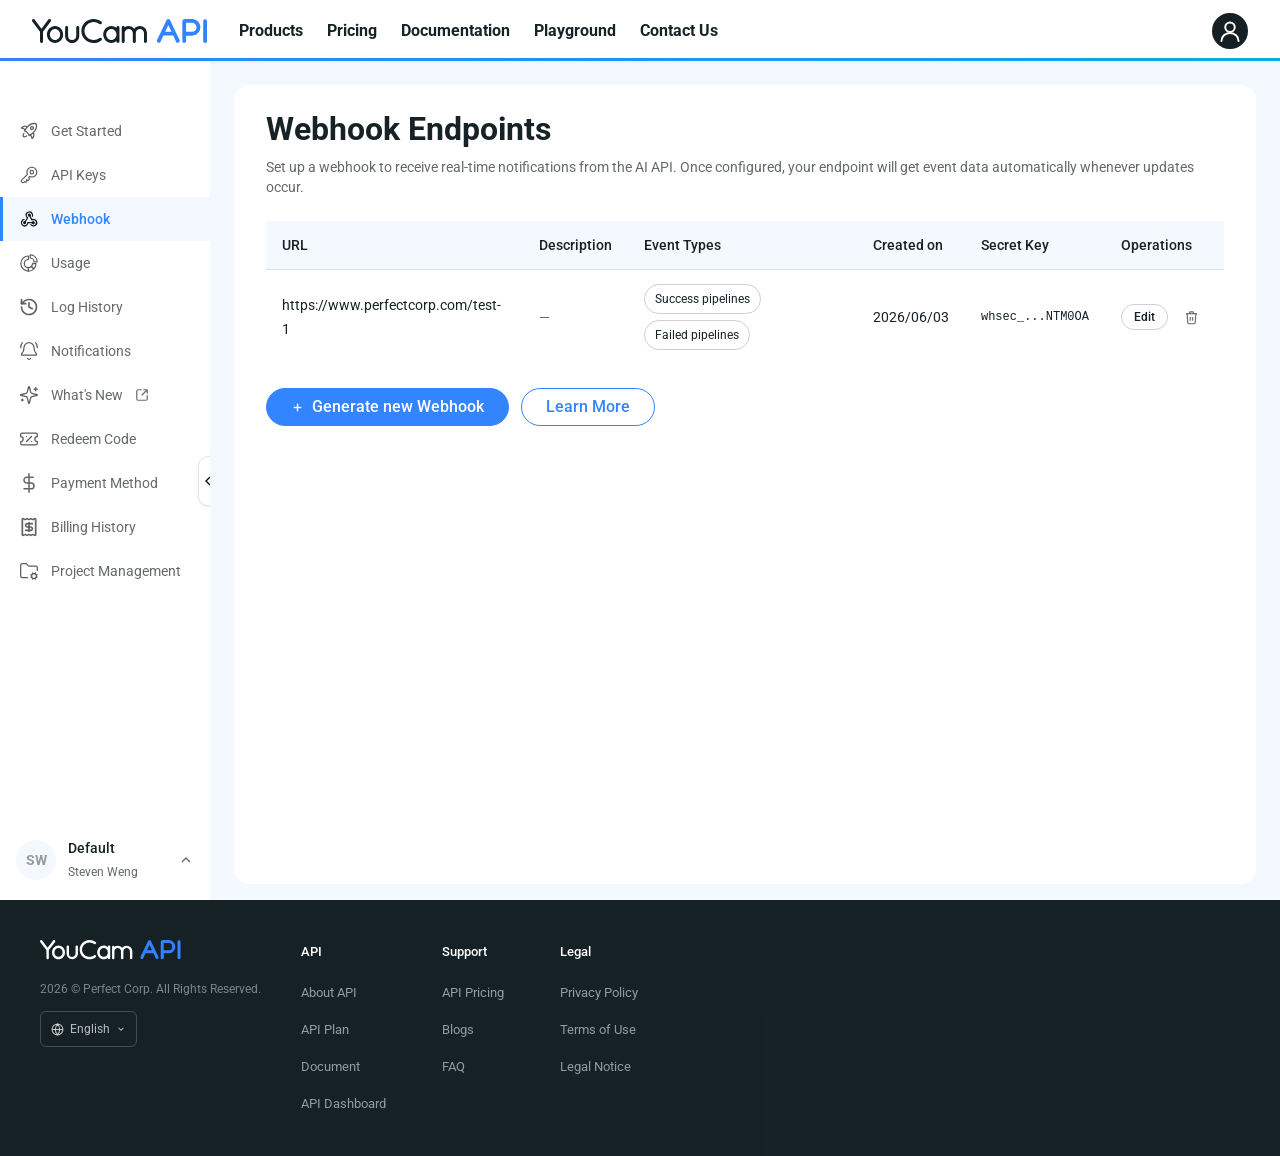
<file: pages/webhook.html>
<!DOCTYPE html>
<html lang="en">
<head>
  <meta charset="UTF-8" />
  <meta name="viewport" content="width=device-width, initial-scale=1.0" />
  <title>Webhook — YouCam API Console</title>
  <link rel="preconnect" href="https://fonts.googleapis.com" />
  <link href="https://fonts.googleapis.com/css2?family=Roboto:wght@300;400;500;700&display=swap" rel="stylesheet" />
  <link rel="stylesheet" href="../src/css/tokens.css" />
  <link rel="stylesheet" href="../src/css/components.css" />
</head>
<body>

<!-- ══ TOPNAV ══════════════════════════════════════════════════ -->
<header class="topnav">
  <a href="../index.html" class="topnav__logo">
    <img src="../src/icon/API_header.svg" alt="YouCam API" style="height:24px;width:auto;" />
  </a>
  <ul class="topnav__links">
    <li><a href="#">Products</a></li>
    <li><a href="#">Pricing</a></li>
    <li><a href="#">Documentation</a></li>
    <li><a href="#">Playground</a></li>
    <li><a href="#">Contact Us</a></li>
  </ul>
  <div class="topnav__spacer"></div>
  <div class="topnav__avatar">
    <img src="../src/icon/user.svg" alt="Account" style="width:40px;height:40px;display:block;" />
  </div>
</header>

<!-- ══ APP BODY ════════════════════════════════════════════════ -->
<div class="app-body">

  <!-- SIDEBAR -->
  <aside class="sidebar" id="sidebar">
    <button class="sidebar__collapse-btn" data-sidebar-toggle="sidebar" title="Toggle sidebar">
      <svg width="16" height="16" viewBox="0 0 24 24" fill="none" stroke="currentColor" stroke-width="2">
        <polyline data-arrow points="15 6 9 12 15 18"/>
      </svg>
    </button>
    <nav class="sidebar__nav">
      <a class="sidebar__nav-item" href="../index.html">
        <img src="../src/icon/start.svg" class="nav-icon" alt="" />
        <span class="nav-label">Get Started</span>
        
      </a>
      <a class="sidebar__nav-item" href="api-keys.html">
        <img src="../src/icon/api-key.svg" class="nav-icon" alt="" />
        <span class="nav-label">API Keys</span>
        
      </a>
      <a class="sidebar__nav-item active" href="webhook.html">
        <img src="../src/icon/webhook.svg" class="nav-icon" alt="" />
        <span class="nav-label">Webhook</span>
        
      </a>
      <a class="sidebar__nav-item" href="usage.html">
        <img src="../src/icon/usage.svg" class="nav-icon" alt="" />
        <span class="nav-label">Usage</span>
        
      </a>
      <a class="sidebar__nav-item" href="log-history.html">
        <img src="../src/icon/log history.svg" class="nav-icon" alt="" />
        <span class="nav-label">Log History</span>
      </a>
      <a class="sidebar__nav-item" href="#">
        <img src="../src/icon/notification.svg" class="nav-icon" alt="" />
        <span class="nav-label">Notifications</span>
        
      </a>
      <a class="sidebar__nav-item" href="#" target="_blank" rel="noopener">
        <img src="../src/icon/whats new.svg" class="nav-icon" alt="" />
        <span class="nav-label">What's New</span>
        <img src="../src/icon/external link.svg" class="nav-external" alt="" />
      </a>
      <a class="sidebar__nav-item" href="#">
        <img src="../src/icon/redeem code.svg" class="nav-icon" alt="" />
        <span class="nav-label">Redeem Code</span>
        
      </a>
      <a class="sidebar__nav-item" href="#">
        <img src="../src/icon/payment.svg" class="nav-icon" alt="" />
        <span class="nav-label">Payment Method</span>
        
      </a>
      <a class="sidebar__nav-item" href="#">
        <img src="../src/icon/billing history.svg" class="nav-icon" alt="" />
        <span class="nav-label">Billing History</span>
        
      </a>
      <a class="sidebar__nav-item" href="#">
        <img src="../src/icon/project management.svg" class="nav-icon" alt="" />
        <span class="nav-label">Project Management</span>
        
      </a>
    </nav>
    <div class="sidebar__user">
      <div class="sidebar__user-avatar">SW</div>
      <div class="sidebar__user-info">
        <div class="sidebar__user-name">Default</div>
        <div class="sidebar__user-org">Steven Weng</div>
      </div>
      <svg class="sidebar__user-chevron" width="16" height="16" viewBox="0 0 24 24"
        fill="none" stroke="currentColor" stroke-width="2"
        style="margin-left:auto;flex-shrink:0;color:var(--color-text-secondary)">
        <polyline points="18 15 12 9 6 15"/>
      </svg>
    </div>
  </aside>

  <!-- PAGE SHELL -->
  <div class="page-shell">
    <div class="page-content">
      <div class="page-header">
        <h1 class="page-header__title">Webhook Endpoints</h1>
        <p class="page-header__description">Set up a webhook to receive real-time notifications from the AI API. Once configured, your endpoint will get event data automatically whenever updates occur.</p>
      </div>

      <div class="table-wrapper" style="margin-bottom:24px">
          <table class="table">
            <thead><tr>
              <th>URL</th><th>Description</th><th>Event Types</th>
              <th>Created on</th><th>Secret Key</th><th>Operations</th>
            </tr></thead>
            <tbody>
              <tr>
                <td>https://www.perfectcorp.com/test-1</td>
                <td style="color:var(--color-text-secondary)">—</td>
                <td><div style="display:flex;gap:6px;flex-wrap:wrap">
                  <span class="chip">Success pipelines</span>
                  <span class="chip">Failed pipelines</span>
                </div></td>
                <td>2026/06/03</td>
                <td style="font-family:var(--font-mono);font-size:12px">whsec_...NTM0OA</td>
                <td><div class="ops-cell">
                  <button class="btn btn-secondary">Edit</button>
                  <button class="btn-icon danger" data-confirm="Delete this webhook?" data-confirm-label="Delete" title="Delete"><svg width="15" height="15" viewBox="0 0 24 24" fill="none" stroke="currentColor" stroke-width="1.8"><polyline points="3 6 5 6 21 6"/><path d="M19 6l-1 14a2 2 0 0 1-2 2H8a2 2 0 0 1-2-2L5 6"/><path d="M10 11v6M14 11v6M9 6V4a1 1 0 0 1 1-1h4a1 1 0 0 1 1 1v2"/></svg></button>
                </div></td>
              </tr>
            </tbody>
          </table>
      </div>

      <div style="display:flex;gap:12px">
        <button class="btn btn-primary" data-modal-open="modalWebhook">
          <svg width="13" height="13" viewBox="0 0 24 24" fill="none" stroke="currentColor" stroke-width="2.5"><line x1="12" y1="5" x2="12" y2="19"/><line x1="5" y1="12" x2="19" y2="12"/></svg>
          Generate new Webhook
        </button>
        <button class="btn btn-outline">Learn More</button>
      </div>

<div class="modal-overlay" id="modalWebhook">
  <div class="modal">
    <div class="modal__header">
      <span class="modal__title">Generate new Webhook</span>
      <button class="modal__close" data-modal-close>
        <svg width="16" height="16" viewBox="0 0 24 24" fill="none" stroke="currentColor" stroke-width="2"><line x1="18" y1="6" x2="6" y2="18"/><line x1="6" y1="6" x2="18" y2="18"/></svg>
      </button>
    </div>
    <div class="modal__body">
      <div class="form-group">
        <label class="form-label">URL <span class="required">*</span></label>
        <input class="input" type="url" placeholder="https://your-domain.com/webhook" />
      </div>
      <div class="form-group">
        <label class="form-label">Event Types</label>
        <div style="display:flex;flex-direction:column;gap:8px;margin-top:4px">
          <label class="checkbox-wrapper"><input type="checkbox" class="checkbox" checked /><span class="checkbox-label">Success pipelines</span></label>
          <label class="checkbox-wrapper"><input type="checkbox" class="checkbox" checked /><span class="checkbox-label">Failed pipelines</span></label>
        </div>
      </div>
    </div>
    <div class="modal__footer">
      <button class="btn btn-primary" onclick="Toast.show('Webhook created!','success');Modal.close('modalWebhook')">Generate</button>
    </div>
  </div>
</div>
    </div><!-- /page-content -->
  </div><!-- /page-shell -->

</div><!-- /app-body -->

<!-- ══ FOOTER ══════════════════════════════════════════════════ -->
<footer class="site-footer">
  <div class="site-footer__inner">
    <div class="site-footer__brand">
      <a href="../index.html" class="site-footer__logo">
        <img src="../src/icon/API_footer.svg" alt="YouCam API" style="height:20px;width:auto;" />
      </a>
      <p class="site-footer__copy">2026 © Perfect Corp. All Rights Reserved.</p>
      <div class="site-footer__lang">
        <svg width="13" height="13" viewBox="0 0 24 24" fill="none" stroke="currentColor" stroke-width="2">
          <circle cx="12" cy="12" r="10"/><line x1="2" y1="12" x2="22" y2="12"/>
          <path d="M12 2a15.3 15.3 0 0 1 4 10 15.3 15.3 0 0 1-4 10 15.3 15.3 0 0 1-4-10 15.3 15.3 0 0 1 4-10z"/>
        </svg>
        <span>English</span>
        <svg width="10" height="10" viewBox="0 0 24 24" fill="none" stroke="currentColor" stroke-width="2.5">
          <polyline points="6 9 12 15 18 9"/>
        </svg>
      </div>
    </div>
    <div class="site-footer__links">
      <div class="site-footer__col">
        <h4 class="site-footer__col-title">API</h4>
        <ul>
          <li><a href="https://yce.perfectcorp.com/ai-api" target="_blank">About API</a></li>
          <li><a href="https://yce.perfectcorp.com/ai-api/api-pricing" target="_blank">API Plan</a></li>
          <li><a href="https://docs.perfectcorp.com/develop/introduction" target="_blank">Document</a></li>
          <li><a href="../index.html">API Dashboard</a></li>
        </ul>
      </div>
      <div class="site-footer__col">
        <h4 class="site-footer__col-title">Support</h4>
        <ul>
          <li><a href="https://yce.perfectcorp.com/ai-api/api-pricing" target="_blank">API Pricing</a></li>
          <li><a href="https://www.perfectcorp.com/consumer/blog" target="_blank">Blogs</a></li>
          <li><a href="https://yce.perfectcorp.com/faq" target="_blank">FAQ</a></li>
        </ul>
      </div>
      <div class="site-footer__col">
        <h4 class="site-footer__col-title">Legal</h4>
        <ul>
          <li><a href="#" target="_blank">Privacy Policy</a></li>
          <li><a href="#" target="_blank">Terms of Use</a></li>
          <li><a href="#" target="_blank">Legal Notice</a></li>
        </ul>
      </div>
    </div>
  </div>
</footer>

<script src="../src/js/components.js"></script>
</body>
</html>
</file>
<file: src/css/tokens.css>
/* ============================================================
   YouCam API Console — Design Tokens
   Source: https://yce.perfectcorp.com/api-console/en/
   ============================================================ */

:root {
  /* --- Brand Colors --- */
  --color-brand:              #3385ff;
  --color-brand-active:       #2e78e9;
  --color-brand-bg-weak:      rgba(51, 133, 255, 0.05);
  --color-brand-bg-solid:     #f5f9ff;

  /* --- Text Colors --- */
  --color-text-default:       rgba(9, 22, 26, 0.95);
  --color-text-secondary:     rgba(17, 24, 26, 0.65);
  --color-text-weaker:        rgba(17, 24, 26, 0.45);
  --color-text-placeholder:   #999999;
  --color-text-brand:         #3385ff;
  --color-text-on-brand:      #ffffff;
  --color-text-inverted:      #ffffff;

  /* --- Background / Surface --- */
  --color-bg-page:            #ffffff;
  --color-bg-sidebar:         #ffffff;
  --color-bg-card:            #ffffff;
  --color-bg-overlay:         #00000080;
  --color-bg-fill-weak:       #3385ff0d;
  --color-bg-fill-grey:       #11181a0a;
  --color-bg-topnav:          #000000;

  /* --- Border / Stroke --- */
  --color-border-default:     rgba(17, 24, 26, 0.05);
  --color-border-strong:      rgba(17, 24, 26, 0.20);
  --color-border-sidebar:     #e5e7eb;
  --color-border-brand:       #3385ff;

  /* --- Semantic: Success --- */
  --color-success:            #0acc92;
  --color-success-text:       #0acc92;
  --color-success-bg:         rgba(10, 204, 146, 0.05);
  --color-success-border:     rgba(10, 204, 146, 0.30);

  /* --- Semantic: Error --- */
  --color-error:              #de0000;
  --color-error-text:         #de0000;
  --color-error-bg:           rgba(222, 0, 0, 0.14);
  --color-error-border:       rgba(222, 0, 0, 0.30);

  /* --- Semantic: Warning --- */
  --color-warning:            #fec62e;

  /* --- Neutrals --- */
  --color-neutral-50:         rgba(17, 24, 26, 0.04);
  --color-neutral-100:        rgba(17, 24, 26, 0.10);
  --color-neutral-200:        rgba(17, 24, 26, 0.20);
  --color-neutral-500:        #999999;
  --color-neutral-900:        #12181a;
  --color-white:              #ffffff;
  --color-black:              #000000;

  /* ---------------------------------------------------------- */
  /* Typography                                                  */
  /* ---------------------------------------------------------- */
  --font-sans:      'Roboto', ui-sans-serif, system-ui, sans-serif;
  --font-mono:      ui-monospace, SFMono-Regular, Menlo, Monaco, Consolas, monospace;

  --font-weight-regular: 400;
  --font-weight-medium:  500;
  --font-weight-bold:    700;

  --text-h1:        40px;
  --text-h2:        32px;
  --text-h3:        24px;
  --text-h4:        20px;
  --text-body-lg:   18px;
  --text-body:      16px;
  --text-body-sm:   14px;
  --text-caption:   12px;

  --leading-h1:     48px;
  --leading-h2:     40px;
  --leading-h3:     32px;
  --leading-h4:     28px;
  --leading-body-lg: 28px;
  --leading-body:   24px;
  --leading-body-sm: 20px;
  --leading-caption: 16px;

  /* ---------------------------------------------------------- */
  /* Spacing (4px base)                                          */
  /* ---------------------------------------------------------- */
  --space-1:   4px;
  --space-2:   8px;
  --space-3:   12px;
  --space-4:   16px;
  --space-5:   20px;
  --space-6:   24px;
  --space-7:   28px;
  --space-8:   32px;
  --space-10:  40px;
  --space-12:  48px;

  /* ---------------------------------------------------------- */
  /* Border Radius                                               */
  /* ---------------------------------------------------------- */
  --radius-xs:   2px;
  --radius-sm:   8px;
  --radius-md:   16px;
  --radius-lg:   20px;
  --radius-pill: 9999px;

  /* ---------------------------------------------------------- */
  /* Shadows                                                     */
  /* ---------------------------------------------------------- */
  --shadow-sm:  0 1px 3px rgba(0, 0, 0, 0.08);
  --shadow-md:  0 4px 16px rgba(0, 0, 0, 0.12);
  --shadow-lg:  0 8px 32px rgba(0, 0, 0, 0.16);

  /* ---------------------------------------------------------- */
  /* Layout                                                      */
  /* ---------------------------------------------------------- */
  --topnav-height:   61px;
  --sidebar-width:   210px;
  --content-padding: var(--space-8) var(--space-10);

  /* ---------------------------------------------------------- */
  /* Motion                                                      */
  /* ---------------------------------------------------------- */
  --transition-fast:   0.15s ease;
  --transition-normal: 0.25s ease;
}
</file>
<file: src/css/components.css>
/* ============================================================
   YouCam API Console — Component Library
   Depends on: tokens.css
   ============================================================ */

/* --- Reset & Base ------------------------------------------ */
*, *::before, *::after { box-sizing: border-box; margin: 0; padding: 0; }

body {
  font-family: var(--font-sans);
  font-size: var(--text-body);
  line-height: var(--leading-body);
  color: var(--color-text-default);
  background: var(--color-bg-page);
  -webkit-font-smoothing: antialiased;
}

a { color: var(--color-text-brand); text-decoration: none; }
a:hover { text-decoration: underline; }

/* ============================================================
   LAYOUT
   ============================================================ */

/* Top Navigation Bar */
.topnav {
  position: fixed;
  top: 0;
  left: 0;
  right: 0;
  height: var(--topnav-height);
  background: #ffffff;
  box-shadow: 0 1px 4px rgba(0,0,0,0.06);
  display: flex;
  align-items: center;
  padding: 0 var(--space-8);
  gap: var(--space-8);
  z-index: 100;
  overflow: visible;
}

/* Gradient underline — matches real site (#3183ff → #03ade2, 3px) */
.topnav::after {
  content: '';
  position: absolute;
  bottom: 0;
  left: 0;
  right: 0;
  height: 3px;
  background: linear-gradient(90deg, #3183ff 0%, #03ade2 100%);
  pointer-events: none;
}

.topnav__logo {
  display: flex;
  align-items: center;
  height: 24px;
  gap: var(--space-2);
  flex-shrink: 0;
}

.topnav__logo-text {
  color: var(--color-white);
  font-size: var(--text-body-lg);
  font-weight: var(--font-weight-bold);
  letter-spacing: -0.02em;
}

.topnav__logo-text span {
  color: var(--color-brand);
}

.topnav__links {
  display: flex;
  align-items: center;
  gap: var(--space-6);
  list-style: none;
}

.topnav__links a {
  color: var(--color-text-default);
  font-size: var(--text-body);
  font-weight: var(--font-weight-bold);
  transition: color var(--transition-fast);
}

.topnav__links a:hover {
  color: var(--color-brand);
  text-decoration: none;
}

.topnav__links .has-dropdown {
  display: flex;
  align-items: center;
  gap: var(--space-1);
  cursor: pointer;
}

.topnav__spacer { flex: 1; }

.topnav__avatar {
  width: 36px;
  height: 36px;
  border-radius: var(--radius-pill);
  background: rgba(17, 24, 26, 0.08);
  border: none;
  color: var(--color-text-default);
  display: flex;
  align-items: center;
  justify-content: center;
  cursor: pointer;
  overflow: hidden;
}

/* Sidebar */
.sidebar {
  position: sticky;
  top: var(--topnav-height);
  height: calc(100vh - var(--topnav-height));
  width: var(--sidebar-width);
  min-width: var(--sidebar-width);
  background: var(--color-bg-sidebar);
  display: flex;
  flex-direction: column;
  flex-shrink: 0;
  transition: width var(--transition-normal), min-width var(--transition-normal);
  z-index: 90;
  overflow: hidden;
  align-self: flex-start;
}

/* Collapsed: icon-only mini sidebar (60px) */
.sidebar.collapsed {
  width: 60px;
  min-width: 60px;
}

.sidebar.collapsed .nav-label    { display: none; }
.sidebar.collapsed .nav-external { display: none; }

/* Force every nav item to the same height when collapsed */
.sidebar.collapsed .sidebar__nav-item {
  justify-content: center;
  align-items: center;
  padding: 0;
  gap: 0;
  height: 44px;        /* fixed height = same as expanded items */
  min-height: 44px;
  border-left-width: 2px;
}

.sidebar.collapsed .sidebar__user {
  justify-content: center;
  padding: var(--space-3);
}
.sidebar.collapsed .sidebar__user-info   { display: none; }
.sidebar.collapsed .sidebar__user-chevron { display: none; }

.sidebar__nav {
  flex: 1;
  padding: var(--space-12) 0;
  overflow-y: auto;
  overflow-x: hidden;
}

.sidebar__nav-item {
  display: flex;
  align-items: center;
  gap: var(--space-3);
  padding: 0 var(--space-4);
  height: 44px;           /* fixed height — stays the same when collapsed */
  color: var(--color-text-secondary);
  font-size: var(--text-body-sm);
  font-weight: var(--font-weight-regular);
  cursor: pointer;
  white-space: nowrap;
  border-left: 3px solid transparent;
  transition: color var(--transition-fast), background var(--transition-fast), border-color var(--transition-fast);
  text-decoration: none;
}

.sidebar__nav-item:hover {
  background: var(--color-bg-fill-grey);
  color: var(--color-text-default);
  text-decoration: none;
}

.sidebar__nav-item.active {
  border-left-color: var(--color-brand);
  color: var(--color-brand);
  background: var(--color-brand-bg-weak);
  font-weight: var(--font-weight-medium);
}

.sidebar__nav-item .nav-icon {
  width: 20px;
  height: 20px;
  flex-shrink: 0;
  opacity: 0.7;
}

.sidebar__nav-item.active .nav-icon {
  opacity: 1;
}

.sidebar__collapse-btn {
  position: absolute;
  right: -8px;
  top: 50%;
  transform: translateY(-50%);
  width: 20px;
  height: 50px;
  border-radius: var(--radius-pill);
  background: var(--color-white);
  border: 1px solid var(--color-border-sidebar);
  display: flex;
  align-items: center;
  justify-content: center;
  cursor: pointer;
  z-index: 1;
  box-shadow: var(--shadow-sm);
  transition: background var(--transition-fast);
}

.sidebar__collapse-btn:hover {
  background: var(--color-bg-fill-grey);
}

.sidebar__user {
  padding: var(--space-4);
  display: flex;
  align-items: center;
  gap: var(--space-3);
  cursor: pointer;
}

.sidebar__user-avatar {
  width: 40px;
  height: 40px;
  border-radius: var(--radius-pill);
  background: var(--color-bg-fill-weak);
  color: var(--color-text-placeholder);
  display: flex;
  align-items: center;
  justify-content: center;
  font-size: var(--text-body-sm);
  font-weight: var(--font-weight-bold);
  flex-shrink: 0;
}

.sidebar__user-info {
  overflow: hidden;
}

.sidebar__user-name {
  font-size: var(--text-body-sm);
  font-weight: var(--font-weight-medium);
  color: var(--color-text-default);
  white-space: nowrap;
  overflow: hidden;
  text-overflow: ellipsis;
}

.sidebar__user-org {
  font-size: var(--text-caption);
  color: var(--color-text-secondary);
  white-space: nowrap;
  overflow: hidden;
  text-overflow: ellipsis;
}

/* App body — flex row: sidebar + page content.
   min-height: 100vh ensures the footer (outside this div) is always below the fold. */
.app-body {
  display: flex;
  padding-top: var(--topnav-height);
  min-height: 100vh;
}

/* Page shell — light gray background, fills remaining width beside sidebar */
.page-shell {
  flex: 1;
  min-width: 0;
  background: var(--color-bg-fill-weak);   /* rgba(17,24,26,.02) */
}

/* Page content — white box sitting inside the gray shell */
.page-content {
  background: #ffffff;
  padding: var(--space-6) var(--space-8);
  margin: var(--space-6);                  /* gap between shell edges and white box */
  min-height: calc(100% - var(--space-10)); /* stretch white area vertically */
  border-radius: var(--radius-md);
}

/* Page Header */
.page-header {
  margin-bottom: var(--space-6);
}

.page-header__title {
  font-size: var(--text-h2);
  font-weight: var(--font-weight-bold);
  line-height: var(--leading-h2);
  color: var(--color-text-default);
  margin-bottom: var(--space-2);
}

.page-header__description {
  font-size: var(--text-body-sm);
  color: var(--color-text-secondary);
  line-height: var(--leading-body-sm);
}

.page-header__row {
  display: flex;
  align-items: center;
  justify-content: space-between;
  gap: var(--space-4);
}

/* ============================================================
   BUTTONS
   ============================================================ */

.btn {
  display: inline-flex;
  align-items: center;
  justify-content: center;
  gap: var(--space-2);
  font-family: var(--font-sans);
  font-size: var(--text-body);
  font-weight: var(--font-weight-medium);
  line-height: 1;
  cursor: pointer;
  border: none;
  outline: none;
  transition: background var(--transition-fast), color var(--transition-fast), border-color var(--transition-fast), opacity var(--transition-fast);
  white-space: nowrap;
  text-decoration: none;
}

.btn:disabled {
  opacity: 0.45;
  cursor: not-allowed;
  pointer-events: none;
}

/* Primary — filled pill */
.btn-primary {
  background: var(--color-brand);
  color: var(--color-white);
  border-radius: var(--radius-pill);
  padding: 10px var(--space-6);
  border: 1.5px solid var(--color-brand);
}

.btn-primary:hover {
  background: var(--color-brand-active);
  border-color: var(--color-brand-active);
}

/* Outline — pill */
.btn-outline {
  background: transparent;
  color: var(--color-brand);
  border: 1.5px solid var(--color-brand);
  border-radius: var(--radius-pill);
  padding: 10px var(--space-6);
}

.btn-outline:hover {
  background: var(--color-brand-bg-weak);
}

/* Secondary — ghost rectangle (used in tables) */
.btn-secondary {
  background: transparent;
  color: var(--color-text-default);
  border: 1px solid var(--color-border-strong);
  border-radius: 50px;
  padding: 6px var(--space-3);
  font-size: var(--text-caption);
}

.btn-secondary:hover {
  background: var(--color-bg-fill-grey);
}

/* Danger */
.btn-danger {
  background: var(--color-error);
  color: var(--color-white);
  border-radius: var(--radius-pill);
  padding: 10px var(--space-6);
  border: 1.5px solid var(--color-error);
}

.btn-danger:hover {
  background: #c00000;
  border-color: #c00000;
}

/* Icon Button */
.btn-icon {
  background: transparent;
  border: none;
  border-radius: var(--radius-sm);
  width: 32px;
  height: 32px;
  display: inline-flex;
  align-items: center;
  justify-content: center;
  color: var(--color-text-secondary);
  cursor: pointer;
  padding: 0;
  transition: background var(--transition-fast), color var(--transition-fast);
}

.btn-icon:hover {
  background: var(--color-bg-fill-grey);
  color: var(--color-text-default);
}

.btn-icon.danger:hover {
  background: var(--color-error-bg);
  color: var(--color-error);
}

/* ============================================================
   BADGES & CHIPS
   ============================================================ */

/* Status Badge */
.badge {
  display: inline-flex;
  align-items: center;
  border-radius: var(--radius-pill);
  padding: 3px 10px;
  font-size: var(--text-caption);
  font-weight: var(--font-weight-medium);
  white-space: nowrap;
}

.badge-success {
  color: var(--color-success-text);
  background: var(--color-success-bg);
  border: 1px solid var(--color-success-border);
}

.badge-error {
  color: var(--color-error-text);
  background: var(--color-error-bg);
  border: 1px solid var(--color-error-border);
}

.badge-neutral {
  color: var(--color-text-secondary);
  background: var(--color-neutral-50);
  border: 1px solid var(--color-neutral-100);
}

/* Chip / Tag (event type labels) */
.chip {
  display: inline-flex;
  align-items: center;
  border-radius: var(--radius-pill);
  padding: 2px 10px;
  font-size: var(--text-caption);
  font-weight: var(--font-weight-regular);
  color: var(--color-text-default);
  border: 1px solid var(--color-border-strong);
  background: transparent;
  white-space: nowrap;
}

/* ============================================================
   DATA TABLE
   ============================================================ */

.table-wrapper {
  width: 100%;
  overflow-x: auto;
}

.table {
  width: 100%;
  border-collapse: collapse;
  font-size: var(--text-body-sm);
}

.table thead th {
  text-align: left;
  padding: var(--space-3) var(--space-4);
  font-size: var(--text-body-sm);
  font-weight: var(--font-weight-medium);
  color: var(--color-text-default);
  background: var(--color-bg-fill-weak);
  border-bottom: 1px solid var(--color-border-default);
  white-space: nowrap;
}

.table tbody tr {
  border-bottom: 1px solid var(--color-border-default);
  transition: background var(--transition-fast);
}

.table tbody td {
  padding: 14px var(--space-4);
  color: var(--color-text-default);
  vertical-align: middle;
}

.table tbody tr:last-child {
  border-bottom: none;
}

.table .ops-cell {
  display: flex;
  align-items: center;
  gap: var(--space-2);
}

/* ============================================================
   FORM CONTROLS
   ============================================================ */

.form-group {
  display: flex;
  flex-direction: column;
  gap: var(--space-2);
}

.form-label {
  font-size: var(--text-body-sm);
  font-weight: var(--font-weight-medium);
  color: var(--color-text-default);
  display: flex;
  align-items: center;
  gap: var(--space-1);
}

.form-label .required {
  color: var(--color-error);
  font-size: var(--text-body-sm);
}

/* Text Input */
.input {
  width: 100%;
  height: 40px;
  padding: 0 var(--space-3);
  font-family: var(--font-sans);
  font-size: var(--text-body-sm);
  color: var(--color-text-default);
  background: var(--color-white);
  border: 1px solid var(--color-border-strong);
  border-radius: var(--radius-sm);
  outline: none;
  transition: border-color var(--transition-fast), box-shadow var(--transition-fast);
}

.input::placeholder { color: var(--color-neutral-500); }

.input:focus {
  border-color: var(--color-brand);
  box-shadow: 0 0 0 3px var(--color-brand-bg-weak);
}

.input:disabled {
  background: var(--color-bg-fill-grey);
  color: var(--color-text-weaker);
  cursor: not-allowed;
}

/* Date Input */
.input-date {
  position: relative;
}

.input-date .input {
  padding-right: 40px;
}

.input-date__icon {
  position: absolute;
  right: 10px;
  top: 50%;
  transform: translateY(-50%);
  color: var(--color-text-secondary);
  pointer-events: none;
}

/* Textarea */
.textarea {
  width: 100%;
  padding: 10px var(--space-3);
  font-family: var(--font-sans);
  font-size: var(--text-body-sm);
  color: var(--color-text-default);
  background: var(--color-white);
  border: 1px solid var(--color-border-strong);
  border-radius: var(--radius-sm);
  outline: none;
  resize: vertical;
  min-height: 80px;
  transition: border-color var(--transition-fast), box-shadow var(--transition-fast);
}

.textarea::placeholder { color: var(--color-neutral-500); }

.textarea:focus {
  border-color: var(--color-brand);
  box-shadow: 0 0 0 3px var(--color-brand-bg-weak);
}

/* Checkbox */
.checkbox-wrapper {
  display: flex;
  align-items: center;
  gap: var(--space-2);
  cursor: pointer;
  user-select: none;
}

.checkbox {
  width: 16px;
  height: 16px;
  border: 1px solid var(--color-border-strong);
  border-radius: var(--radius-xs);
  appearance: none;
  -webkit-appearance: none;
  background: var(--color-white);
  cursor: pointer;
  position: relative;
  flex-shrink: 0;
  transition: background var(--transition-fast), border-color var(--transition-fast);
}

.checkbox:checked {
  background: var(--color-brand);
  border-color: var(--color-brand);
}

.checkbox:checked::after {
  content: '';
  position: absolute;
  left: 4px;
  top: 1px;
  width: 5px;
  height: 9px;
  border: 2px solid white;
  border-top: none;
  border-left: none;
  transform: rotate(45deg);
}

.checkbox-label {
  font-size: var(--text-body-sm);
  color: var(--color-text-default);
}

/* Select Dropdown */
.select-wrapper {
  position: relative;
  display: inline-flex;
  align-items: center;
}

.select {
  appearance: none;
  -webkit-appearance: none;
  height: 38px;
  padding: 0 36px 0 var(--space-3);
  font-family: var(--font-sans);
  font-size: var(--text-body-sm);
  color: var(--color-text-default);
  background: var(--color-white);
  border: 1px solid var(--color-border-strong);
  border-radius: var(--radius-sm);
  outline: none;
  cursor: pointer;
  min-width: 120px;
  transition: border-color var(--transition-fast);
}

.select:focus {
  border-color: var(--color-brand);
}

.select-wrapper::after {
  content: '';
  position: absolute;
  right: 12px;
  top: 50%;
  transform: translateY(-50%);
  width: 0;
  height: 0;
  border-left: 4px solid transparent;
  border-right: 4px solid transparent;
  border-top: 5px solid var(--color-text-secondary);
  pointer-events: none;
}

/* ============================================================
   TABS
   ============================================================ */

.tabs {
  border-bottom: 1px solid var(--color-border-default);
  display: flex;
  gap: 0;
  margin-bottom: var(--space-6);
}

.tab {
  padding: var(--space-3) var(--space-5);
  font-size: var(--text-body-sm);
  font-weight: var(--font-weight-medium);
  color: var(--color-text-secondary);
  cursor: pointer;
  border: none;
  border-bottom: 2px solid transparent;
  background: transparent;
  outline: none;
  /* -webkit-appearance: none; */
  margin-bottom: -1px;
  transition: color var(--transition-fast), border-color var(--transition-fast);
  white-space: nowrap;
  font-family: var(--font-sans);
}

.tab:focus { outline: none; }
.tab:focus-visible { outline: 2px solid var(--color-brand); outline-offset: 2px; border-radius: 2px; }

.tab:hover {
  color: var(--color-text-default);
}

.tab.active {
  color: var(--color-brand);
  border-bottom-color: var(--color-brand);
}

/* ============================================================
   CARD
   ============================================================ */

.card {
  background: var(--color-bg-card);
  border: 1px solid var(--color-border-default);
  border-radius: var(--radius-md);
  padding: var(--space-6);
  box-shadow: var(--shadow-sm);
}

.card-grid {
  display: grid;
  grid-template-columns: repeat(auto-fill, minmax(300px, 1fr));
  gap: var(--space-6);
}

/* Horizontal card row — each card controls its own width */
.cards-row {
  display: flex;
  gap: var(--space-6);
  align-items: flex-start;
  flex-wrap: wrap;
}

/* Subscribe / CTA card — fixed narrower width */
.card--subscribe {
  width: 340px;
  flex-shrink: 0;
}

/* Units / data card — fills remaining space */
.card--units {
  flex: 1;
  min-width: 300px;
  max-width: 700px;
}

/* ============================================================
   MODAL / DIALOG
   ============================================================ */

.modal-overlay {
  position: fixed;
  inset: 0;
  background: var(--color-bg-overlay);
  display: flex;
  align-items: center;
  justify-content: center;
  z-index: 1000;
  opacity: 0;
  pointer-events: none;
  transition: opacity var(--transition-normal);
}

.modal-overlay.open {
  opacity: 1;
  pointer-events: auto;
}

.modal {
  background: var(--color-white);
  border-radius: var(--radius-md);
  padding: var(--space-8);
  width: 100%;
  max-width: 420px;
  box-shadow: var(--shadow-lg);
  position: relative;
  transform: translateY(8px);
  transition: transform var(--transition-normal);
}

.modal-overlay.open .modal {
  transform: translateY(0);
}

.modal__header {
  display: flex;
  align-items: center;
  justify-content: space-between;
  margin-bottom: var(--space-6);
}

.modal__title {
  font-size: var(--text-h4);
  font-weight: var(--font-weight-medium);
  color: var(--color-text-default);
}

.modal__close {
  width: 28px;
  height: 28px;
  display: flex;
  align-items: center;
  justify-content: center;
  border: none;
  background: transparent;
  cursor: pointer;
  color: var(--color-text-secondary);
  border-radius: var(--radius-sm);
  transition: background var(--transition-fast);
}

.modal__close:hover {
  background: var(--color-bg-fill-grey);
  color: var(--color-text-default);
}

.modal__body {
  display: flex;
  flex-direction: column;
  gap: var(--space-4);
}

.modal__footer {
  display: flex;
  justify-content: flex-end;
  gap: var(--space-3);
  margin-top: var(--space-6);
}

/* ============================================================
   FILTER BAR
   ============================================================ */

.filter-bar {
  display: flex;
  align-items: flex-end;
  gap: var(--space-4);
  flex-wrap: wrap;
  margin-bottom: var(--space-6);
}

.filter-bar__group {
  display: flex;
  flex-direction: column;
  gap: var(--space-2);
}

.filter-bar__label {
  font-size: var(--text-caption);
  font-weight: var(--font-weight-medium);
  color: var(--color-text-secondary);
  display: flex;
  align-items: center;
  gap: var(--space-1);
}

/* ============================================================
   MISC UTILITIES
   ============================================================ */

.divider {
  height: 1px;
  margin: var(--space-6) 0;
}

.text-brand    { color: var(--color-text-brand); }
.text-muted    { color: var(--color-text-secondary); }
.text-danger   { color: var(--color-error); }
.text-success  { color: var(--color-success); }

.flex          { display: flex; }
.flex-center   { display: flex; align-items: center; }
.flex-between  { display: flex; align-items: center; justify-content: space-between; }
.gap-2         { gap: var(--space-2); }
.gap-3         { gap: var(--space-3); }
.gap-4         { gap: var(--space-4); }
.mt-4          { margin-top: var(--space-4); }
.mt-6          { margin-top: var(--space-6); }
.mb-4          { margin-bottom: var(--space-4); }
.mb-6          { margin-bottom: var(--space-6); }

/* Scrollbar */
::-webkit-scrollbar        { width: 6px; height: 6px; }
::-webkit-scrollbar-track  { background: transparent; }
::-webkit-scrollbar-thumb  { background: var(--color-neutral-100); border-radius: var(--radius-pill); }
::-webkit-scrollbar-thumb:hover { background: var(--color-neutral-200); }

/* ============================================================
   SITE FOOTER
   ============================================================ */

.site-footer {
  background: rgba(9, 22, 26, 0.95);
  color: #ffffff;
}

.site-footer__inner {
  display: flex;
  flex-wrap: wrap;
  gap: 40px;
  padding: 40px;
}

.site-footer__brand {
  display: flex;
  flex-direction: column;
  gap: 14px;
  flex-shrink: 0;
  min-width: 180px;
}

.site-footer__logo { display: inline-block; }

.site-footer__copy {
  font-size: var(--text-caption);
  color: rgba(255, 255, 255, 0.45);
  line-height: var(--leading-caption);
}

.site-footer__lang {
  display: inline-flex;
  align-items: center;
  gap: 6px;
  border: 1px solid rgba(255, 255, 255, 0.2);
  border-radius: 6px;
  padding: 5px 10px;
  font-size: var(--text-caption);
  color: rgba(255, 255, 255, 0.7);
  cursor: pointer;
  width: fit-content;
  transition: border-color var(--transition-fast);
}

.site-footer__lang:hover { border-color: rgba(255, 255, 255, 0.4); }

.site-footer__links {
  display: flex;
  gap: 56px;
  flex-wrap: wrap;
  flex: 1;
}

.site-footer__col-title {
  font-size: 13px;
  font-weight: var(--font-weight-medium);
  color: #ffffff;
  margin-bottom: 16px;
}

.site-footer__col ul {
  list-style: none;
  display: flex;
  flex-direction: column;
  gap: 12px;
}

.site-footer__col ul a {
  font-size: 13px;
  color: rgba(255, 255, 255, 0.55);
  text-decoration: none;
  transition: color var(--transition-fast);
}

.site-footer__col ul a:hover { color: #ffffff; }

/* ============================================================
   TABLE — ADDITIONAL VARIANTS
   ============================================================ */

/* Right-align numeric / transaction columns */
.table th.col-right,
.table td.col-right { text-align: right; }

/* Transaction value colors (Unit Records) */
.tx-positive { color: #0acc92; font-weight: var(--font-weight-medium); }
.tx-negative { color: var(--color-error); font-weight: var(--font-weight-medium); }

/* ============================================================
   DATE RANGE INPUT
   ============================================================ */

.input-date-range {
  position: relative;
  display: inline-flex;
  align-items: center;
}

.input-date-range .input {
  padding-right: 36px;
  min-width: 220px;
  cursor: pointer;
}

.input-date-range__icon {
  position: absolute;
  right: 10px;
  top: 50%;
  transform: translateY(-50%);
  color: var(--color-text-secondary);
  pointer-events: none;
  display: flex;
  align-items: center;
}

/* ============================================================
   PAGINATION
   ============================================================ */

.pagination {
  display: flex;
  align-items: center;
  gap: var(--space-3);
  font-size: var(--text-body-sm);
  color: var(--color-text-secondary);
}

.pagination__info { white-space: nowrap; }

.pagination__btn {
  width: 28px;
  height: 28px;
  border: 1px solid var(--color-border-strong);
  border-radius: var(--radius-sm);
  background: transparent;
  display: flex;
  align-items: center;
  justify-content: center;
  cursor: pointer;
  color: var(--color-text-secondary);
  transition: background var(--transition-fast), color var(--transition-fast);
}

.pagination__btn:hover:not(:disabled) {
  background: var(--color-bg-fill-grey);
  color: var(--color-text-default);
}

.pagination__btn:disabled {
  opacity: 0.35;
  cursor: not-allowed;
}

/* ============================================================
   SECTION HEADER ROW  (title + action on same line)
   ============================================================ */

.section-header {
  display: flex;
  align-items: flex-start;
  justify-content: space-between;
  gap: var(--space-4);
  margin-bottom: var(--space-5);
}

.section-header__title {
  font-size: var(--text-h3);
  font-weight: var(--font-weight-bold);
  color: var(--color-text-default);
  line-height: var(--leading-h3);
  margin-bottom: var(--space-1);
}

.section-header__sub {
  font-size: var(--text-body-sm);
  color: var(--color-text-secondary);
  line-height: var(--leading-body-sm);
}


/* ============================================================
   CUSTOM SELECT  (single + multi)

   Single usage:
     <div class="custom-select" data-select>
       <button class="custom-select__trigger" type="button">
         <span class="custom-select__value">Day</span>
         <svg class="custom-select__chevron" ...>...</svg>
       </button>
       <div class="custom-select__dropdown">
         <div class="custom-select__option selected" data-value="day">Day</div>
         <div class="custom-select__option" data-value="week">Week</div>
       </div>
     </div>

   Multi usage:
     <div class="custom-select custom-select--multi" data-select data-multi>
       <div class="custom-select__trigger" role="button" tabindex="0">
         <div class="custom-select__tags" data-tags></div>
         <span class="custom-select__placeholder">All API Keys</span>
         <svg class="custom-select__chevron" ...>...</svg>
       </div>
       <div class="custom-select__dropdown">
         <div class="custom-select__option custom-select__option--all" data-select-all>
           <span class="custom-select__checkbox"></span>Select All
         </div>
         <div class="custom-select__option" data-value="sk-1">
           <span class="custom-select__checkbox"></span>sk-KgGr...
         </div>
       </div>
     </div>
   ============================================================ */

.custom-select {
  position: relative;
  display: inline-block;
  min-width: 140px;
  font-size: var(--text-body-sm);
  user-select: none;
}

.custom-select__trigger {
  width: 100%;
  min-height: 36px;
  padding: 0 32px 0 12px;
  display: flex;
  align-items: center;
  gap: 6px;
  background: var(--color-white);
  border: 1px solid var(--color-border-strong);
  border-radius: var(--radius-sm);
  cursor: pointer;
  color: var(--color-text-default);
  font-size: var(--text-body-sm);
  font-family: var(--font-sans);
  text-align: left;
  position: relative;
  transition: border-color var(--transition-fast);
}

.custom-select__trigger:focus,
.custom-select.open .custom-select__trigger {
  border-color: var(--color-brand);
  outline: none;
}

.custom-select__chevron {
  position: absolute;
  right: 10px;
  top: 50%;
  transform: translateY(-50%);
  pointer-events: none;
  color: var(--color-text-secondary);
  transition: transform var(--transition-fast);
  flex-shrink: 0;
}
.custom-select.open .custom-select__chevron {
  transform: translateY(-50%) rotate(180deg);
}

.custom-select__dropdown {
  display: none;
  position: absolute;
  top: calc(100% + 4px);
  left: 0;
  min-width: 100%;
  background: var(--color-white);
  border: 1px solid var(--color-border-default);
  border-radius: var(--radius-sm);
  box-shadow: var(--shadow-md);
  z-index: 500;
  padding: 4px 0;
  max-height: 260px;
  overflow-y: auto;
}
.custom-select.open .custom-select__dropdown { display: block; }

/* Drop-up variant — use when the select sits at the bottom of an
   overflow:hidden container (e.g. table footer "Rows per page") */
.custom-select--up .custom-select__dropdown {
  top: auto;
  bottom: calc(100% + 4px);
}

.custom-select__option {
  padding: 8px 14px;
  cursor: pointer;
  color: var(--color-text-default);
  font-size: var(--text-body-sm);
  display: flex;
  align-items: center;
  gap: 8px;
  transition: background var(--transition-fast);
  white-space: nowrap;
}
.custom-select__option:hover { background: var(--color-bg-fill-weak); }

.custom-select:not([data-multi]) .custom-select__option.selected {
  color: var(--color-brand);
  font-weight: var(--font-weight-medium);
}

.custom-select__option--all {
  border-bottom: 1px solid var(--color-border-default);
  padding-bottom: 10px;
  margin-bottom: 2px;
}

.custom-select__checkbox {
  width: 16px;
  height: 16px;
  border: 1.5px solid var(--color-border-strong);
  border-radius: 3px;
  display: flex;
  align-items: center;
  justify-content: center;
  flex-shrink: 0;
  background: #fff;
  transition: background var(--transition-fast), border-color var(--transition-fast);
}
.custom-select__option.selected .custom-select__checkbox {
  background: var(--color-brand);
  border-color: var(--color-brand);
}
.custom-select__option.selected .custom-select__checkbox::after {
  content: '';
  width: 8px;
  height: 5px;
  border-left: 2px solid #fff;
  border-bottom: 2px solid #fff;
  transform: rotate(-45deg) translate(1px, -1px);
  display: block;
}

.custom-select--multi .custom-select__trigger {
  flex-wrap: wrap;
  padding: 4px 32px 4px 6px;
  min-height: 36px;
  gap: 4px;
  align-items: center;
  cursor: pointer;
}

.custom-select__tags {
  display: flex;
  flex-wrap: wrap;
  gap: 4px;
}

.custom-select__placeholder {
  color: var(--color-text-secondary);
  font-size: var(--text-body-sm);
  padding: 0 4px;
}

.custom-select__tag {
  display: inline-flex;
  align-items: center;
  gap: 4px;
  padding: 2px 4px 2px 8px;
  background: var(--color-brand-bg-solid);
  color: var(--color-brand);
  border-radius: 4px;
  font-size: var(--text-caption);
  font-weight: var(--font-weight-medium);
  white-space: nowrap;
  max-width: 140px;
}

.custom-select__tag-text {
  overflow: hidden;
  text-overflow: ellipsis;
  white-space: nowrap;
}

.custom-select__tag-remove {
  display: flex;
  align-items: center;
  cursor: pointer;
  color: var(--color-brand);
  opacity: .65;
  flex-shrink: 0;
  border-radius: 2px;
  padding: 1px;
}
.custom-select__tag-remove:hover { opacity: 1; }
  /* play: flex;
  flex-wrap: wrap;
  gap: 4px;
} */

.custom-select__placeholder {
  color: var(--color-text-secondary);
  font-size: var(--text-body-sm);
  padding: 0 4px;
}

/* Selected tag chip */
.custom-select__tag {
  display: inline-flex;
  align-items: center;
  gap: 4px;
  padding: 2px 4px 2px 8px;
  background: var(--color-brand-bg-solid);
  color: var(--color-brand);
  border-radius: 4px;
  font-size: var(--text-caption);
  font-weight: var(--font-weight-medium);
  white-space: nowrap;
  max-width: 140px;
}

.custom-select__tag-text {
  overflow: hidden;
  text-overflow: ellipsis;
  white-space: nowrap;
}

.custom-select__tag-remove {
  display: flex;
  align-items: center;
  cursor: pointer;
  color: var(--color-brand);
  opacity: .65;
  flex-shrink: 0;
  border-radius: 2px;
  padding: 1px;
}
.custom-select__tag-remove:hover { opacity: 1; }
</file>
